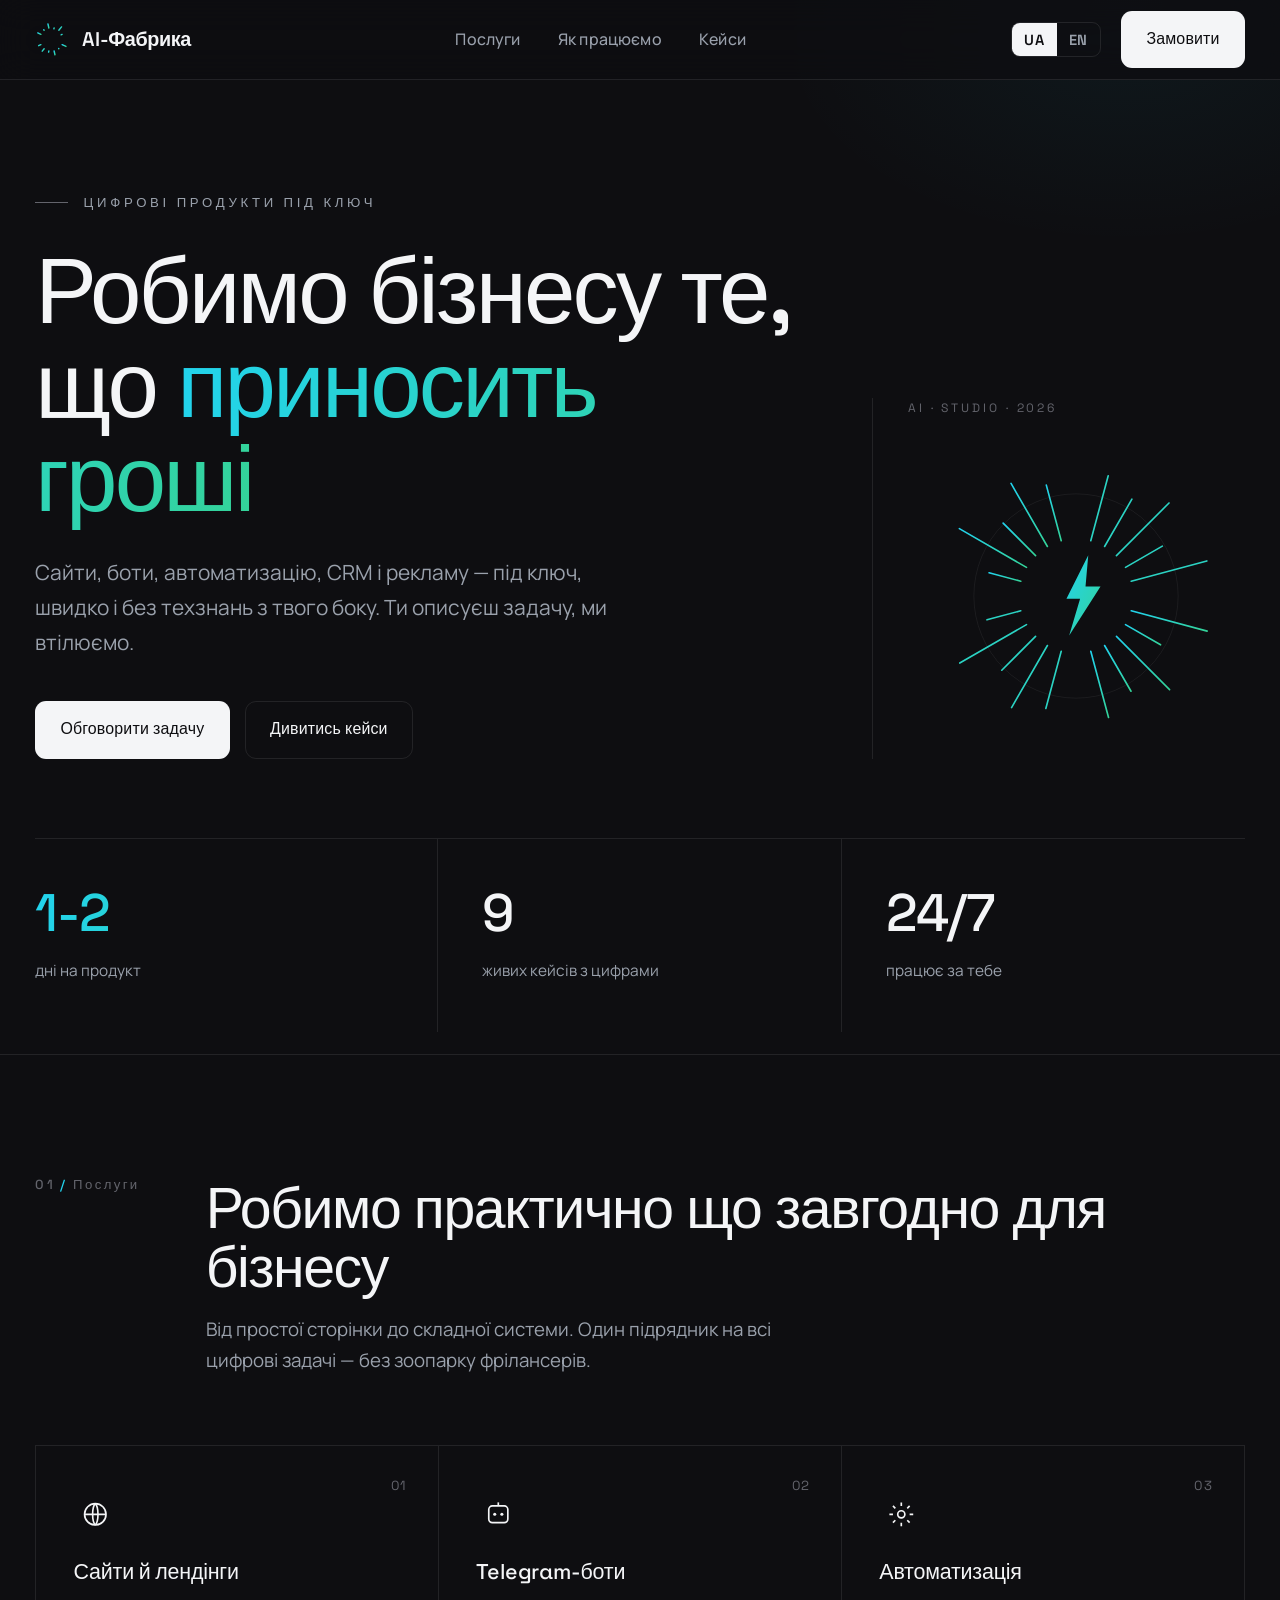
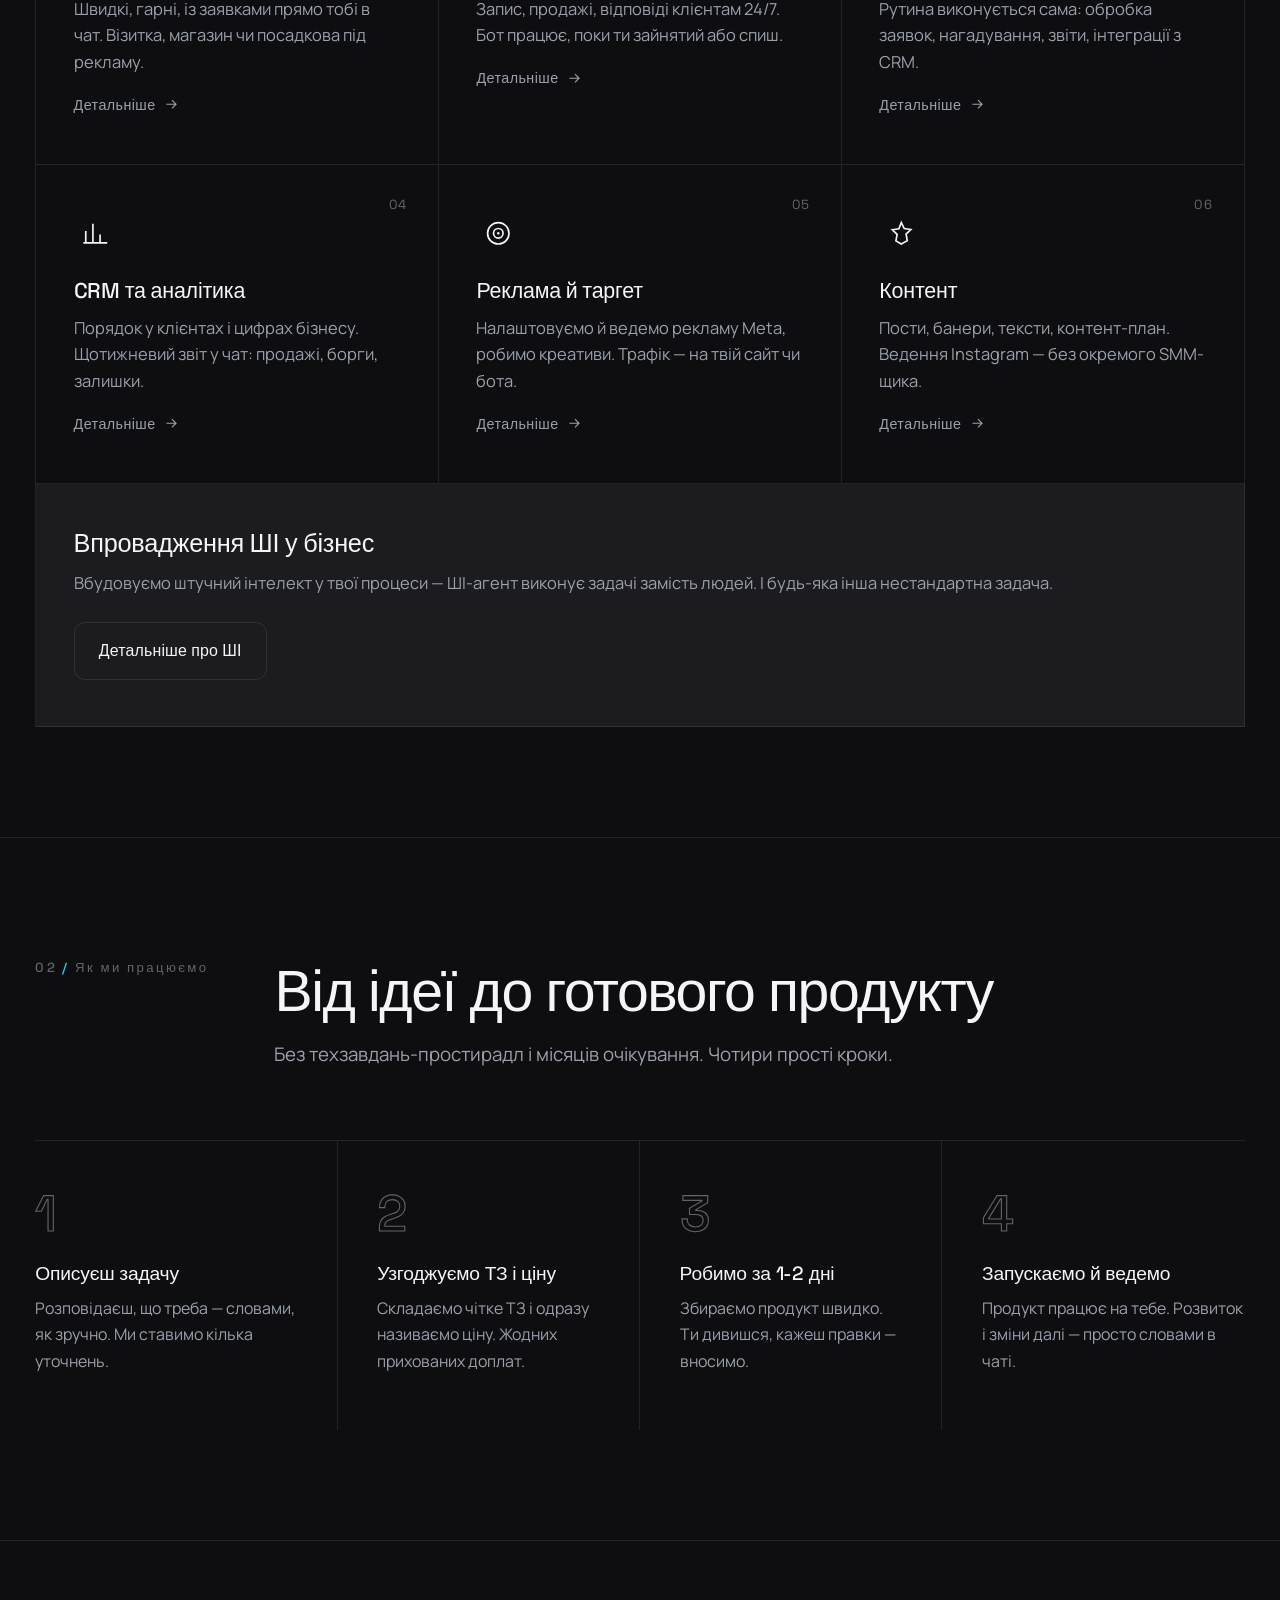
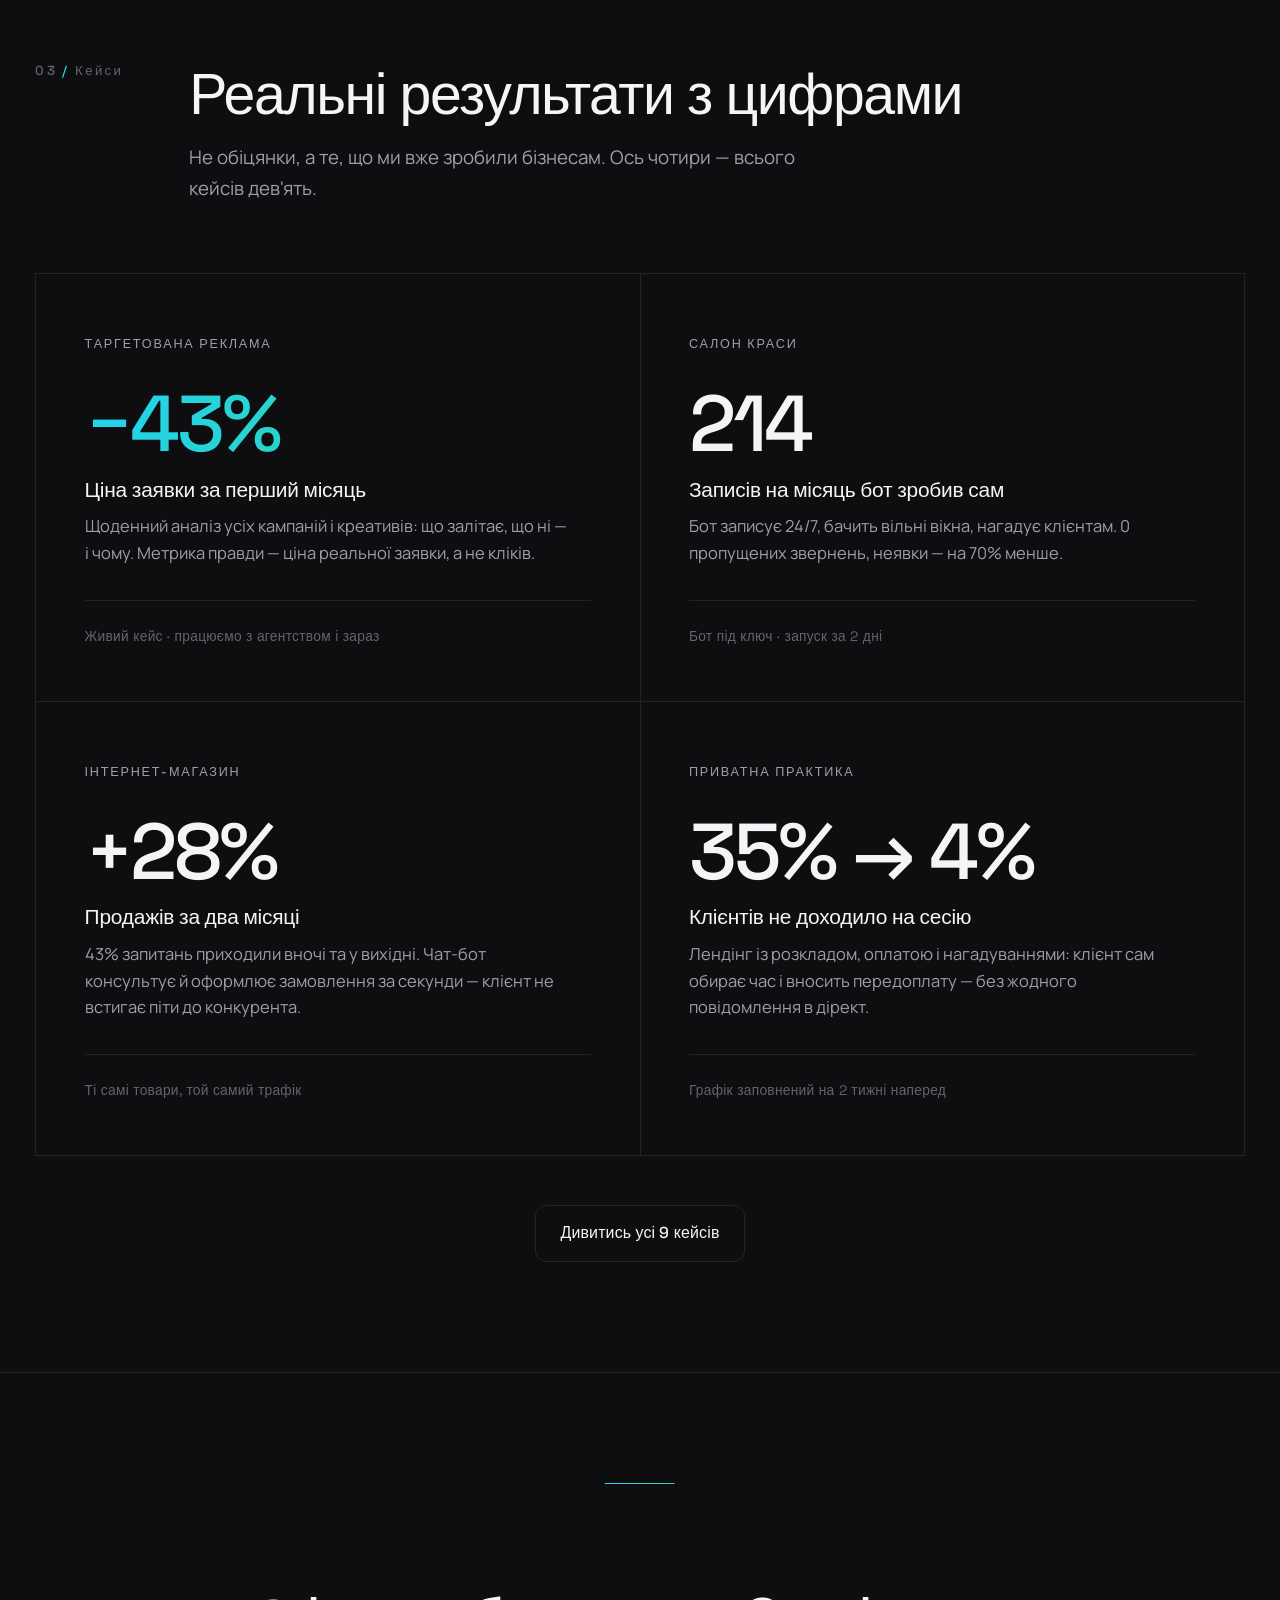
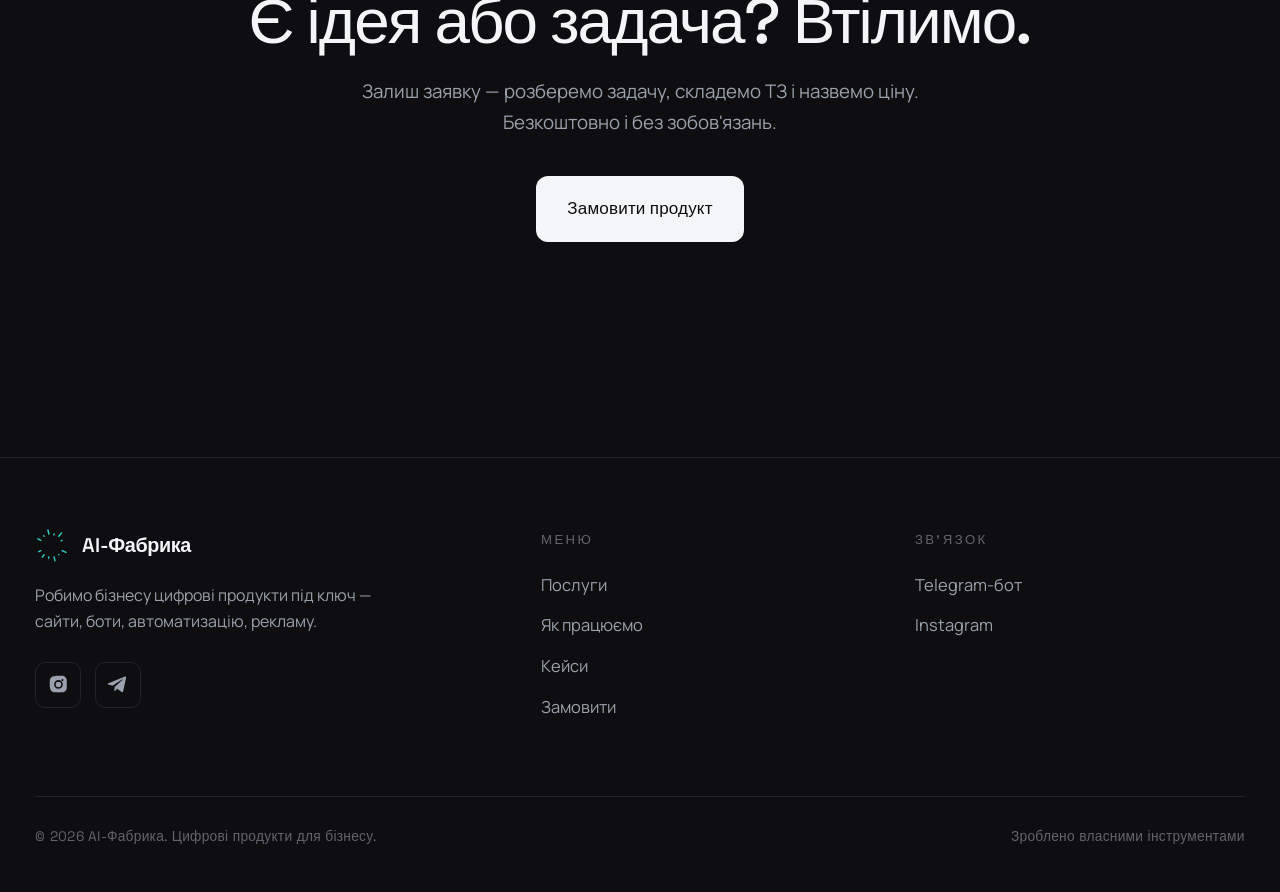
<file: index.html>
<!DOCTYPE html>
<html lang="uk">
<head>
<meta charset="UTF-8">
<meta name="viewport" content="width=device-width, initial-scale=1.0">
<title>AI-Фабрика — цифрові продукти для бізнесу під ключ</title>
<meta name="description" content="AI-Фабрика робить бізнесу сайти, ботів, автоматизацію, CRM та рекламу під ключ — швидко і без техзнань. Живі кейси з цифрами.">
<meta property="og:title" content="AI-Фабрика — цифрові продукти для бізнесу під ключ">
<meta property="og:description" content="Сайти, боти, автоматизація, CRM, реклама — під ключ за 1-2 дні. Живі кейси.">
<meta property="og:type" content="website">
<link rel="preconnect" href="https://fonts.googleapis.com">
<link rel="preconnect" href="https://fonts.gstatic.com" crossorigin>
<link href="https://fonts.googleapis.com/css2?family=Space+Grotesk:wght@400;500;600;700&family=Manrope:wght@400;500;600;700;800&display=swap" rel="stylesheet">
<link rel="stylesheet" href="assets/style.css">
</head>
<body>
<!-- градиент для иконок и signature -->
<svg width="0" height="0" style="position:absolute"><defs>
  <linearGradient id="g1" x1="0" y1="0" x2="1" y2="1">
    <stop offset="0" stop-color="#22D3EE"/><stop offset="1" stop-color="#34D399"/>
  </linearGradient></defs></svg>

<header>
  <div class="wrap nav">
    <a href="index.html" class="brand">
      <svg class="logo" viewBox="0 0 420 420" aria-hidden="true">
        <g class="spark-rot"><g id="navspark" fill="none" stroke="url(#g1)"></g></g>
      </svg>
      <span>AI-Фабрика</span>
    </a>
    <nav class="menu">
      <a href="services.html" data-i="m_serv">Послуги</a>
      <a href="index.html#process" data-i="m_proc">Як працюємо</a>
      <a href="cases.html" data-i="m_cases">Кейси</a>
    </nav>
    <div class="nav-right">
      <div class="lang">
        <button data-lang="uk" class="on">UA</button>
        <button data-lang="en">EN</button>
      </div>
      <a href="order.html" class="btn btn-primary"><span data-i="m_order">Замовити</span></a>
      <button class="burger" aria-label="menu">☰</button>
    </div>
  </div>
</header>

<main id="top">
  <!-- HERO -->
  <section class="hero">
    <div class="wrap">
      <div class="hero-grid">
        <div>
          <span class="eyebrow" data-i="hero_eyebrow">Цифрові продукти під ключ</span>
          <h1 data-i="hero_h1">Робимо бізнесу те, що <span class="grad">приносить гроші</span></h1>
          <p class="lead" data-i="hero_lead">Сайти, боти, автоматизацію, CRM і рекламу — під ключ, швидко і без техзнань з твого боку. Ти описуєш задачу, ми втілюємо.</p>
          <div class="hero-cta">
            <a href="order.html" class="btn btn-primary"><span data-i="hero_cta1">Обговорити задачу</span></a>
            <a href="cases.html" class="btn btn-ghost" data-i="hero_cta2">Дивитись кейси</a>
          </div>
        </div>
        <div class="hero-side">
          <div class="side-label">AI · Studio · 2026</div>
          <div class="spark-stage">
            <div class="spark">
              <svg viewBox="0 0 420 420" aria-hidden="true">
                <circle cx="210" cy="210" r="150" fill="none" stroke="var(--line)" stroke-width="1"/>
                <g class="spark-rot" id="bigspark" fill="none" stroke="url(#g1)"></g>
                <path class="bolt" d="M228 150 L196 214 L216 214 L200 268 L246 196 L224 196 Z" fill="url(#g1)"/>
              </svg>
            </div>
          </div>
        </div>
      </div>
      <div class="trust">
        <div><b class="grad">1-2</b><span data-i="t1">дні на продукт</span></div>
        <div><b>9</b><span data-i="t2">живих кейсів з цифрами</span></div>
        <div><b>24/7</b><span data-i="t3">працює за тебе</span></div>
      </div>
    </div>
  </section>

  <!-- SERVICES -->
  <section id="services" class="block">
    <div class="wrap">
      <div class="sec-head reveal">
        <span class="sec-num">01 <i>/</i> <span data-i="s_eyebrow">Послуги</span></span>
        <div class="sec-head-inner">
          <h2 data-i="s_h2">Робимо практично що завгодно для бізнесу</h2>
          <p data-i="s_p">Від простої сторінки до складної системи. Один підрядник на всі цифрові задачі — без зоопарку фрілансерів.</p>
        </div>
      </div>
      <div class="serv reveal">
        <a class="card" href="service-site.html"><span class="idx">01</span><div class="ic"><svg viewBox="0 0 24 24"><circle cx="12" cy="12" r="9"/><path d="M3 12h18M12 3c3 3 3 15 0 18M12 3c-3 3-3 15 0 18"/></svg></div><h3 data-i="sv1_h">Сайти й лендінги</h3><p data-i="sv1_p">Швидкі, гарні, із заявками прямо тобі в чат. Візитка, магазин чи посадкова під рекламу.</p><span class="svc-go"><span data-i="more">Детальніше</span> <svg viewBox="0 0 24 24"><path d="M5 12h14M13 6l6 6-6 6"/></svg></span></a>
        <a class="card" href="service-bots.html"><span class="idx">02</span><div class="ic"><svg viewBox="0 0 24 24"><rect x="4" y="5" width="16" height="14" rx="3"/><circle cx="9" cy="12" r="1.3" fill="currentColor" stroke="none"/><circle cx="15" cy="12" r="1.3" fill="currentColor" stroke="none"/><path d="M12 5V2"/></svg></div><h3 data-i="sv2_h">Telegram-боти</h3><p data-i="sv2_p">Запис, продажі, відповіді клієнтам 24/7. Бот працює, поки ти зайнятий або спиш.</p><span class="svc-go"><span data-i="more">Детальніше</span> <svg viewBox="0 0 24 24"><path d="M5 12h14M13 6l6 6-6 6"/></svg></span></a>
        <a class="card" href="service-automation.html"><span class="idx">03</span><div class="ic"><svg viewBox="0 0 24 24"><circle cx="12" cy="12" r="3"/><path d="M12 2v3M12 19v3M2 12h3M19 12h3M5 5l2 2M17 17l2 2M19 5l-2 2M7 17l-2 2"/></svg></div><h3 data-i="sv3_h">Автоматизація</h3><p data-i="sv3_p">Рутина виконується сама: обробка заявок, нагадування, звіти, інтеграції з CRM.</p><span class="svc-go"><span data-i="more">Детальніше</span> <svg viewBox="0 0 24 24"><path d="M5 12h14M13 6l6 6-6 6"/></svg></span></a>
        <a class="card" href="service-crm.html"><span class="idx">04</span><div class="ic"><svg viewBox="0 0 24 24"><path d="M4 20V10M10 20V4M16 20v-7M22 20H2"/></svg></div><h3 data-i="sv4_h">CRM та аналітика</h3><p data-i="sv4_p">Порядок у клієнтах і цифрах бізнесу. Щотижневий звіт у чат: продажі, борги, залишки.</p><span class="svc-go"><span data-i="more">Детальніше</span> <svg viewBox="0 0 24 24"><path d="M5 12h14M13 6l6 6-6 6"/></svg></span></a>
        <a class="card" href="service-ads.html"><span class="idx">05</span><div class="ic"><svg viewBox="0 0 24 24"><circle cx="12" cy="12" r="9"/><circle cx="12" cy="12" r="4"/><circle cx="12" cy="12" r="1" fill="currentColor" stroke="none"/></svg></div><h3 data-i="sv5_h">Реклама й таргет</h3><p data-i="sv5_p">Налаштовуємо й ведемо рекламу Meta, робимо креативи. Трафік — на твій сайт чи бота.</p><span class="svc-go"><span data-i="more">Детальніше</span> <svg viewBox="0 0 24 24"><path d="M5 12h14M13 6l6 6-6 6"/></svg></span></a>
        <a class="card" href="service-content.html"><span class="idx">06</span><div class="ic"><svg viewBox="0 0 24 24"><path d="M12 3l2.5 5 5.5.8-4 3.9 1 5.5L12 21l-4.5-2.6 1-5.5-4-3.9 5.5-.8z"/></svg></div><h3 data-i="sv6_h">Контент</h3><p data-i="sv6_p">Пости, банери, тексти, контент-план. Ведення Instagram — без окремого SMM-щика.</p><span class="svc-go"><span data-i="more">Детальніше</span> <svg viewBox="0 0 24 24"><path d="M5 12h14M13 6l6 6-6 6"/></svg></span></a>
        <a class="card wide" href="service-ai.html"><div><h3 data-i="sv7_h">Впровадження ШІ у бізнес</h3><p data-i="sv7_p">Вбудовуємо штучний інтелект у твої процеси — ШІ-агент виконує задачі замість людей. І будь-яка інша нестандартна задача.</p></div><span class="btn btn-ghost" data-i="sv7_cta">Детальніше про ШІ</span></a>
      </div>
    </div>
  </section>

  <!-- PROCESS -->
  <section id="process" class="block">
    <div class="wrap">
      <div class="sec-head reveal">
        <span class="sec-num">02 <i>/</i> <span data-i="p_eyebrow">Як ми працюємо</span></span>
        <div class="sec-head-inner">
          <h2 data-i="p_h2">Від ідеї до готового продукту</h2>
          <p data-i="p_p">Без техзавдань-простирадл і місяців очікування. Чотири прості кроки.</p>
        </div>
      </div>
      <div class="steps reveal">
        <div class="step"><div class="n">1</div><h3 data-i="st1_h">Описуєш задачу</h3><p data-i="st1_p">Розповідаєш, що треба — словами, як зручно. Ми ставимо кілька уточнень.</p></div>
        <div class="step"><div class="n">2</div><h3 data-i="st2_h">Узгоджуємо ТЗ і ціну</h3><p data-i="st2_p">Складаємо чітке ТЗ і одразу називаємо ціну. Жодних прихованих доплат.</p></div>
        <div class="step"><div class="n">3</div><h3 data-i="st3_h">Робимо за 1-2 дні</h3><p data-i="st3_p">Збираємо продукт швидко. Ти дивишся, кажеш правки — вносимо.</p></div>
        <div class="step"><div class="n">4</div><h3 data-i="st4_h">Запускаємо й ведемо</h3><p data-i="st4_p">Продукт працює на тебе. Розвиток і зміни далі — просто словами в чаті.</p></div>
      </div>
    </div>
  </section>

  <!-- CASES (компакт, топ-4) -->
  <section id="cases" class="block">
    <div class="wrap">
      <div class="sec-head reveal">
        <span class="sec-num">03 <i>/</i> <span data-i="c_eyebrow">Кейси</span></span>
        <div class="sec-head-inner">
          <h2 data-i="c_h2">Реальні результати з цифрами</h2>
          <p data-i="c_p">Не обіцянки, а те, що ми вже зробили бізнесам. Ось чотири — всього кейсів дев'ять.</p>
        </div>
      </div>
      <div class="cases reveal">
        <div class="case grad-num"><span class="tag" data-i="ca1_t">Таргетована реклама</span><div class="big">−43%</div><h3 data-i="ca1_h">Ціна заявки за перший місяць</h3><p data-i="ca1_p">Щоденний аналіз усіх кампаній і креативів: що залітає, що ні — і чому. Метрика правди — ціна реальної заявки, а не кліків.</p><div class="foot" data-i="ca1_f">Живий кейс · працюємо з агентством і зараз</div></div>
        <div class="case"><span class="tag" data-i="ca2_t">Салон краси</span><div class="big">214</div><h3 data-i="ca2_h">Записів на місяць бот зробив сам</h3><p data-i="ca2_p">Бот записує 24/7, бачить вільні вікна, нагадує клієнтам. 0 пропущених звернень, неявки — на 70% менше.</p><div class="foot" data-i="ca2_f">Бот під ключ · запуск за 2 дні</div></div>
        <div class="case"><span class="tag" data-i="ca3_t">Інтернет-магазин</span><div class="big">+28%</div><h3 data-i="ca3_h">Продажів за два місяці</h3><p data-i="ca3_p">43% запитань приходили вночі та у вихідні. Чат-бот консультує й оформлює замовлення за секунди — клієнт не встигає піти до конкурента.</p><div class="foot" data-i="ca3_f">Ті самі товари, той самий трафік</div></div>
        <div class="case"><span class="tag" data-i="ca4_t">Приватна практика</span><div class="big">35% → 4%</div><h3 data-i="ca4_h">Клієнтів не доходило на сесію</h3><p data-i="ca4_p">Лендінг із розкладом, оплатою і нагадуваннями: клієнт сам обирає час і вносить передоплату — без жодного повідомлення в дірект.</p><div class="foot" data-i="ca4_f">Графік заповнений на 2 тижні наперед</div></div>
      </div>
      <div class="cases-more reveal">
        <a href="cases.html" class="btn btn-ghost" data-i="c_more">Дивитись усі 9 кейсів</a>
      </div>
    </div>
  </section>

  <!-- CTA -->
  <section class="block">
    <div class="wrap">
      <div class="cta-band reveal">
        <h2 data-i="cta_h">Є ідея або задача? Втілимо.</h2>
        <p data-i="cta_p">Залиш заявку — розберемо задачу, складемо ТЗ і назвемо ціну. Безкоштовно і без зобов'язань.</p>
        <a href="order.html" class="btn btn-primary btn-lg"><span data-i="cta_btn">Замовити продукт</span></a>
      </div>
    </div>
  </section>
</main>

<footer>
  <div class="wrap">
    <div class="foot-grid">
      <div class="foot-brand">
        <div class="brand"><svg class="logo" viewBox="0 0 420 420" aria-hidden="true"><g id="footspark" fill="none" stroke="url(#g1)"></g></svg><span>AI-Фабрика</span></div>
        <p data-i="f_desc">Робимо бізнесу цифрові продукти під ключ — сайти, боти, автоматизацію, рекламу.</p>
        <div class="socials">
          <a href="https://www.instagram.com/fabrika_ai_/" aria-label="Instagram" target="_blank" rel="noopener"><svg viewBox="0 0 24 24"><path d="M12 2c2.7 0 3 0 4.1.1 1 0 1.7.2 2.3.5.6.2 1.1.5 1.6 1s.8 1 1 1.6c.3.6.5 1.3.5 2.3.1 1.1.1 1.4.1 4.1s0 3-.1 4.1c0 1-.2 1.7-.5 2.3-.2.6-.5 1.1-1 1.6s-1 .8-1.6 1c-.6.3-1.3.5-2.3.5-1.1.1-1.4.1-4.1.1s-3 0-4.1-.1c-1 0-1.7-.2-2.3-.5-.6-.2-1.1-.5-1.6-1s-.8-1-1-1.6c-.3-.6-.5-1.3-.5-2.3C2 15 2 14.7 2 12s0-3 .1-4.1c0-1 .2-1.7.5-2.3.2-.6.5-1.1 1-1.6s1-.8 1.6-1c.6-.3 1.3-.5 2.3-.5C9 2 9.3 2 12 2zm0 5a5 5 0 100 10 5 5 0 000-10zm0 8.2a3.2 3.2 0 110-6.4 3.2 3.2 0 010 6.4zM17.8 7a1.2 1.2 0 10-2.4 0 1.2 1.2 0 002.4 0z"/></svg></a>
          <a href="https://t.me/ai_fabryka_bot" aria-label="Telegram" target="_blank" rel="noopener"><svg viewBox="0 0 24 24"><path d="M21.9 4.3l-3.3 15.5c-.2 1.1-.9 1.4-1.8.9l-5-3.7-2.4 2.3c-.3.3-.5.5-1 .5l.4-5 9.1-8.2c.4-.4-.1-.6-.6-.2L6.3 13.5l-4.8-1.5c-1-.3-1-1 .2-1.5L20.6 3c.9-.3 1.6.2 1.3 1.3z"/></svg></a>
        </div>
      </div>
      <div class="foot-col">
        <h4 data-i="f_c1">Меню</h4>
        <a href="services.html" data-i="m_serv">Послуги</a>
        <a href="index.html#process" data-i="m_proc">Як працюємо</a>
        <a href="cases.html" data-i="m_cases">Кейси</a>
        <a href="order.html" data-i="m_order">Замовити</a>
      </div>
      <div class="foot-col">
        <h4 data-i="f_c2">Звʼязок</h4>
        <a href="https://t.me/ai_fabryka_bot" target="_blank" rel="noopener">Telegram-бот</a>
        <a href="https://www.instagram.com/fabrika_ai_/" target="_blank" rel="noopener">Instagram</a>
      </div>
    </div>
    <div class="copy">
      <span data-i="f_copy">© 2026 AI-Фабрика. Цифрові продукти для бізнесу.</span>
      <span data-i="f_made">Зроблено власними інструментами</span>
    </div>
  </div>
</footer>

<script>
window.I18N={
 en:{
  m_serv:"Services",m_proc:"How we work",m_cases:"Cases",m_order:"Order",
  hero_eyebrow:"Digital products, done for you",hero_h1:'We build what <span class="grad">makes money</span> for your business',
  hero_lead:"Websites, bots, automation, CRM and ads — turnkey, fast, with zero tech work on your side. You describe the task, we ship it.",
  hero_cta1:"Discuss a task",hero_cta2:"See cases",t1:"days per product",t2:"live cases with numbers",t3:"works for you",
  s_eyebrow:"Services",s_h2:"We build almost anything for business",s_p:"From a simple page to a complex system. One contractor for all digital tasks — no zoo of freelancers.",
  sv1_h:"Websites & landings",sv1_p:"Fast, sharp, with leads straight to your chat. A card site, a store, or a landing under ads.",
  sv2_h:"Telegram bots",sv2_p:"Booking, sales, 24/7 replies. The bot works while you're busy or asleep.",
  sv3_h:"Automation",sv3_p:"Routine runs itself: lead handling, reminders, reports, CRM integrations.",
  sv4_h:"CRM & analytics",sv4_p:"Order in your clients and numbers. A weekly report in chat: sales, debts, stock.",
  sv5_h:"Ads & targeting",sv5_p:"We set up and run Meta ads, make creatives. Traffic to your site or bot.",
  sv6_h:"Content",sv6_p:"Posts, banners, copy, content plan. Instagram managed — without a separate SMM.",
  sv7_h:"AI integration for business",sv7_p:"We embed artificial intelligence into your processes — an AI agent does the work instead of people. Plus any other non-standard task.",sv7_cta:"More about AI",more:"Learn more",
  p_eyebrow:"How we work",p_h2:"From idea to a finished product",p_p:"No wall-of-text specs and no months of waiting. Four simple steps.",
  st1_h:"Describe the task",st1_p:"Tell us what you need — in plain words. We ask a few clarifying questions.",
  st2_h:"Agree the spec & price",st2_p:"We draft a clear spec and name the price right away. No hidden fees.",
  st3_h:"Built in 1-2 days",st3_p:"We assemble the product fast. You review, request edits — we apply them.",
  st4_h:"Launch & support",st4_p:"The product works for you. Further changes — just in words, in chat.",
  c_eyebrow:"Cases",c_h2:"Real results, with numbers",c_p:"Not promises — what we've already done for businesses. Four here — nine in total.",
  ca1_t:"Targeted ads",ca1_h:"Cost per lead in the first month",ca1_p:"Daily analysis of all campaigns and creatives: what works, what doesn't — and why. The metric of truth is the cost of a real lead, not clicks.",ca1_f:"Live case · still running with the agency",
  ca2_t:"Beauty salon",ca2_h:"Bookings a month the bot made itself",ca2_p:"The bot books 24/7, sees free slots, reminds clients. 0 missed requests, no-shows down 70%.",ca2_f:"Turnkey bot · launched in 2 days",
  ca3_t:"Online store",ca3_h:"Sales over two months",ca3_p:"43% of questions came at night and weekends. The chat-bot consults and places orders in seconds — the client doesn't leave for a competitor.",ca3_f:"Same products, same traffic",
  ca4_t:"Private practice",ca4_h:"Clients no longer skipping sessions",ca4_p:"A landing with a schedule, payment and reminders: the client picks a time and prepays — without a single DM.",ca4_f:"Calendar booked 2 weeks ahead",
  c_more:"See all 9 cases",
  cta_h:"Got an idea or a task? We'll build it.",cta_p:"Leave a request — we'll scope the task, draft a spec and name the price. Free, no strings.",cta_btn:"Order a product",
  f_desc:"We build turnkey digital products for business — websites, bots, automation, ads.",f_c1:"Menu",f_c2:"Contact",
  f_copy:"© 2026 AI-Fabryka. Digital products for business.",f_made:"Built with our own tools"
 }
};
</script>
<script src="assets/app.js" defer></script>
</body>
</html>
</file>
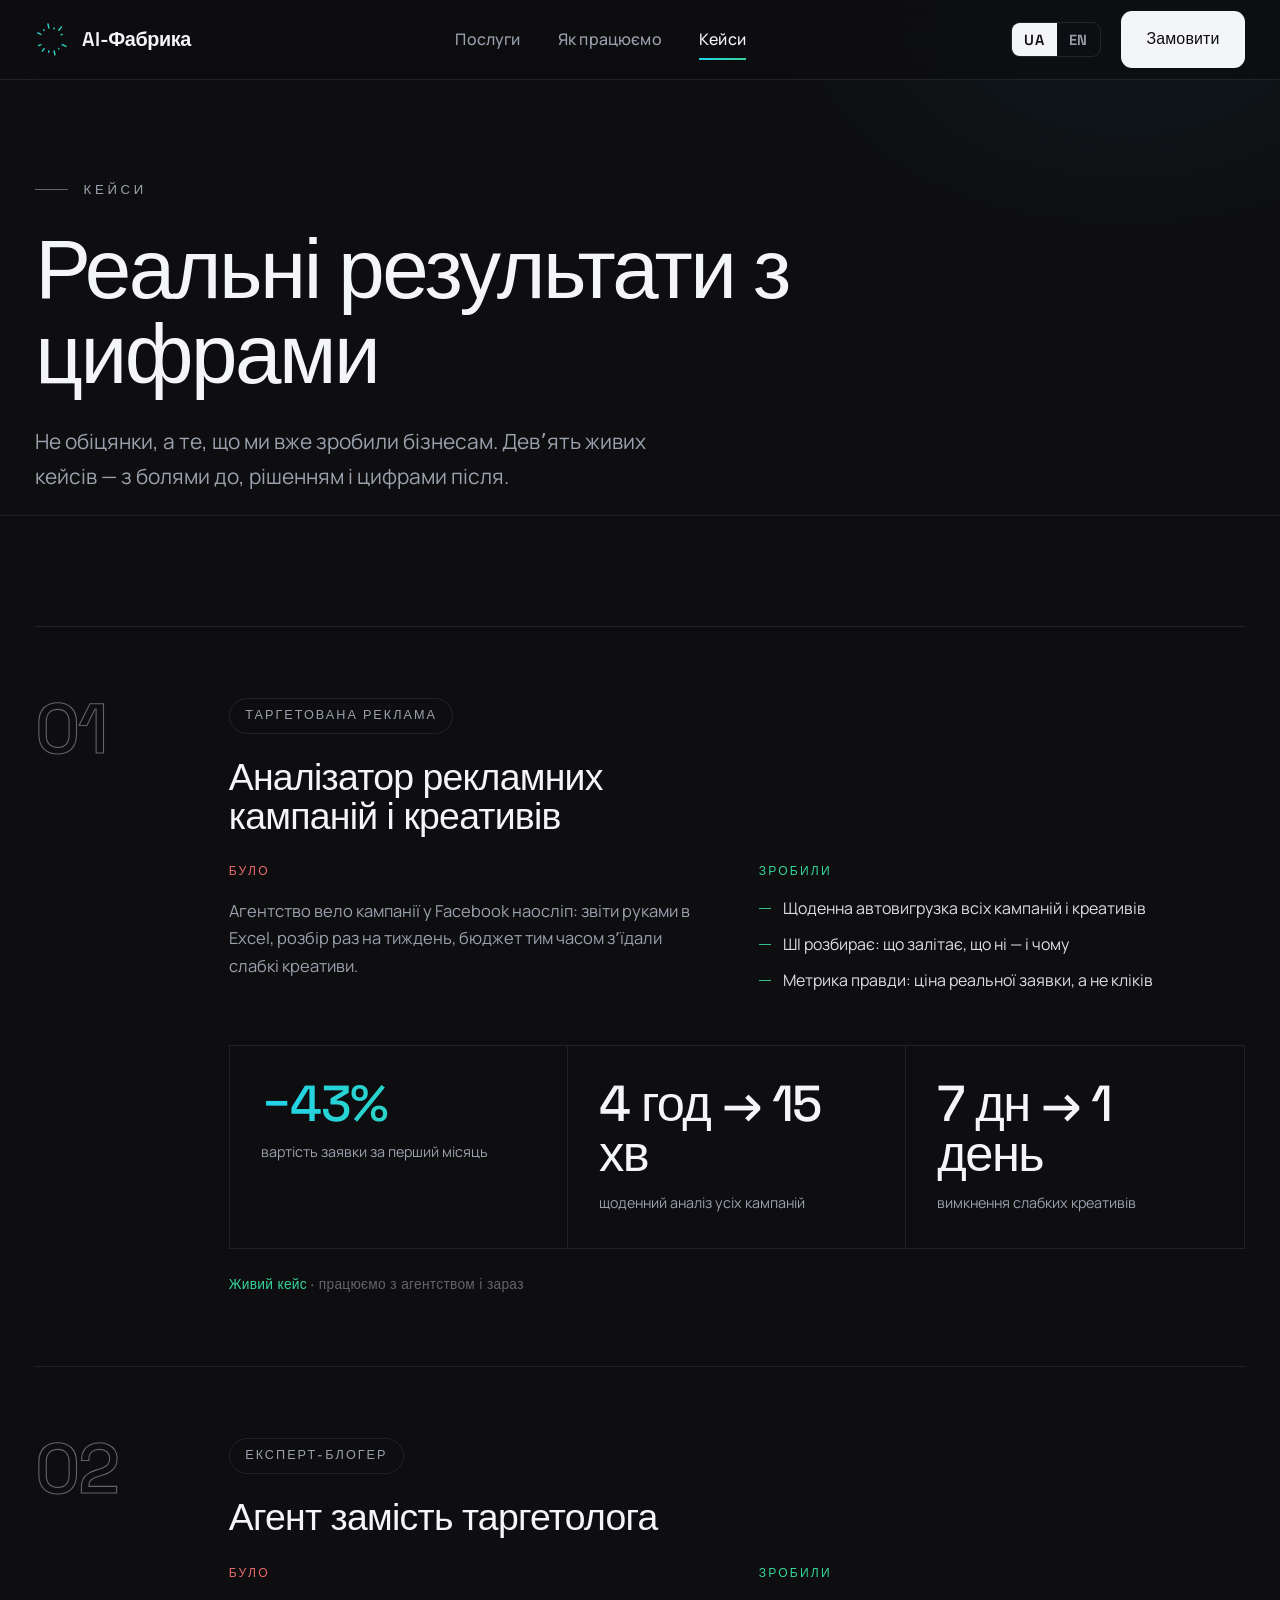
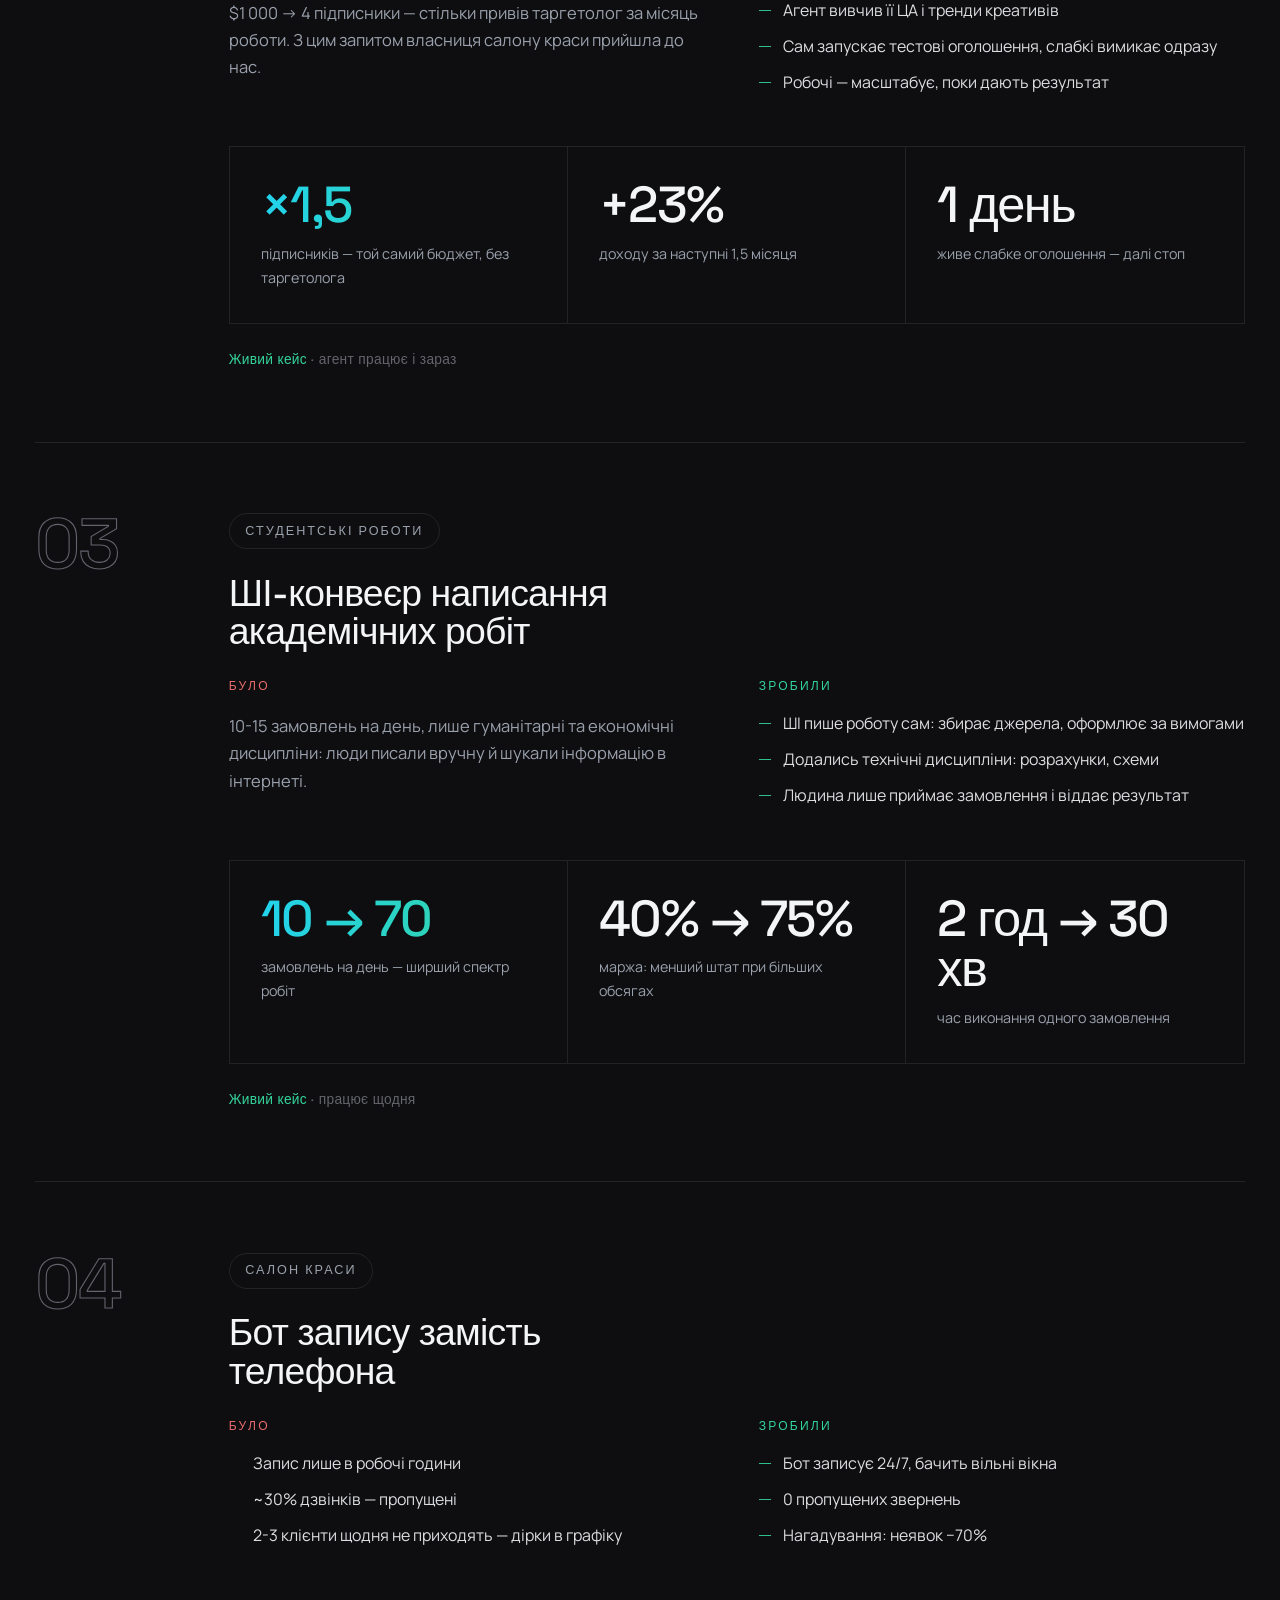
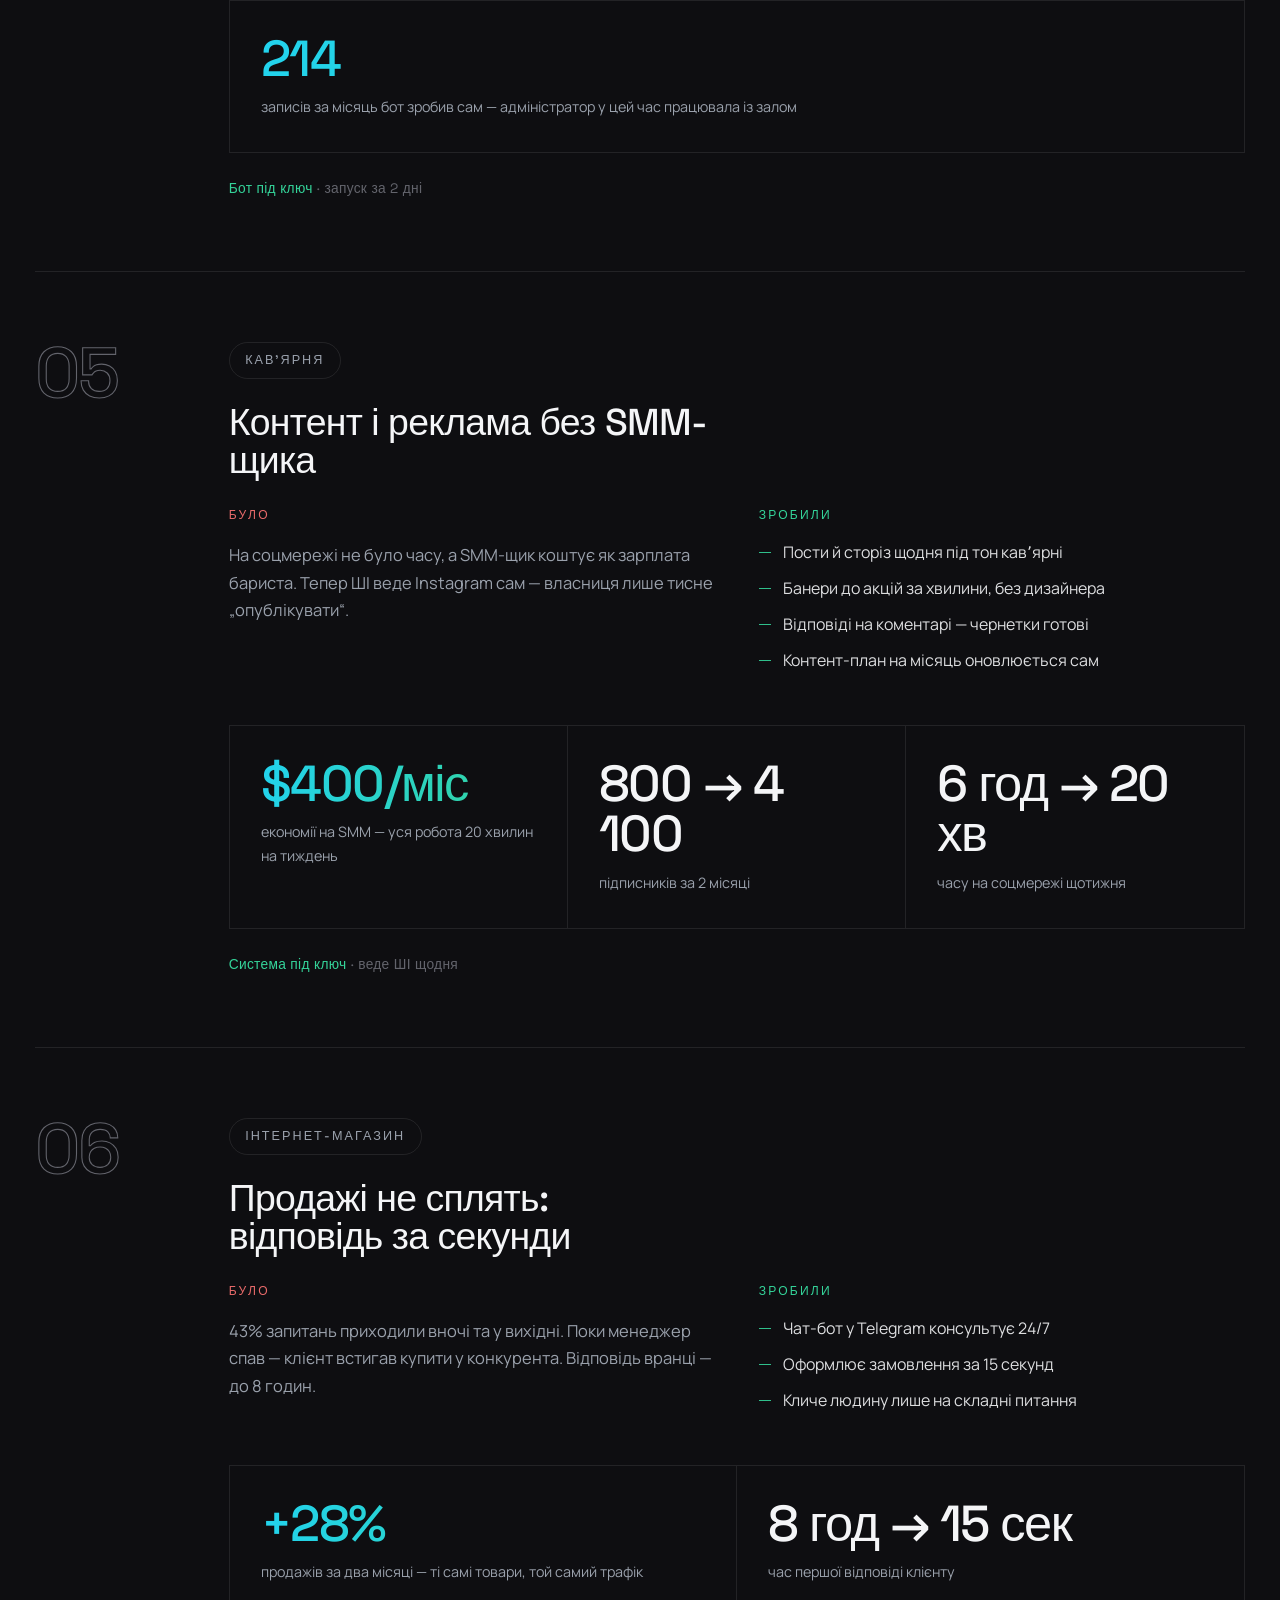
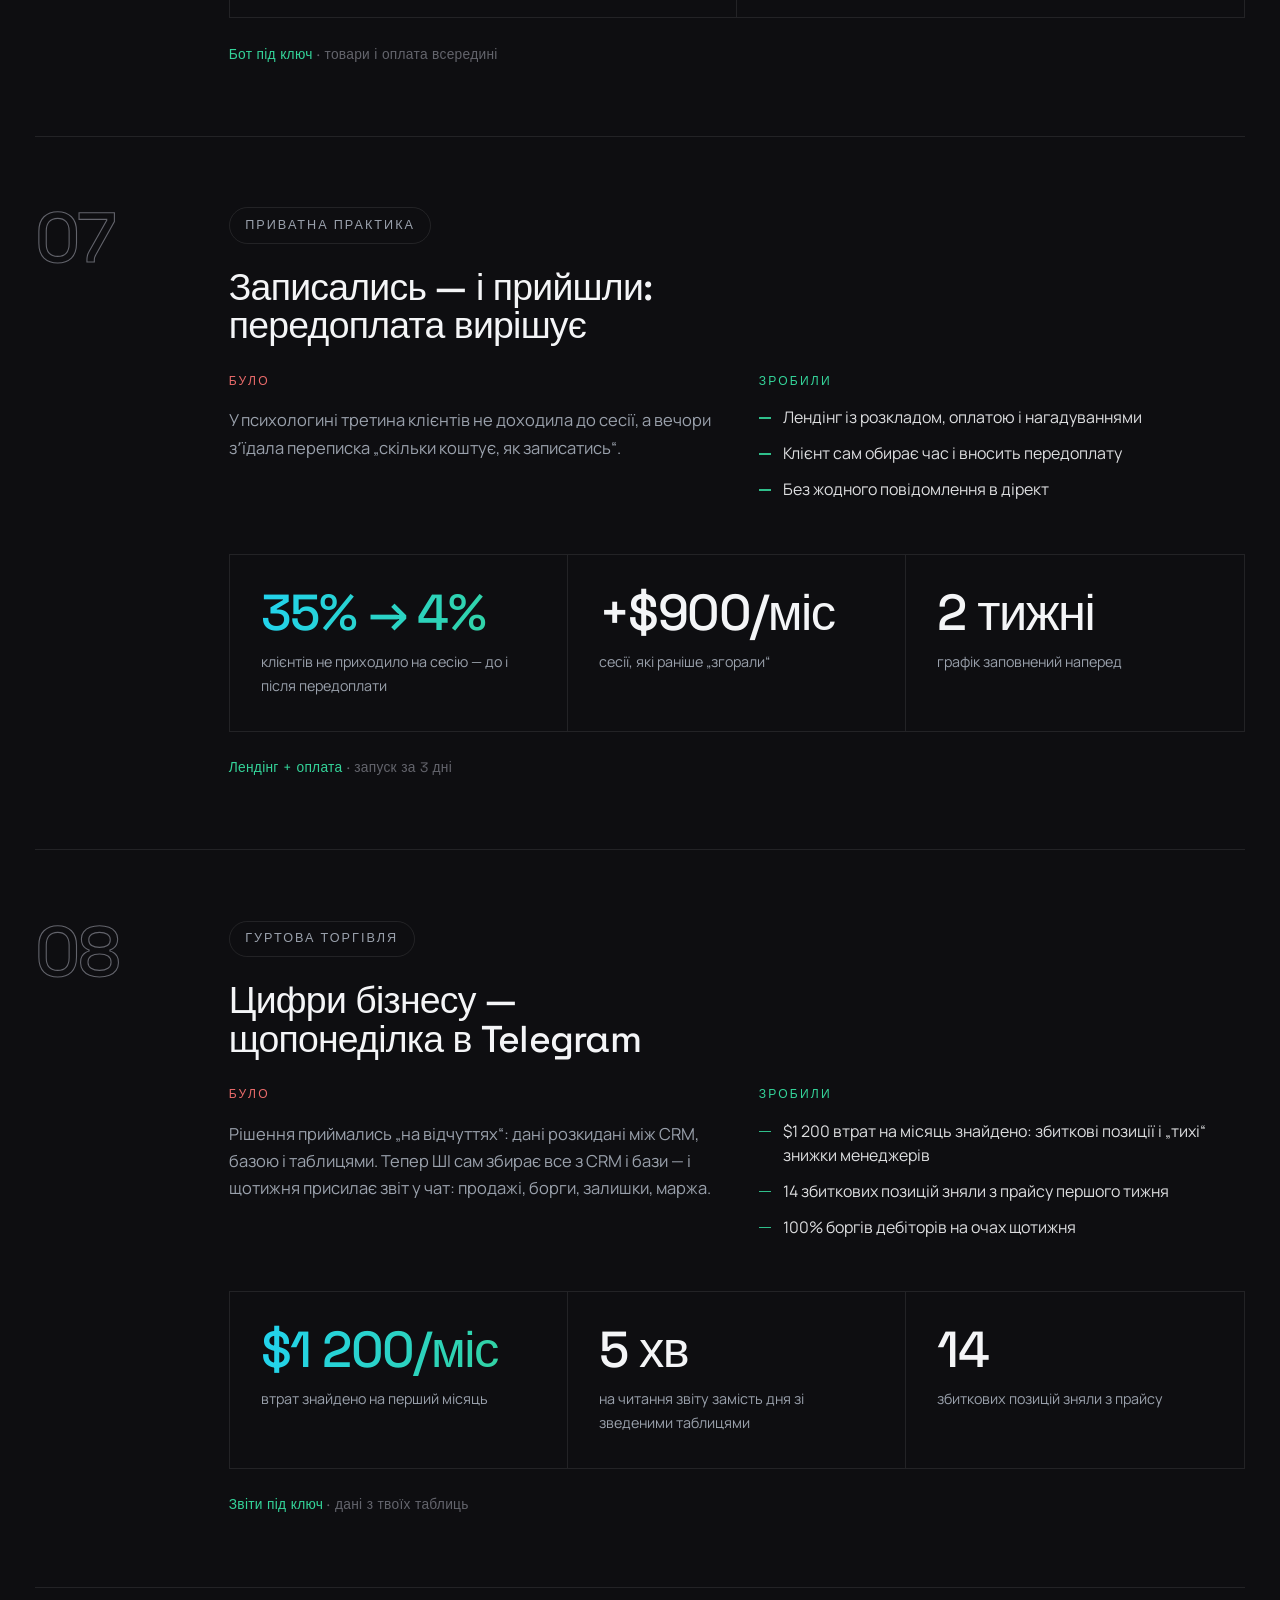
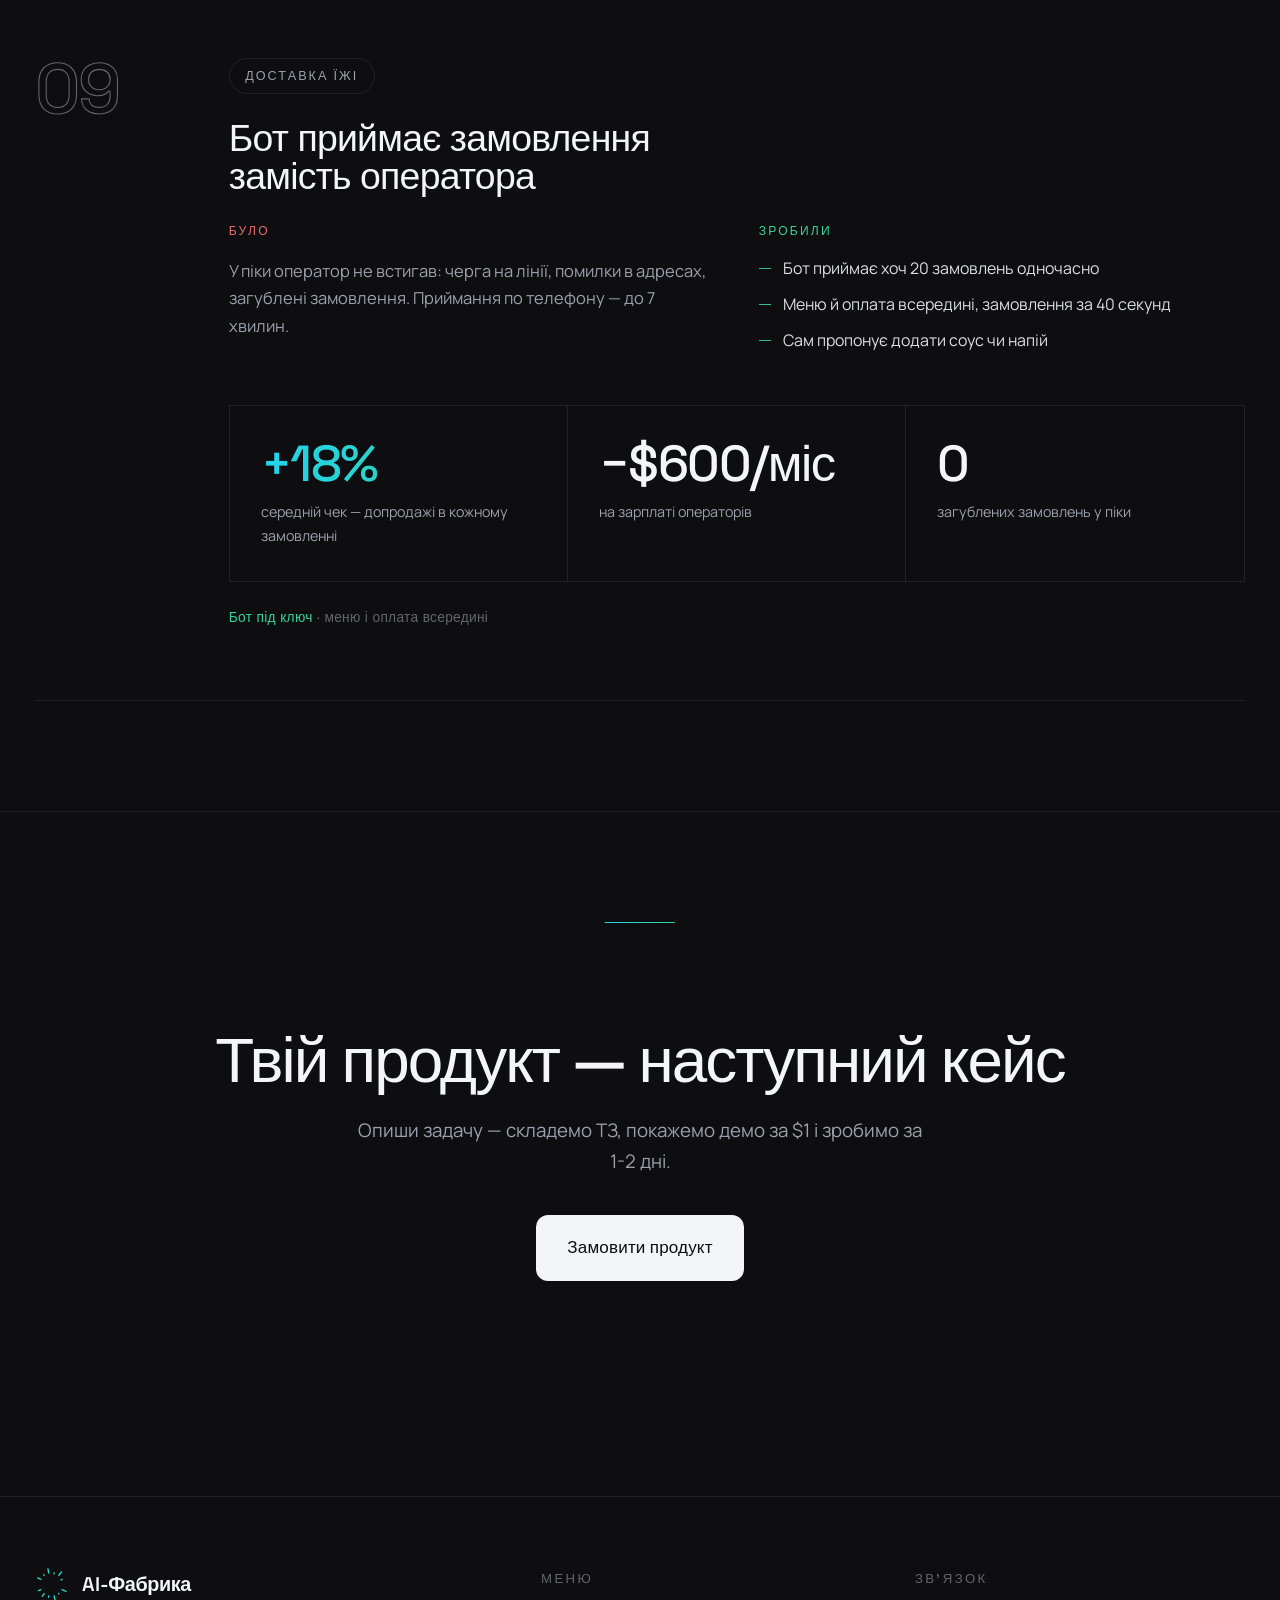
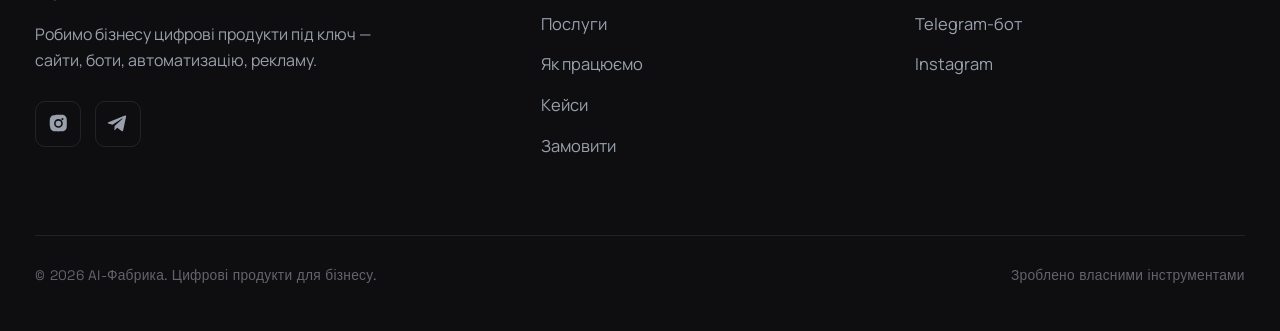
<file: cases.html>
<!DOCTYPE html>
<html lang="uk">
<head>
<meta charset="UTF-8">
<meta name="viewport" content="width=device-width, initial-scale=1.0">
<title>Кейси — AI-Фабрика · реальні результати з цифрами</title>
<meta name="description" content="Девʼять живих кейсів AI-Фабрики: з болями до, рішенням і цифрами після. Реклама, боти, автоматизація, сайти, контент для бізнесу.">
<meta property="og:title" content="Кейси AI-Фабрики — реальні результати з цифрами">
<meta property="og:description" content="Девʼять живих кейсів: з болями до, рішенням і цифрами після.">
<meta property="og:type" content="website">
<link rel="preconnect" href="https://fonts.googleapis.com">
<link rel="preconnect" href="https://fonts.gstatic.com" crossorigin>
<link href="https://fonts.googleapis.com/css2?family=Space+Grotesk:wght@400;500;600;700&family=Manrope:wght@400;500;600;700;800&display=swap" rel="stylesheet">
<link rel="stylesheet" href="assets/style.css">
</head>
<body>
<!-- градиент для иконок и signature -->
<svg width="0" height="0" style="position:absolute"><defs>
  <linearGradient id="g1" x1="0" y1="0" x2="1" y2="1">
    <stop offset="0" stop-color="#22D3EE"/><stop offset="1" stop-color="#34D399"/>
  </linearGradient></defs></svg>

<header>
  <div class="wrap nav">
    <a href="index.html" class="brand">
      <svg class="logo" viewBox="0 0 420 420" aria-hidden="true">
        <g class="spark-rot"><g id="navspark" fill="none" stroke="url(#g1)"></g></g>
      </svg>
      <span>AI-Фабрика</span>
    </a>
    <nav class="menu">
      <a href="services.html" data-i="m_serv">Послуги</a>
      <a href="index.html#process" data-i="m_proc">Як працюємо</a>
      <a href="cases.html" class="active" data-i="m_cases">Кейси</a>
    </nav>
    <div class="nav-right">
      <div class="lang">
        <button data-lang="uk" class="on">UA</button>
        <button data-lang="en">EN</button>
      </div>
      <a href="order.html" class="btn btn-primary"><span data-i="m_order">Замовити</span></a>
      <button class="burger" aria-label="menu">☰</button>
    </div>
  </div>
</header>

<main id="top">
  <!-- HERO -->
  <section class="page-hero">
    <div class="wrap">
      <div class="reveal">
        <span class="eyebrow" data-i="ph_eyebrow">Кейси</span>
        <h1 data-i="ph_h1">Реальні результати з цифрами</h1>
        <p class="lead" data-i="ph_lead">Не обіцянки, а те, що ми вже зробили бізнесам. Девʼять живих кейсів — з болями до, рішенням і цифрами після.</p>
      </div>
    </div>
  </section>

  <!-- CASES -->
  <section class="block">
    <div class="wrap">
      <div class="case-grid">

        <!-- 01 -->
        <div class="cx reveal">
          <div class="cx-num">01</div>
          <div class="cx-body">
            <span class="cx-tag" data-i="c01_tag">Таргетована реклама</span>
            <h2 data-i="c01_h">Аналізатор рекламних кампаній і креативів</h2>
            <div class="cx-cols">
              <div class="cx-col was">
                <div class="lab" data-i="lab_was">Було</div>
                <p data-i="c01_was">Агентство вело кампанії у Facebook наосліп: звіти руками в Excel, розбір раз на тиждень, бюджет тим часом зʼїдали слабкі креативи.</p>
              </div>
              <div class="cx-col did">
                <div class="lab" data-i="lab_did">Зробили</div>
                <ul>
                  <li data-i="c01_did1">Щоденна автовигрузка всіх кампаній і креативів</li>
                  <li data-i="c01_did2">ШІ розбирає: що залітає, що ні — і чому</li>
                  <li data-i="c01_did3">Метрика правди: ціна реальної заявки, а не кліків</li>
                </ul>
              </div>
            </div>
            <div class="cx-metrics">
              <div><div class="hero-num grad">−43%</div><span data-i="c01_m1">вартість заявки за перший місяць</span></div>
              <div><div class="hero-num">4 год → 15 хв</div><span data-i="c01_m2">щоденний аналіз усіх кампаній</span></div>
              <div><div class="hero-num">7 дн → 1 день</div><span data-i="c01_m3">вимкнення слабких креативів</span></div>
            </div>
            <div class="cx-foot"><i data-i="c01_foot_i">Живий кейс</i> · <span data-i="c01_foot">працюємо з агентством і зараз</span></div>
          </div>
        </div>

        <!-- 02 -->
        <div class="cx reveal">
          <div class="cx-num">02</div>
          <div class="cx-body">
            <span class="cx-tag" data-i="c02_tag">Експерт-блогер</span>
            <h2 data-i="c02_h">Агент замість таргетолога</h2>
            <div class="cx-cols">
              <div class="cx-col was">
                <div class="lab" data-i="lab_was">Було</div>
                <p data-i="c02_was">$1 000 → 4 підписники — стільки привів таргетолог за місяць роботи. З цим запитом власниця салону краси прийшла до нас.</p>
              </div>
              <div class="cx-col did">
                <div class="lab" data-i="lab_did">Зробили</div>
                <ul>
                  <li data-i="c02_did1">Агент вивчив її ЦА і тренди креативів</li>
                  <li data-i="c02_did2">Сам запускає тестові оголошення, слабкі вимикає одразу</li>
                  <li data-i="c02_did3">Робочі — масштабує, поки дають результат</li>
                </ul>
              </div>
            </div>
            <div class="cx-metrics">
              <div><div class="hero-num grad">×1,5</div><span data-i="c02_m1">підписників — той самий бюджет, без таргетолога</span></div>
              <div><div class="hero-num">+23%</div><span data-i="c02_m2">доходу за наступні 1,5 місяця</span></div>
              <div><div class="hero-num">1 день</div><span data-i="c02_m3">живе слабке оголошення — далі стоп</span></div>
            </div>
            <div class="cx-foot"><i data-i="c02_foot_i">Живий кейс</i> · <span data-i="c02_foot">агент працює і зараз</span></div>
          </div>
        </div>

        <!-- 03 -->
        <div class="cx reveal">
          <div class="cx-num">03</div>
          <div class="cx-body">
            <span class="cx-tag" data-i="c03_tag">Студентські роботи</span>
            <h2 data-i="c03_h">ШІ-конвеєр написання академічних робіт</h2>
            <div class="cx-cols">
              <div class="cx-col was">
                <div class="lab" data-i="lab_was">Було</div>
                <p data-i="c03_was">10-15 замовлень на день, лише гуманітарні та економічні дисципліни: люди писали вручну й шукали інформацію в інтернеті.</p>
              </div>
              <div class="cx-col did">
                <div class="lab" data-i="lab_did">Зробили</div>
                <ul>
                  <li data-i="c03_did1">ШІ пише роботу сам: збирає джерела, оформлює за вимогами</li>
                  <li data-i="c03_did2">Додались технічні дисципліни: розрахунки, схеми</li>
                  <li data-i="c03_did3">Людина лише приймає замовлення і віддає результат</li>
                </ul>
              </div>
            </div>
            <div class="cx-metrics">
              <div><div class="hero-num grad">10 → 70</div><span data-i="c03_m1">замовлень на день — ширший спектр робіт</span></div>
              <div><div class="hero-num">40% → 75%</div><span data-i="c03_m2">маржа: менший штат при більших обсягах</span></div>
              <div><div class="hero-num">2 год → 30 хв</div><span data-i="c03_m3">час виконання одного замовлення</span></div>
            </div>
            <div class="cx-foot"><i data-i="c03_foot_i">Живий кейс</i> · <span data-i="c03_foot">працює щодня</span></div>
          </div>
        </div>

        <!-- 04 -->
        <div class="cx reveal">
          <div class="cx-num">04</div>
          <div class="cx-body">
            <span class="cx-tag" data-i="c04_tag">Салон краси</span>
            <h2 data-i="c04_h">Бот запису замість телефона</h2>
            <div class="cx-cols">
              <div class="cx-col was">
                <div class="lab" data-i="lab_was">Було</div>
                <ul>
                  <li data-i="c04_was1">Запис лише в робочі години</li>
                  <li data-i="c04_was2">~30% дзвінків — пропущені</li>
                  <li data-i="c04_was3">2-3 клієнти щодня не приходять — дірки в графіку</li>
                </ul>
              </div>
              <div class="cx-col did">
                <div class="lab" data-i="lab_did">Зробили</div>
                <ul>
                  <li data-i="c04_did1">Бот записує 24/7, бачить вільні вікна</li>
                  <li data-i="c04_did2">0 пропущених звернень</li>
                  <li data-i="c04_did3">Нагадування: неявок −70%</li>
                </ul>
              </div>
            </div>
            <div class="cx-metrics">
              <div><div class="hero-num grad">214</div><span data-i="c04_m1">записів за місяць бот зробив сам — адміністратор у цей час працювала із залом</span></div>
            </div>
            <div class="cx-foot"><i data-i="c04_foot_i">Бот під ключ</i> · <span data-i="c04_foot">запуск за 2 дні</span></div>
          </div>
        </div>

        <!-- 05 -->
        <div class="cx reveal">
          <div class="cx-num">05</div>
          <div class="cx-body">
            <span class="cx-tag" data-i="c05_tag">Кавʼярня</span>
            <h2 data-i="c05_h">Контент і реклама без SMM-щика</h2>
            <div class="cx-cols">
              <div class="cx-col was">
                <div class="lab" data-i="lab_was">Було</div>
                <p data-i="c05_was">На соцмережі не було часу, а SMM-щик коштує як зарплата бариста. Тепер ШІ веде Instagram сам — власниця лише тисне „опублікувати“.</p>
              </div>
              <div class="cx-col did">
                <div class="lab" data-i="lab_did">Зробили</div>
                <ul>
                  <li data-i="c05_did1">Пости й сторіз щодня під тон кавʼярні</li>
                  <li data-i="c05_did2">Банери до акцій за хвилини, без дизайнера</li>
                  <li data-i="c05_did3">Відповіді на коментарі — чернетки готові</li>
                  <li data-i="c05_did4">Контент-план на місяць оновлюється сам</li>
                </ul>
              </div>
            </div>
            <div class="cx-metrics">
              <div><div class="hero-num grad">$400/міс</div><span data-i="c05_m1">економії на SMM — уся робота 20 хвилин на тиждень</span></div>
              <div><div class="hero-num">800 → 4 100</div><span data-i="c05_m2">підписників за 2 місяці</span></div>
              <div><div class="hero-num">6 год → 20 хв</div><span data-i="c05_m3">часу на соцмережі щотижня</span></div>
            </div>
            <div class="cx-foot"><i data-i="c05_foot_i">Система під ключ</i> · <span data-i="c05_foot">веде ШІ щодня</span></div>
          </div>
        </div>

        <!-- 06 -->
        <div class="cx reveal">
          <div class="cx-num">06</div>
          <div class="cx-body">
            <span class="cx-tag" data-i="c06_tag">Інтернет-магазин</span>
            <h2 data-i="c06_h">Продажі не сплять: відповідь за секунди</h2>
            <div class="cx-cols">
              <div class="cx-col was">
                <div class="lab" data-i="lab_was">Було</div>
                <p data-i="c06_was">43% запитань приходили вночі та у вихідні. Поки менеджер спав — клієнт встигав купити у конкурента. Відповідь вранці — до 8 годин.</p>
              </div>
              <div class="cx-col did">
                <div class="lab" data-i="lab_did">Зробили</div>
                <ul>
                  <li data-i="c06_did1">Чат-бот у Telegram консультує 24/7</li>
                  <li data-i="c06_did2">Оформлює замовлення за 15 секунд</li>
                  <li data-i="c06_did3">Кличе людину лише на складні питання</li>
                </ul>
              </div>
            </div>
            <div class="cx-metrics">
              <div><div class="hero-num grad">+28%</div><span data-i="c06_m1">продажів за два місяці — ті самі товари, той самий трафік</span></div>
              <div><div class="hero-num">8 год → 15 сек</div><span data-i="c06_m2">час першої відповіді клієнту</span></div>
            </div>
            <div class="cx-foot"><i data-i="c06_foot_i">Бот під ключ</i> · <span data-i="c06_foot">товари і оплата всередині</span></div>
          </div>
        </div>

        <!-- 07 -->
        <div class="cx reveal">
          <div class="cx-num">07</div>
          <div class="cx-body">
            <span class="cx-tag" data-i="c07_tag">Приватна практика</span>
            <h2 data-i="c07_h">Записались — і прийшли: передоплата вирішує</h2>
            <div class="cx-cols">
              <div class="cx-col was">
                <div class="lab" data-i="lab_was">Було</div>
                <p data-i="c07_was">У психологині третина клієнтів не доходила до сесії, а вечори зʼїдала переписка „скільки коштує, як записатись“.</p>
              </div>
              <div class="cx-col did">
                <div class="lab" data-i="lab_did">Зробили</div>
                <ul>
                  <li data-i="c07_did1">Лендінг із розкладом, оплатою і нагадуваннями</li>
                  <li data-i="c07_did2">Клієнт сам обирає час і вносить передоплату</li>
                  <li data-i="c07_did3">Без жодного повідомлення в дірект</li>
                </ul>
              </div>
            </div>
            <div class="cx-metrics">
              <div><div class="hero-num grad">35% → 4%</div><span data-i="c07_m1">клієнтів не приходило на сесію — до і після передоплати</span></div>
              <div><div class="hero-num">+$900/міс</div><span data-i="c07_m2">сесії, які раніше „згорали“</span></div>
              <div><div class="hero-num">2 тижні</div><span data-i="c07_m3">графік заповнений наперед</span></div>
            </div>
            <div class="cx-foot"><i data-i="c07_foot_i">Лендінг + оплата</i> · <span data-i="c07_foot">запуск за 3 дні</span></div>
          </div>
        </div>

        <!-- 08 -->
        <div class="cx reveal">
          <div class="cx-num">08</div>
          <div class="cx-body">
            <span class="cx-tag" data-i="c08_tag">Гуртова торгівля</span>
            <h2 data-i="c08_h">Цифри бізнесу — щопонеділка в Telegram</h2>
            <div class="cx-cols">
              <div class="cx-col was">
                <div class="lab" data-i="lab_was">Було</div>
                <p data-i="c08_was">Рішення приймались „на відчуттях“: дані розкидані між CRM, базою і таблицями. Тепер ШІ сам збирає все з CRM і бази — і щотижня присилає звіт у чат: продажі, борги, залишки, маржа.</p>
              </div>
              <div class="cx-col did">
                <div class="lab" data-i="lab_did">Зробили</div>
                <ul>
                  <li data-i="c08_did1">$1 200 втрат на місяць знайдено: збиткові позиції і „тихі“ знижки менеджерів</li>
                  <li data-i="c08_did2">14 збиткових позицій зняли з прайсу першого тижня</li>
                  <li data-i="c08_did3">100% боргів дебіторів на очах щотижня</li>
                </ul>
              </div>
            </div>
            <div class="cx-metrics">
              <div><div class="hero-num grad">$1 200/міс</div><span data-i="c08_m1">втрат знайдено на перший місяць</span></div>
              <div><div class="hero-num">5 хв</div><span data-i="c08_m2">на читання звіту замість дня зі зведеними таблицями</span></div>
              <div><div class="hero-num">14</div><span data-i="c08_m3">збиткових позицій зняли з прайсу</span></div>
            </div>
            <div class="cx-foot"><i data-i="c08_foot_i">Звіти під ключ</i> · <span data-i="c08_foot">дані з твоїх таблиць</span></div>
          </div>
        </div>

        <!-- 09 -->
        <div class="cx reveal">
          <div class="cx-num">09</div>
          <div class="cx-body">
            <span class="cx-tag" data-i="c09_tag">Доставка їжі</span>
            <h2 data-i="c09_h">Бот приймає замовлення замість оператора</h2>
            <div class="cx-cols">
              <div class="cx-col was">
                <div class="lab" data-i="lab_was">Було</div>
                <p data-i="c09_was">У піки оператор не встигав: черга на лінії, помилки в адресах, загублені замовлення. Приймання по телефону — до 7 хвилин.</p>
              </div>
              <div class="cx-col did">
                <div class="lab" data-i="lab_did">Зробили</div>
                <ul>
                  <li data-i="c09_did1">Бот приймає хоч 20 замовлень одночасно</li>
                  <li data-i="c09_did2">Меню й оплата всередині, замовлення за 40 секунд</li>
                  <li data-i="c09_did3">Сам пропонує додати соус чи напій</li>
                </ul>
              </div>
            </div>
            <div class="cx-metrics">
              <div><div class="hero-num grad">+18%</div><span data-i="c09_m1">середній чек — допродажі в кожному замовленні</span></div>
              <div><div class="hero-num">−$600/міс</div><span data-i="c09_m2">на зарплаті операторів</span></div>
              <div><div class="hero-num">0</div><span data-i="c09_m3">загублених замовлень у піки</span></div>
            </div>
            <div class="cx-foot"><i data-i="c09_foot_i">Бот під ключ</i> · <span data-i="c09_foot">меню і оплата всередині</span></div>
          </div>
        </div>

      </div>
    </div>
  </section>

  <!-- CTA -->
  <section class="block">
    <div class="wrap">
      <div class="cta-band reveal">
        <h2 data-i="cta_h">Твій продукт — наступний кейс</h2>
        <p data-i="cta_p">Опиши задачу — складемо ТЗ, покажемо демо за $1 і зробимо за 1-2 дні.</p>
        <a href="order.html" class="btn btn-primary btn-lg"><span data-i="cta_btn">Замовити продукт</span></a>
      </div>
    </div>
  </section>
</main>

<footer>
  <div class="wrap">
    <div class="foot-grid">
      <div class="foot-brand">
        <div class="brand"><svg class="logo" viewBox="0 0 420 420" aria-hidden="true"><g id="footspark" fill="none" stroke="url(#g1)"></g></svg><span>AI-Фабрика</span></div>
        <p data-i="f_desc">Робимо бізнесу цифрові продукти під ключ — сайти, боти, автоматизацію, рекламу.</p>
        <div class="socials">
          <a href="https://www.instagram.com/fabrika_ai_/" aria-label="Instagram" target="_blank" rel="noopener"><svg viewBox="0 0 24 24"><path d="M12 2c2.7 0 3 0 4.1.1 1 0 1.7.2 2.3.5.6.2 1.1.5 1.6 1s.8 1 1 1.6c.3.6.5 1.3.5 2.3.1 1.1.1 1.4.1 4.1s0 3-.1 4.1c0 1-.2 1.7-.5 2.3-.2.6-.5 1.1-1 1.6s-1 .8-1.6 1c-.6.3-1.3.5-2.3.5-1.1.1-1.4.1-4.1.1s-3 0-4.1-.1c-1 0-1.7-.2-2.3-.5-.6-.2-1.1-.5-1.6-1s-.8-1-1-1.6c-.3-.6-.5-1.3-.5-2.3C2 15 2 14.7 2 12s0-3 .1-4.1c0-1 .2-1.7.5-2.3.2-.6.5-1.1 1-1.6s1-.8 1.6-1c.6-.3 1.3-.5 2.3-.5C9 2 9.3 2 12 2zm0 5a5 5 0 100 10 5 5 0 000-10zm0 8.2a3.2 3.2 0 110-6.4 3.2 3.2 0 010 6.4zM17.8 7a1.2 1.2 0 10-2.4 0 1.2 1.2 0 002.4 0z"/></svg></a>
          <a href="https://t.me/ai_fabryka_bot" aria-label="Telegram" target="_blank" rel="noopener"><svg viewBox="0 0 24 24"><path d="M21.9 4.3l-3.3 15.5c-.2 1.1-.9 1.4-1.8.9l-5-3.7-2.4 2.3c-.3.3-.5.5-1 .5l.4-5 9.1-8.2c.4-.4-.1-.6-.6-.2L6.3 13.5l-4.8-1.5c-1-.3-1-1 .2-1.5L20.6 3c.9-.3 1.6.2 1.3 1.3z"/></svg></a>
        </div>
      </div>
      <div class="foot-col">
        <h4 data-i="f_c1">Меню</h4>
        <a href="services.html" data-i="m_serv">Послуги</a>
        <a href="index.html#process" data-i="m_proc">Як працюємо</a>
        <a href="cases.html" data-i="m_cases">Кейси</a>
        <a href="order.html" data-i="m_order">Замовити</a>
      </div>
      <div class="foot-col">
        <h4 data-i="f_c2">Звʼязок</h4>
        <a href="https://t.me/ai_fabryka_bot" target="_blank" rel="noopener">Telegram-бот</a>
        <a href="https://www.instagram.com/fabrika_ai_/" target="_blank" rel="noopener">Instagram</a>
      </div>
    </div>
    <div class="copy">
      <span data-i="f_copy">© 2026 AI-Фабрика. Цифрові продукти для бізнесу.</span>
      <span data-i="f_made">Зроблено власними інструментами</span>
    </div>
  </div>
</footer>

<script>
window.I18N={
 en:{
  m_serv:"Services",m_proc:"How we work",m_cases:"Cases",m_order:"Order",
  ph_eyebrow:"Cases",ph_h1:"Real results, with numbers",ph_lead:"Not promises — what we've already done for businesses. Nine live cases — with the pains before, the solution, and the numbers after.",
  lab_was:"Before",lab_did:"What we did",

  c01_tag:"Targeted ads",c01_h:"Ad campaign & creative analyzer",
  c01_was:"The agency ran Facebook campaigns blind: reports by hand in Excel, review once a week — while weak creatives ate the budget.",
  c01_did1:"Daily auto-export of all campaigns and creatives",
  c01_did2:"AI breaks it down: what's working, what isn't — and why",
  c01_did3:"The metric of truth: cost of a real lead, not clicks",
  c01_m1:"cost per lead in the first month",c01_m2:"daily analysis of all campaigns",c01_m3:"turning off weak creatives",
  c01_foot_i:"Live case",c01_foot:"still running with the agency",

  c02_tag:"Expert blogger",c02_h:"An agent instead of a media buyer",
  c02_was:"$1,000 → 4 followers — that's all the media buyer brought in a month. A beauty-salon owner came to us with this.",
  c02_did1:"The agent studied her audience and creative trends",
  c02_did2:"Launches test ads itself, kills weak ones instantly",
  c02_did3:"Scales the winners as long as they perform",
  c02_m1:"followers — same budget, no media buyer",c02_m2:"revenue over the next 1.5 months",c02_m3:"a weak ad lives — then stop",
  c02_foot_i:"Live case",c02_foot:"the agent is running right now",

  c03_tag:"Student papers",c03_h:"AI pipeline for writing academic papers",
  c03_was:"10-15 orders a day, only humanities and economics: people wrote by hand and searched the internet for info.",
  c03_did1:"AI writes the paper itself: gathers sources, formats to requirements",
  c03_did2:"Technical disciplines added: calculations, diagrams",
  c03_did3:"A human only takes the order and delivers the result",
  c03_m1:"orders a day — a wider range of work",c03_m2:"margin: a smaller team at bigger volumes",c03_m3:"turnaround time per order",
  c03_foot_i:"Live case",c03_foot:"running every day",

  c04_tag:"Beauty salon",c04_h:"A booking bot instead of the phone",
  c04_was1:"Booking only during business hours",
  c04_was2:"~30% of calls — missed",
  c04_was3:"2-3 clients a day don't show up — gaps in the schedule",
  c04_did1:"The bot books 24/7, sees free slots",
  c04_did2:"0 missed requests",
  c04_did3:"Reminders: no-shows −70%",
  c04_m1:"bookings a month the bot made itself — while the admin worked the floor",
  c04_foot_i:"Turnkey bot",c04_foot:"launched in 2 days",

  c05_tag:"Coffee shop",c05_h:"Content and ads without an SMM",
  c05_was:"There was no time for social media, and an SMM costs as much as a barista's salary. Now the AI runs Instagram itself — the owner just hits „publish“.",
  c05_did1:"Posts and stories daily in the shop's tone",
  c05_did2:"Promo banners in minutes, no designer",
  c05_did3:"Replies to comments — drafts ready",
  c05_did4:"The monthly content plan updates itself",
  c05_m1:"saved on SMM — the whole job is 20 minutes a week",c05_m2:"followers over 2 months",c05_m3:"time on social media per week",
  c05_foot_i:"Turnkey system",c05_foot:"the AI runs it daily",

  c06_tag:"Online store",c06_h:"Sales never sleep: a reply in seconds",
  c06_was:"43% of questions came at night and on weekends. While the manager slept, the client bought from a competitor. A morning reply — up to 8 hours.",
  c06_did1:"A Telegram chat-bot consults 24/7",
  c06_did2:"Places an order in 15 seconds",
  c06_did3:"Calls a human only for tricky questions",
  c06_m1:"sales over two months — same products, same traffic",c06_m2:"time to first reply to a client",
  c06_foot_i:"Turnkey bot",c06_foot:"products and payment inside",

  c07_tag:"Private practice",c07_h:"Booked — and showed up: prepayment decides",
  c07_was:"For a psychologist, a third of clients didn't make it to the session, and evenings were eaten by „how much is it, how do I book“ chats.",
  c07_did1:"A landing with a schedule, payment and reminders",
  c07_did2:"The client picks a time and prepays",
  c07_did3:"Without a single DM",
  c07_m1:"of clients skipped the session — before and after prepayment",c07_m2:"sessions that used to „burn“",c07_m3:"the calendar is booked ahead",
  c07_foot_i:"Landing + payment",c07_foot:"launched in 3 days",

  c08_tag:"Wholesale trade",c08_h:"Business numbers — every Monday in Telegram",
  c08_was:"Decisions were made „on a hunch“: data scattered across CRM, the database and spreadsheets. Now the AI gathers it all from CRM and the database — and sends a weekly report to chat: sales, debts, stock, margin.",
  c08_did1:"$1,200 of monthly losses found: loss-making items and „quiet“ manager discounts",
  c08_did2:"14 loss-making items pulled from the price list in the first week",
  c08_did3:"100% of receivables in plain view every week",
  c08_m1:"of losses found in the first month",c08_m2:"to read the report instead of a day of pivot tables",c08_m3:"loss-making items pulled from the price list",
  c08_foot_i:"Turnkey reports",c08_foot:"data from your spreadsheets",

  c09_tag:"Food delivery",c09_h:"A bot takes orders instead of an operator",
  c09_was:"At peak times the operator couldn't keep up: a queue on the line, address errors, lost orders. Taking orders by phone — up to 7 minutes.",
  c09_did1:"The bot takes even 20 orders at once",
  c09_did2:"Menu and payment inside, an order in 40 seconds",
  c09_did3:"Suggests adding a sauce or a drink itself",
  c09_m1:"average check — upsells in every order",c09_m2:"on operator salaries",c09_m3:"lost orders at peak times",
  c09_foot_i:"Turnkey bot",c09_foot:"menu and payment inside",

  cta_h:"Your product — the next case",cta_p:"Describe the task — we'll draft a spec, show a $1 demo and build it in 1-2 days.",cta_btn:"Order a product",
  f_desc:"We build turnkey digital products for business — websites, bots, automation, ads.",f_c1:"Menu",f_c2:"Contact",
  f_copy:"© 2026 AI-Fabryka. Digital products for business.",f_made:"Built with our own tools"
 }
};
</script>
<script src="assets/app.js" defer></script>
</body>
</html>
</file>
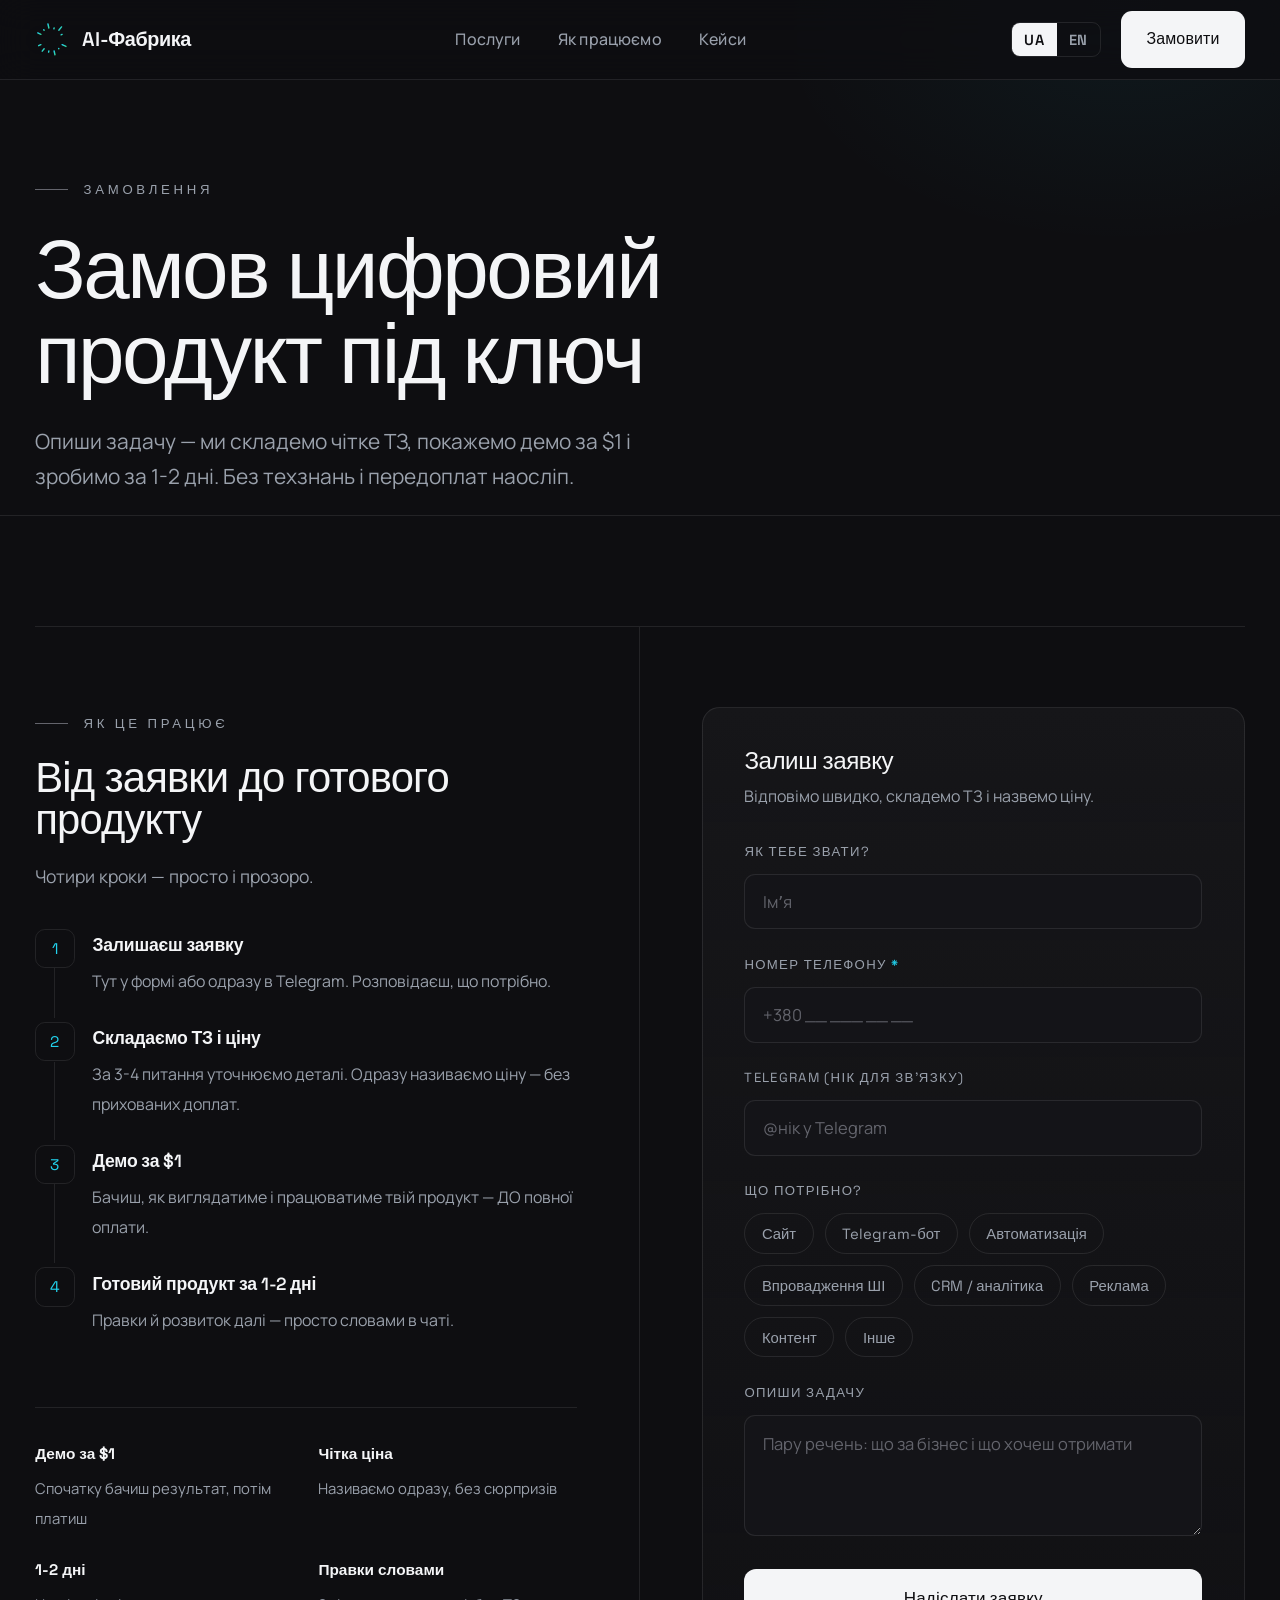
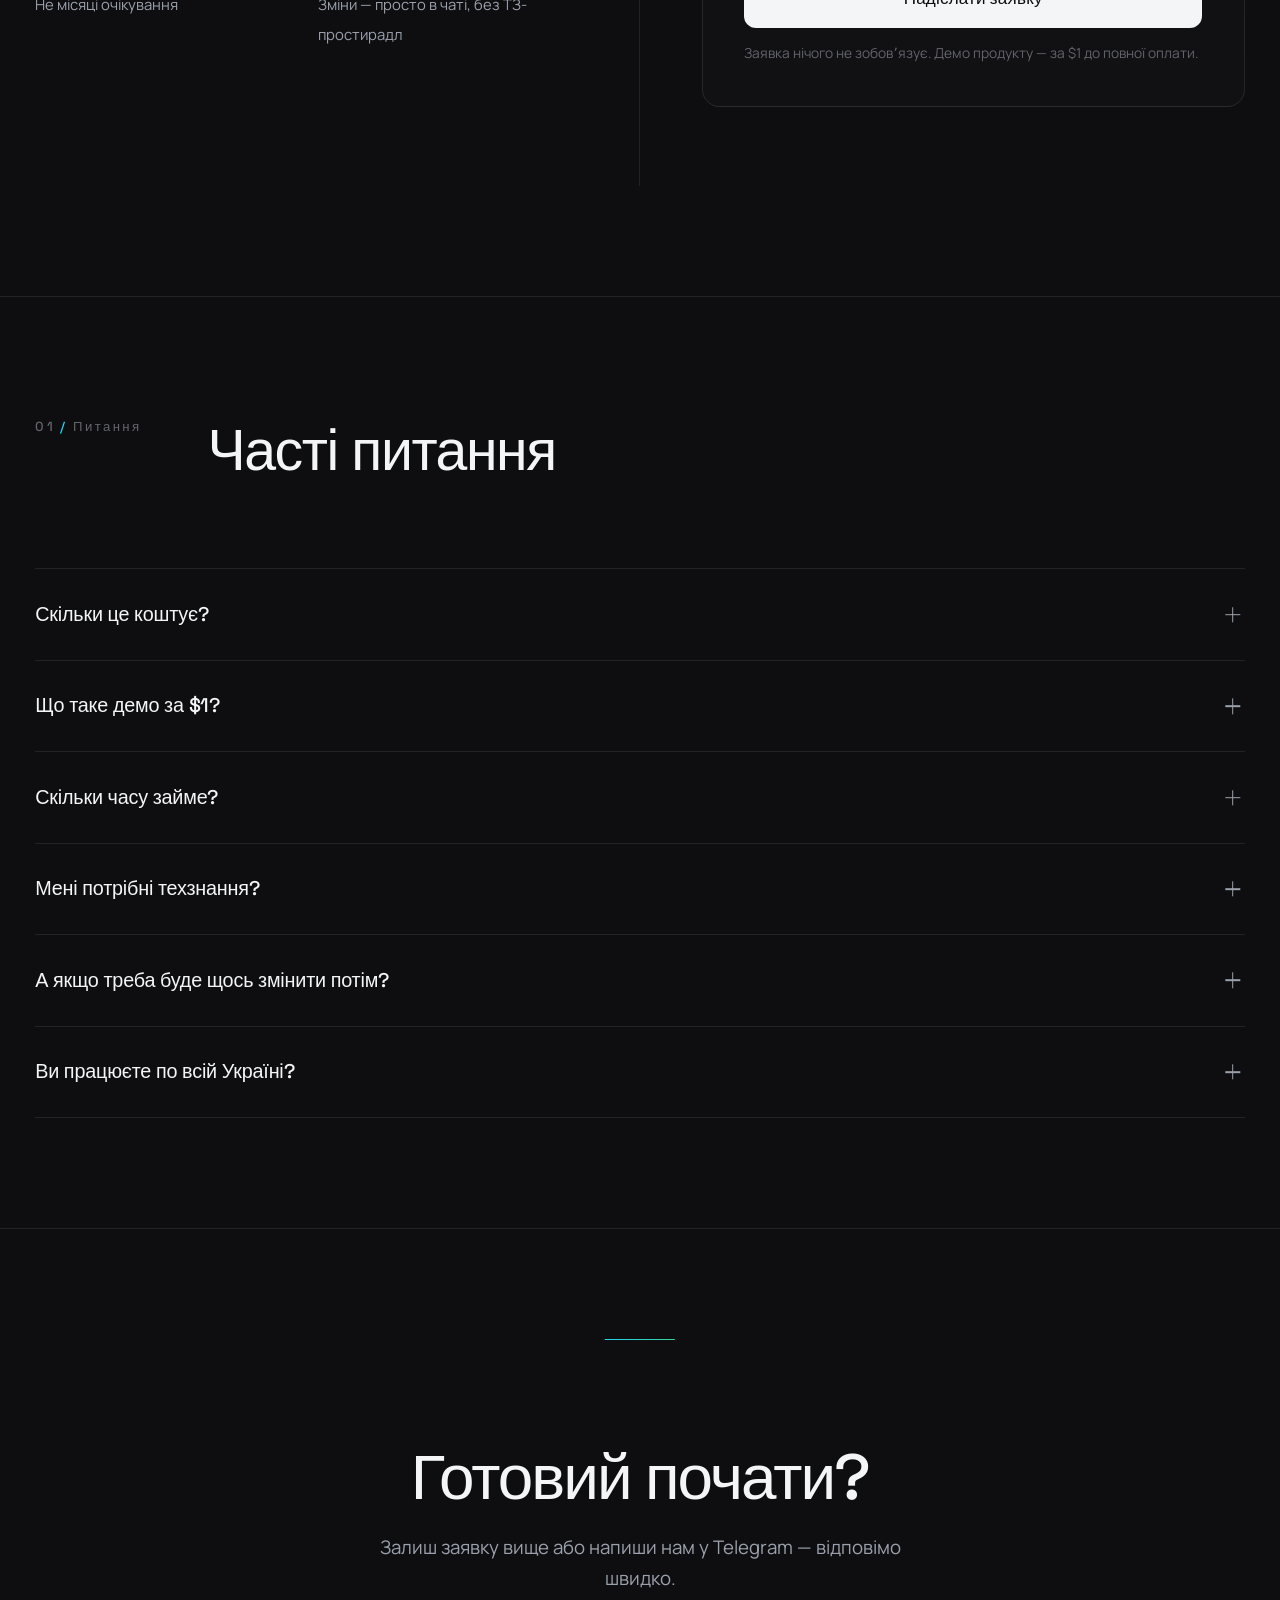
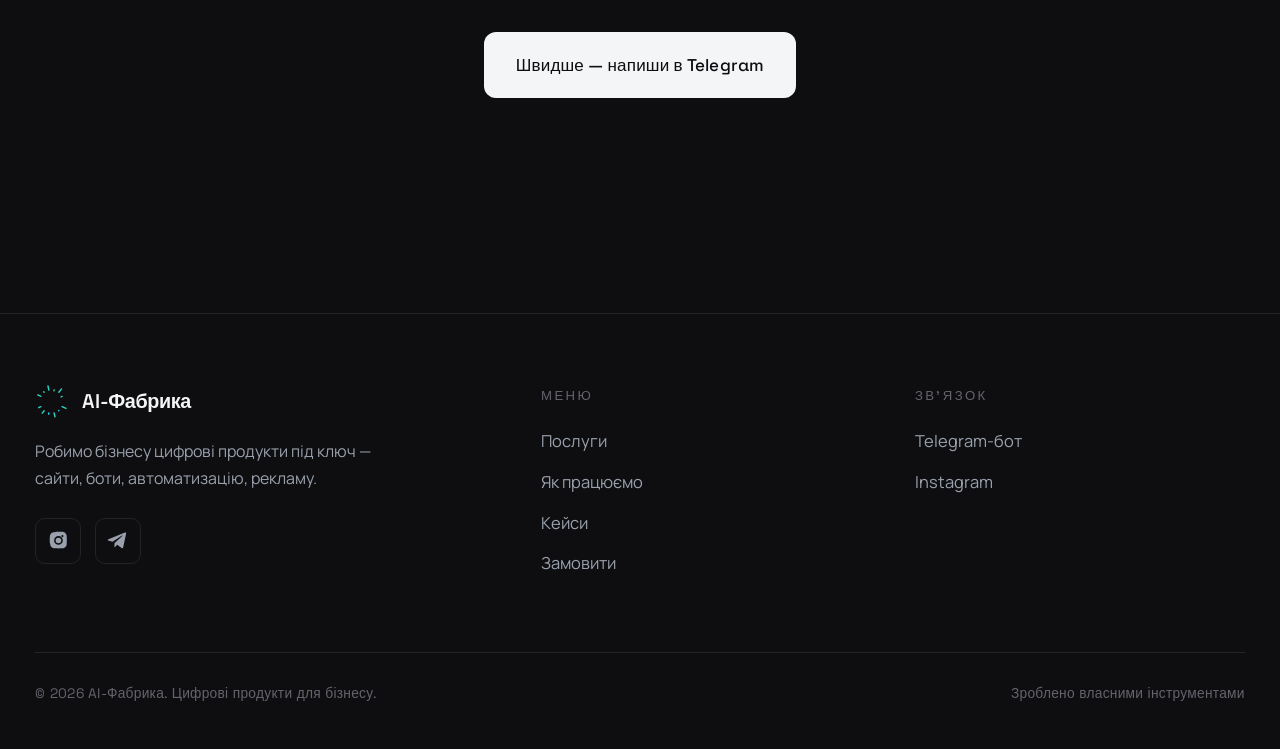
<file: order.html>
<!DOCTYPE html>
<html lang="uk">
<head>
<meta charset="UTF-8">
<meta name="viewport" content="width=device-width, initial-scale=1.0">
<title>Замовити — AI-Фабрика</title>
<meta name="description" content="Замов цифровий продукт під ключ: сайт, бот, автоматизація, CRM або реклама. ТЗ і ціна одразу, демо за $1, готово за 1-2 дні.">
<meta property="og:title" content="Замовити — AI-Фабрика">
<meta property="og:description" content="Опиши задачу — складемо ТЗ, покажемо демо за $1 і зробимо за 1-2 дні.">
<meta property="og:type" content="website">
<link rel="preconnect" href="https://fonts.googleapis.com">
<link rel="preconnect" href="https://fonts.gstatic.com" crossorigin>
<link href="https://fonts.googleapis.com/css2?family=Space+Grotesk:wght@400;500;600;700&family=Manrope:wght@400;500;600;700;800&display=swap" rel="stylesheet">
<link rel="stylesheet" href="assets/style.css">
</head>
<body>
<!-- градиент для иконок и signature -->
<svg width="0" height="0" style="position:absolute"><defs>
  <linearGradient id="g1" x1="0" y1="0" x2="1" y2="1">
    <stop offset="0" stop-color="#22D3EE"/><stop offset="1" stop-color="#34D399"/>
  </linearGradient></defs></svg>

<header>
  <div class="wrap nav">
    <a href="index.html" class="brand">
      <svg class="logo" viewBox="0 0 420 420" aria-hidden="true">
        <g class="spark-rot"><g id="navspark" fill="none" stroke="url(#g1)"></g></g>
      </svg>
      <span>AI-Фабрика</span>
    </a>
    <nav class="menu">
      <a href="services.html" data-i="m_serv">Послуги</a>
      <a href="index.html#process" data-i="m_proc">Як працюємо</a>
      <a href="cases.html" data-i="m_cases">Кейси</a>
    </nav>
    <div class="nav-right">
      <div class="lang">
        <button data-lang="uk" class="on">UA</button>
        <button data-lang="en">EN</button>
      </div>
      <a href="order.html" class="btn btn-primary"><span data-i="m_order">Замовити</span></a>
      <button class="burger" aria-label="menu">☰</button>
    </div>
  </div>
</header>

<main id="top">
  <!-- HERO -->
  <section class="page-hero">
    <div class="wrap">
      <span class="eyebrow" data-i="ph_eyebrow">Замовлення</span>
      <h1 data-i="ph_h1">Замов цифровий продукт під ключ</h1>
      <p class="lead" data-i="ph_lead">Опиши задачу — ми складемо чітке ТЗ, покажемо демо за $1 і зробимо за 1-2 дні. Без техзнань і передоплат наосліп.</p>
    </div>
  </section>

  <!-- ORDER -->
  <section class="block">
    <div class="wrap">
      <div class="order-grid reveal">
        <div class="order-left">
          <span class="eyebrow" data-i="ol_eyebrow">Як це працює</span>
          <h2 data-i="ol_h2">Від заявки до готового продукту</h2>
          <p data-i="ol_p">Чотири кроки — просто і прозоро.</p>
          <ol class="order-steps">
            <li><b data-i="os1_b">Залишаєш заявку</b><span data-i="os1_s">Тут у формі або одразу в Telegram. Розповідаєш, що потрібно.</span></li>
            <li><b data-i="os2_b">Складаємо ТЗ і ціну</b><span data-i="os2_s">За 3-4 питання уточнюємо деталі. Одразу називаємо ціну — без прихованих доплат.</span></li>
            <li><b data-i="os3_b">Демо за $1</b><span data-i="os3_s">Бачиш, як виглядатиме і працюватиме твій продукт — ДО повної оплати.</span></li>
            <li><b data-i="os4_b">Готовий продукт за 1-2 дні</b><span data-i="os4_s">Правки й розвиток далі — просто словами в чаті.</span></li>
          </ol>
          <div class="order-guarantees">
            <div class="g"><b data-i="og1_b">Демо за $1</b><span data-i="og1_s">Спочатку бачиш результат, потім платиш</span></div>
            <div class="g"><b data-i="og2_b">Чітка ціна</b><span data-i="og2_s">Називаємо одразу, без сюрпризів</span></div>
            <div class="g"><b data-i="og3_b">1-2 дні</b><span data-i="og3_s">Не місяці очікування</span></div>
            <div class="g"><b data-i="og4_b">Правки словами</b><span data-i="og4_s">Зміни — просто в чаті, без ТЗ-простирадл</span></div>
          </div>
        </div>
        <div class="order-right">
          <div class="form-card">
            <h3 data-i="fc_h">Залиш заявку</h3>
            <div class="fc-sub" data-i="fc_sub">Відповімо швидко, складемо ТЗ і назвемо ціну.</div>
            <form id="orderForm" novalidate>
              <div class="field">
                <label for="of_name" data-i="fc_l_name">Як тебе звати?</label>
                <input id="of_name" name="name" type="text" placeholder="Імʼя" required>
              </div>
              <div class="field">
                <label for="of_phone"><span data-i="fc_l_phone">Номер телефону</span> <span class="req">*</span></label>
                <input id="of_phone" name="phone" type="tel" inputmode="tel" placeholder="+380 __ ___ __ __" required>
              </div>
              <div class="field">
                <label for="of_tg" data-i="fc_l_tg">Telegram (нік для звʼязку)</label>
                <input id="of_tg" name="telegram" type="text" placeholder="@нік у Telegram">
              </div>
              <div class="field">
                <label data-i="fc_l_need">Що потрібно?</label>
                <div class="chips" id="ofChips">
                  <button type="button" class="chip" data-v="Сайт" data-i="chip_site">Сайт</button>
                  <button type="button" class="chip" data-v="Telegram-бот" data-i="chip_bot">Telegram-бот</button>
                  <button type="button" class="chip" data-v="Автоматизація" data-i="chip_auto">Автоматизація</button>
                  <button type="button" class="chip" data-v="Впровадження ШІ" data-i="chip_ai">Впровадження ШІ</button>
                  <button type="button" class="chip" data-v="CRM / аналітика" data-i="chip_crm">CRM / аналітика</button>
                  <button type="button" class="chip" data-v="Реклама" data-i="chip_ads">Реклама</button>
                  <button type="button" class="chip" data-v="Контент" data-i="chip_content">Контент</button>
                  <button type="button" class="chip" data-v="Інше" data-i="chip_other">Інше</button>
                </div>
              </div>
              <div class="field">
                <label for="of_task" data-i="fc_l_task">Опиши задачу</label>
                <textarea id="of_task" name="task" placeholder="Пару речень: що за бізнес і що хочеш отримати"></textarea>
              </div>
              <div class="field-err" id="ofErr" data-i="fc_err">Вкажи, будь ласка, імʼя та номер телефону.</div>
              <button type="submit" class="btn btn-primary btn-lg"><span data-i="fc_submit">Надіслати заявку</span></button>
              <div class="form-note" data-i="fc_note">Заявка нічого не зобовʼязує. Демо продукту — за $1 до повної оплати.</div>
            </form>
            <div class="form-ok" id="formOk">
              <div class="ok-ic"><svg viewBox="0 0 24 24"><path d="M5 13l4 4L19 7"/></svg></div>
              <h3 data-i="fok_h">Дякуємо! Заявку отримано</h3>
              <p data-i="fok_p" id="fokP">Ми звʼяжемося з тобою найближчим часом за вказаними контактами.</p>
              <div id="fokFallback" style="display:none">
                <p data-i="fok_fb">Натисни кнопку — відкриється наш Telegram. Заявку вже скопійовано: встав її у чат і надішли.</p>
                <a class="btn btn-primary btn-lg" href="https://t.me/ai_fabryka_bot" target="_blank" rel="noopener"><span data-i="fok_fb_btn">Відкрити Telegram</span></a>
              </div>
            </div>
          </div>
        </div>
      </div>
    </div>
  </section>

  <!-- FAQ -->
  <section class="block">
    <div class="wrap">
      <div class="sec-head reveal">
        <span class="sec-num">01 <i>/</i> <span data-i="faq_eyebrow">Питання</span></span>
        <div class="sec-head-inner">
          <h2 data-i="faq_h2">Часті питання</h2>
        </div>
      </div>
      <div class="faq reveal">
        <details>
          <summary><span data-i="q1_q">Скільки це коштує?</span><span class="q-ic"></span></summary>
          <div class="ans" data-i="q1_a">Залежить від задачі. Просту сторінку чи бота запускаємо недорого, складні системи рахуємо окремо. Ціну називаємо одразу після короткого ТЗ — до будь-якої оплати.</div>
        </details>
        <details>
          <summary><span data-i="q2_q">Що таке демо за $1?</span><span class="q-ic"></span></summary>
          <div class="ans" data-i="q2_a">За символічний $1 ти бачиш готовий вигляд і роботу свого продукту до повної оплати. Подобається — доплачуєш і забираєш. Ні — нічого не втрачаєш.</div>
        </details>
        <details>
          <summary><span data-i="q3_q">Скільки часу займе?</span><span class="q-ic"></span></summary>
          <div class="ans" data-i="q3_a">Прості продукти — 1-2 дні. Складніші системи — трохи довше, точний строк назвемо в ТЗ.</div>
        </details>
        <details>
          <summary><span data-i="q4_q">Мені потрібні техзнання?</span><span class="q-ic"></span></summary>
          <div class="ans" data-i="q4_a">Ні. Ти описуєш задачу словами — усе технічне беремо на себе. Правки далі теж просто словами в чаті.</div>
        </details>
        <details>
          <summary><span data-i="q5_q">А якщо треба буде щось змінити потім?</span><span class="q-ic"></span></summary>
          <div class="ans" data-i="q5_a">Пишеш у чат — вносимо. Продукт живе й розвивається разом із твоїм бізнесом.</div>
        </details>
        <details>
          <summary><span data-i="q6_q">Ви працюєте по всій Україні?</span><span class="q-ic"></span></summary>
          <div class="ans" data-i="q6_a">Так. Усе віддалено: заявка, ТЗ, демо і готовий продукт — онлайн.</div>
        </details>
      </div>
    </div>
  </section>

  <!-- CTA -->
  <section class="block">
    <div class="wrap">
      <div class="cta-band reveal">
        <h2 data-i="cta_h">Готовий почати?</h2>
        <p data-i="cta_p">Залиш заявку вище або напиши нам у Telegram — відповімо швидко.</p>
        <a href="https://t.me/ai_fabryka_bot" class="btn btn-primary btn-lg" target="_blank" rel="noopener"><span data-i="cta_btn">Швидше — напиши в Telegram</span></a>
      </div>
    </div>
  </section>
</main>

<footer>
  <div class="wrap">
    <div class="foot-grid">
      <div class="foot-brand">
        <div class="brand"><svg class="logo" viewBox="0 0 420 420" aria-hidden="true"><g id="footspark" fill="none" stroke="url(#g1)"></g></svg><span>AI-Фабрика</span></div>
        <p data-i="f_desc">Робимо бізнесу цифрові продукти під ключ — сайти, боти, автоматизацію, рекламу.</p>
        <div class="socials">
          <a href="https://www.instagram.com/fabrika_ai_/" aria-label="Instagram" target="_blank" rel="noopener"><svg viewBox="0 0 24 24"><path d="M12 2c2.7 0 3 0 4.1.1 1 0 1.7.2 2.3.5.6.2 1.1.5 1.6 1s.8 1 1 1.6c.3.6.5 1.3.5 2.3.1 1.1.1 1.4.1 4.1s0 3-.1 4.1c0 1-.2 1.7-.5 2.3-.2.6-.5 1.1-1 1.6s-1 .8-1.6 1c-.6.3-1.3.5-2.3.5-1.1.1-1.4.1-4.1.1s-3 0-4.1-.1c-1 0-1.7-.2-2.3-.5-.6-.2-1.1-.5-1.6-1s-.8-1-1-1.6c-.3-.6-.5-1.3-.5-2.3C2 15 2 14.7 2 12s0-3 .1-4.1c0-1 .2-1.7.5-2.3.2-.6.5-1.1 1-1.6s1-.8 1.6-1c.6-.3 1.3-.5 2.3-.5C9 2 9.3 2 12 2zm0 5a5 5 0 100 10 5 5 0 000-10zm0 8.2a3.2 3.2 0 110-6.4 3.2 3.2 0 010 6.4zM17.8 7a1.2 1.2 0 10-2.4 0 1.2 1.2 0 002.4 0z"/></svg></a>
          <a href="https://t.me/ai_fabryka_bot" aria-label="Telegram" target="_blank" rel="noopener"><svg viewBox="0 0 24 24"><path d="M21.9 4.3l-3.3 15.5c-.2 1.1-.9 1.4-1.8.9l-5-3.7-2.4 2.3c-.3.3-.5.5-1 .5l.4-5 9.1-8.2c.4-.4-.1-.6-.6-.2L6.3 13.5l-4.8-1.5c-1-.3-1-1 .2-1.5L20.6 3c.9-.3 1.6.2 1.3 1.3z"/></svg></a>
        </div>
      </div>
      <div class="foot-col">
        <h4 data-i="f_c1">Меню</h4>
        <a href="services.html" data-i="m_serv">Послуги</a>
        <a href="index.html#process" data-i="m_proc">Як працюємо</a>
        <a href="cases.html" data-i="m_cases">Кейси</a>
        <a href="order.html" data-i="m_order">Замовити</a>
      </div>
      <div class="foot-col">
        <h4 data-i="f_c2">Звʼязок</h4>
        <a href="https://t.me/ai_fabryka_bot" target="_blank" rel="noopener">Telegram-бот</a>
        <a href="https://www.instagram.com/fabrika_ai_/" target="_blank" rel="noopener">Instagram</a>
      </div>
    </div>
    <div class="copy">
      <span data-i="f_copy">© 2026 AI-Фабрика. Цифрові продукти для бізнесу.</span>
      <span data-i="f_made">Зроблено власними інструментами</span>
    </div>
  </div>
</footer>

<script>
window.I18N={
 en:{
  m_serv:"Services",m_proc:"How we work",m_cases:"Cases",m_order:"Order",
  ph_eyebrow:"Order",ph_h1:"Order a turnkey digital product",
  ph_lead:"Describe your task — we'll draft a clear spec, show a demo for $1 and deliver in 1-2 days. No tech skills and no blind prepayments required.",
  ol_eyebrow:"How it works",ol_h2:"From request to a finished product",ol_p:"Four steps — simple and transparent.",
  os1_b:"You leave a request",os1_s:"Here in the form or straight in Telegram. Tell us what you need.",
  os2_b:"We draft the spec & price",os2_s:"We clarify details in 3-4 questions. We name the price right away — no hidden fees.",
  os3_b:"Demo for $1",os3_s:"You see how your product will look and work — BEFORE full payment.",
  os4_b:"Finished product in 1-2 days",os4_s:"Edits and further development — just in words, in chat.",
  og1_b:"Demo for $1",og1_s:"See the result first, pay later",
  og2_b:"Clear price",og2_s:"Named upfront, no surprises",
  og3_b:"1-2 days",og3_s:"Not months of waiting",
  og4_b:"Edits in words",og4_s:"Changes — right in chat, no spec walls",
  fc_h:"Leave a request",fc_sub:"We'll reply fast, draft a spec and name the price.",
  fc_l_name:"What's your name?",fc_l_phone:"Phone number",fc_l_tg:"Telegram (username)",fc_l_need:"What do you need?",fc_l_task:"Describe the task",
  chip_site:"Website",chip_bot:"Telegram bot",chip_auto:"Automation",chip_ai:"AI integration",chip_crm:"CRM / analytics",chip_ads:"Ads",chip_content:"Content",chip_other:"Other",
  fc_submit:"Send request",fc_note:"A request commits you to nothing. Product demo — $1 before full payment.",fc_err:"Please enter your name and phone number.",
  fok_h:"Thank you! Request received",fok_p:"We'll get in touch shortly via the contacts you left.",
  fok_fb:"Tap the button — our Telegram will open. Your request is already copied: paste it into the chat and send.",fok_fb_btn:"Open Telegram",
  faq_eyebrow:"Questions",faq_h2:"Frequently asked questions",
  q1_q:"How much does it cost?",q1_a:"It depends on the task. A simple page or bot we launch cheaply; complex systems are quoted separately. We name the price right after a short spec — before any payment.",
  q2_q:"What is the $1 demo?",q2_a:"For a symbolic $1 you see the finished look and behaviour of your product before full payment. You like it — you pay the rest and take it. You don't — you lose nothing.",
  q3_q:"How long will it take?",q3_a:"Simple products — 1-2 days. More complex systems — a bit longer; we'll name the exact deadline in the spec.",
  q4_q:"Do I need tech skills?",q4_a:"No. You describe the task in words — we handle everything technical. Later edits are also just words in chat.",
  q5_q:"What if I need to change something later?",q5_a:"You write in chat — we make the change. The product lives and grows together with your business.",
  q6_q:"Do you work across all of Ukraine?",q6_a:"Yes. Everything is remote: request, spec, demo and the finished product — online.",
  cta_h:"Ready to start?",cta_p:"Leave a request above or message us on Telegram — we'll reply fast.",cta_btn:"Faster — message us on Telegram",
  f_desc:"We build turnkey digital products for business — websites, bots, automation, ads.",f_c1:"Menu",f_c2:"Contact",
  f_copy:"© 2026 AI-Fabryka. Digital products for business.",f_made:"Built with our own tools"
 }
};
</script>
<script>
(function(){
  "use strict";
  var form=document.getElementById('orderForm');
  var ok=document.getElementById('formOk');
  var chips=document.getElementById('ofChips');
  var errBox=document.getElementById('ofErr');
  if(chips){
    chips.addEventListener('click',function(e){
      var c=e.target.closest('.chip'); if(!c)return;
      c.classList.toggle('on');
    });
  }
  function val(n){ var e=form.elements[n]; return ((e&&e.value)||'').trim(); }
  if(form){
    form.addEventListener('submit',function(e){
      e.preventDefault();
      var name=val('name'), phone=val('phone'), tg=val('telegram'), task=val('task');
      if(!name || !phone){
        if(errBox) errBox.classList.add('show');
        (name?form.elements['phone']:form.elements['name']).focus();
        return;
      }
      if(errBox) errBox.classList.remove('show');
      var picked=[];
      form.querySelectorAll('.chip.on').forEach(function(c){ picked.push(c.dataset.v||c.textContent.trim()); });
      var payload={ name:name, phone:phone, telegram:tg,
                    need:(picked.length?picked.join(', '):''), task:task,
                    page:location.href, lang:document.documentElement.lang||'uk' };
      var btn=form.querySelector('button[type=submit]');
      if(btn){ btn.disabled=true; btn.style.opacity='.6'; }
      fetch('/api/order',{method:'POST',headers:{'Content-Type':'application/json'},body:JSON.stringify(payload)})
        .then(function(r){ if(!r.ok) throw new Error('bad status'); return r.json(); })
        .then(function(d){ if(!d||!d.ok) throw new Error('not ok'); done(); })
        .catch(function(){
          // фолбек: якщо бекенд недоступний — не втрачаємо лід, ведемо в Telegram
          var msg="Заявка з сайту AI-Фабрика\nІмʼя: "+name+"\nТелефон: "+phone+"\nTelegram: "+(tg||'—')+"\nНапрямок: "+(payload.need||'—')+"\nЗадача: "+(task||'—');
          try{ if(navigator.clipboard&&navigator.clipboard.writeText) navigator.clipboard.writeText(msg); }catch(e){}
          if(btn){ btn.disabled=false; btn.style.opacity=''; }
          done(true);
        });
    });
  }
  function done(fallback){
    form.style.display='none';
    if(fallback){
      // бекенд недоступний (напр. статичний хостинг) — не втрачаємо лід, ведемо в Telegram
      var en=(document.documentElement.lang==='en');
      var h=ok.querySelector('[data-i=fok_h]'); if(h) h.textContent=en?'Request ready':'Заявку сформовано';
      var p=document.getElementById('fokP'); if(p) p.style.display='none';
      var fb=document.getElementById('fokFallback'); if(fb) fb.style.display='block';
    }
    ok.classList.add('show');
    ok.scrollIntoView({behavior:'smooth',block:'center'});
  }
})();
</script>
<script src="assets/app.js" defer></script>
</body>
</html>
</file>
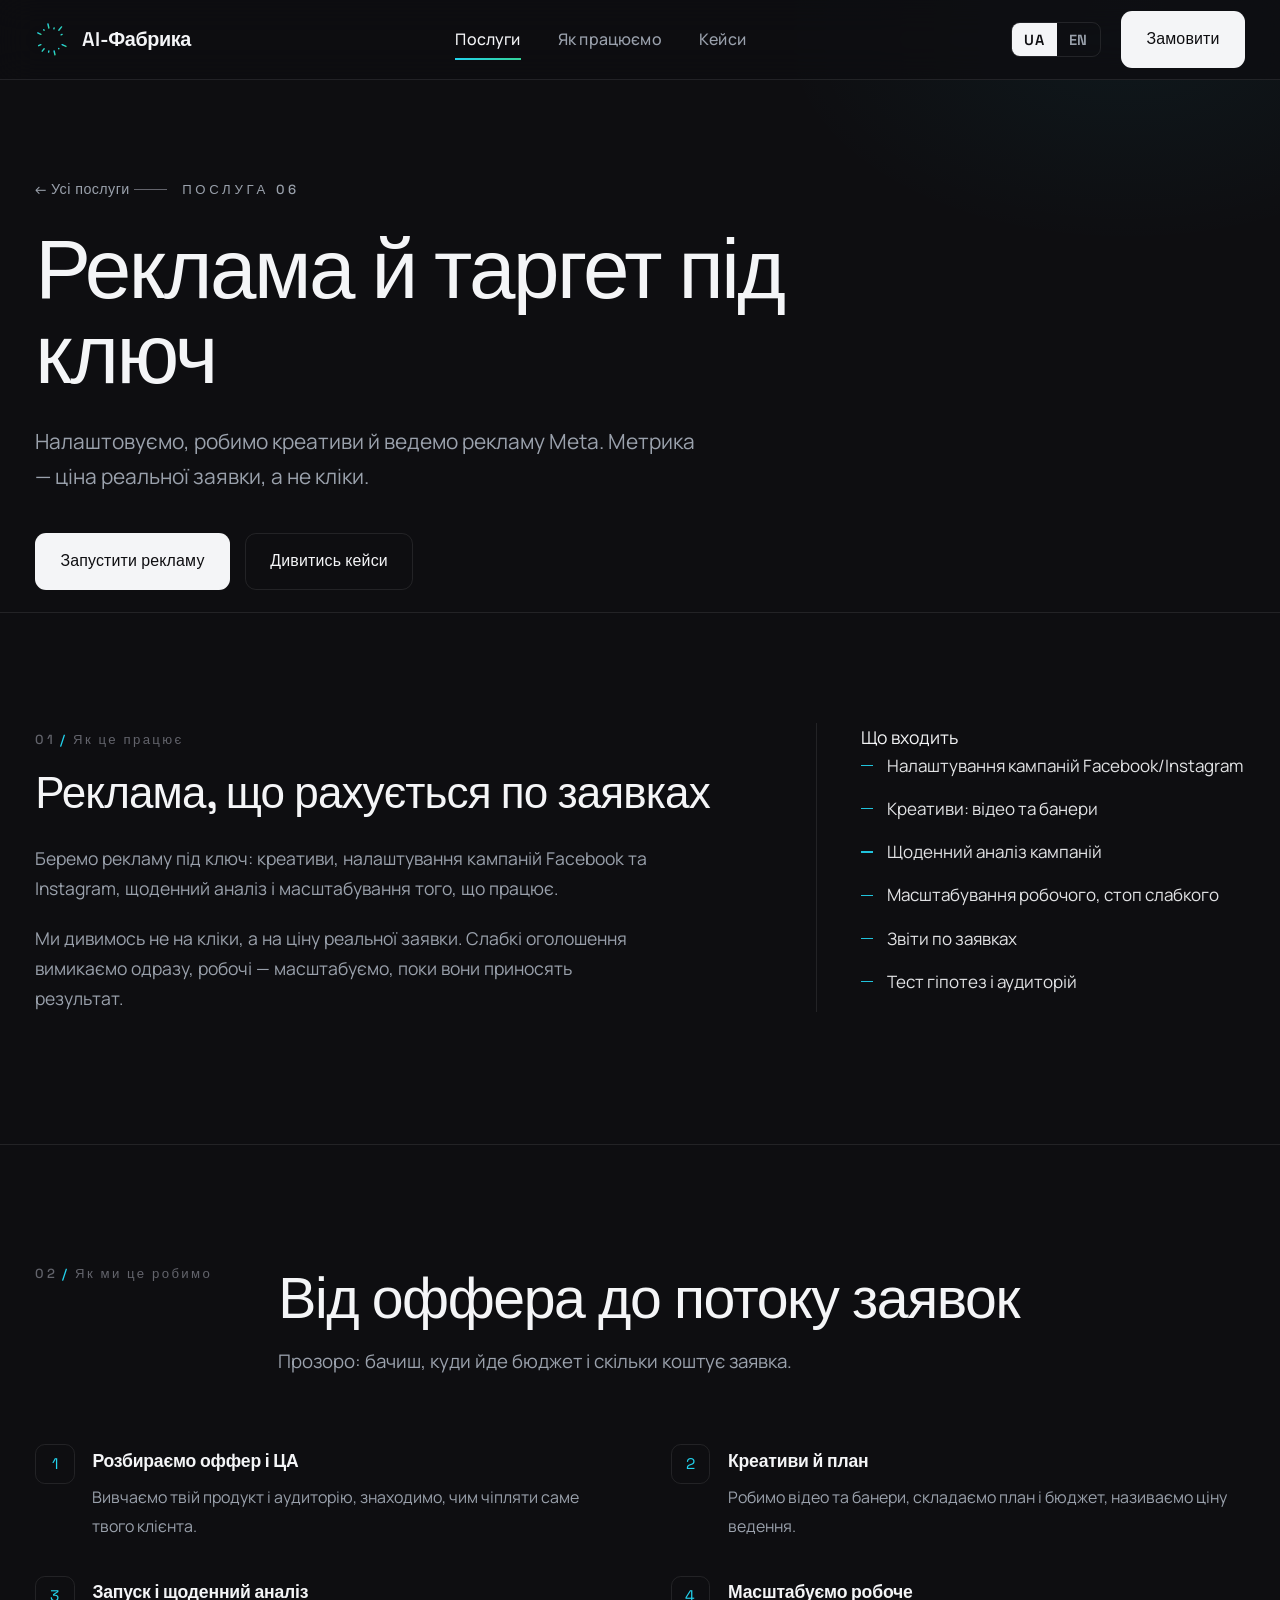
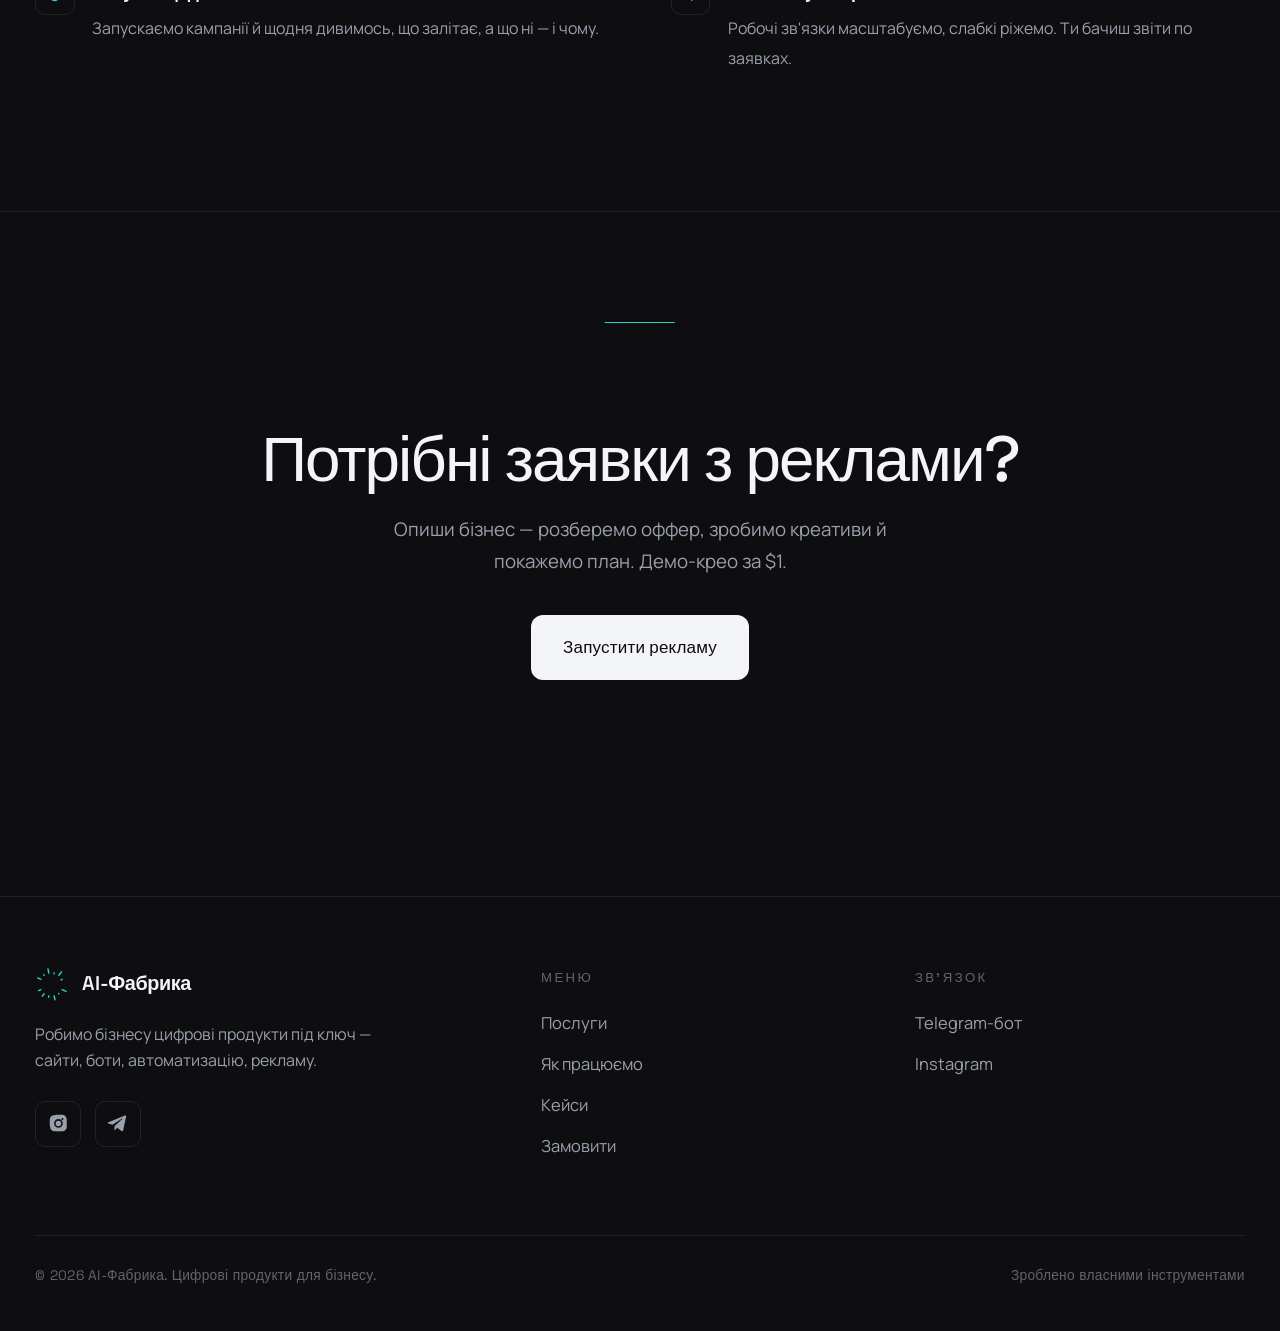
<file: service-ads.html>
<!DOCTYPE html>
<html lang="uk">
<head>
<meta charset="UTF-8">
<meta name="viewport" content="width=device-width, initial-scale=1.0">
<title>Реклама й таргет під ключ — AI-Фабрика</title>
<meta name="description" content="Налаштовуємо, робимо креативи й ведемо рекламу Meta. Метрика — ціна реальної заявки, а не кліки. Демо-крео за $1.">
<meta property="og:title" content="Реклама й таргет під ключ — AI-Фабрика">
<meta property="og:description" content="Реклама Facebook та Instagram під ключ: креативи, налаштування, щоденний аналіз. Метрика — ціна заявки. Демо-крео за $1.">
<meta property="og:type" content="website">
<link rel="preconnect" href="https://fonts.googleapis.com">
<link rel="preconnect" href="https://fonts.gstatic.com" crossorigin>
<link href="https://fonts.googleapis.com/css2?family=Space+Grotesk:wght@400;500;600;700&family=Manrope:wght@400;500;600;700;800&display=swap" rel="stylesheet">
<link rel="stylesheet" href="assets/style.css">
</head>
<body>
<svg width="0" height="0" style="position:absolute"><defs>
  <linearGradient id="g1" x1="0" y1="0" x2="1" y2="1">
    <stop offset="0" stop-color="#22D3EE"/><stop offset="1" stop-color="#34D399"/>
  </linearGradient></defs></svg>

<header>
  <div class="wrap nav">
    <a href="index.html" class="brand">
      <svg class="logo" viewBox="0 0 420 420" aria-hidden="true">
        <g class="spark-rot"><g id="navspark" fill="none" stroke="url(#g1)"></g></g>
      </svg>
      <span>AI-Фабрика</span>
    </a>
    <nav class="menu">
      <a href="services.html" class="active" data-i="m_serv">Послуги</a>
      <a href="index.html#process" data-i="m_proc">Як працюємо</a>
      <a href="cases.html" data-i="m_cases">Кейси</a>
    </nav>
    <div class="nav-right">
      <div class="lang">
        <button data-lang="uk" class="on">UA</button>
        <button data-lang="en">EN</button>
      </div>
      <a href="order.html" class="btn btn-primary"><span data-i="m_order">Замовити</span></a>
      <button class="burger" aria-label="menu">☰</button>
    </div>
  </div>
</header>

<main id="top">
  <!-- HERO -->
  <section class="page-hero">
    <div class="wrap">
      <a href="services.html" class="svc-back" data-i="back">← Усі послуги</a>
      <span class="eyebrow" data-i="ph_eyebrow">Послуга 06</span>
      <h1 data-i="ph_h1">Реклама й таргет під ключ</h1>
      <p class="lead" data-i="ph_lead">Налаштовуємо, робимо креативи й ведемо рекламу Meta. Метрика — ціна реальної заявки, а не кліки.</p>
      <div class="hero-cta">
        <a href="order.html" class="btn btn-primary"><span data-i="ph_cta1">Запустити рекламу</span></a>
        <a href="cases.html" class="btn btn-ghost" data-i="ph_cta2">Дивитись кейси</a>
      </div>
    </div>
  </section>

  <!-- ЩО ЦЕ -->
  <section class="block">
    <div class="wrap">
      <div class="detail-grid reveal">
        <div class="dg-left">
          <span class="sec-num">01 <i>/</i> <span data-i="w1_eyebrow">Як це працює</span></span>
          <h2 data-i="w1_h2">Реклама, що рахується по заявках</h2>
          <p data-i="w1_p1">Беремо рекламу під ключ: креативи, налаштування кампаній Facebook та Instagram, щоденний аналіз і масштабування того, що працює.</p>
          <p data-i="w1_p2">Ми дивимось не на кліки, а на ціну реальної заявки. Слабкі оголошення вимикаємо одразу, робочі — масштабуємо, поки вони приносять результат.</p>
        </div>
        <div class="dg-right">
          <div class="svc-sub" data-i="incl">Що входить</div>
          <ul class="detail-list">
            <li data-i="w1_l1">Налаштування кампаній Facebook/Instagram</li>
            <li data-i="w1_l2">Креативи: відео та банери</li>
            <li data-i="w1_l3">Щоденний аналіз кампаній</li>
            <li data-i="w1_l4">Масштабування робочого, стоп слабкого</li>
            <li data-i="w1_l5">Звіти по заявках</li>
            <li data-i="w1_l6">Тест гіпотез і аудиторій</li>
          </ul>
        </div>
      </div>
    </div>
  </section>

  <!-- ЯК МИ РОБИМО -->
  <section class="block">
    <div class="wrap">
      <div class="sec-head reveal">
        <span class="sec-num">02 <i>/</i> <span data-i="w2_eyebrow">Як ми це робимо</span></span>
        <div class="sec-head-inner">
          <h2 data-i="w2_h2">Від оффера до потоку заявок</h2>
          <p data-i="w2_p">Прозоро: бачиш, куди йде бюджет і скільки коштує заявка.</p>
        </div>
      </div>
      <ol class="order-steps wide-steps reveal">
        <li><b data-i="st1_b">Розбираємо оффер і ЦА</b><span data-i="st1_s">Вивчаємо твій продукт і аудиторію, знаходимо, чим чіпляти саме твого клієнта.</span></li>
        <li><b data-i="st2_b">Креативи й план</b><span data-i="st2_s">Робимо відео та банери, складаємо план і бюджет, називаємо ціну ведення.</span></li>
        <li><b data-i="st3_b">Запуск і щоденний аналіз</b><span data-i="st3_s">Запускаємо кампанії й щодня дивимось, що залітає, а що ні — і чому.</span></li>
        <li><b data-i="st4_b">Масштабуємо робоче</b><span data-i="st4_s">Робочі зв'язки масштабуємо, слабкі ріжемо. Ти бачиш звіти по заявках.</span></li>
      </ol>
    </div>
  </section>

  <!-- CTA -->
  <section class="block">
    <div class="wrap">
      <div class="cta-band reveal">
        <h2 data-i="cta_h">Потрібні заявки з реклами?</h2>
        <p data-i="cta_p">Опиши бізнес — розберемо оффер, зробимо креативи й покажемо план. Демо-крео за $1.</p>
        <a href="order.html" class="btn btn-primary btn-lg"><span data-i="cta_btn">Запустити рекламу</span></a>
      </div>
    </div>
  </section>
</main>

<footer>
  <div class="wrap">
    <div class="foot-grid">
      <div class="foot-brand">
        <div class="brand"><svg class="logo" viewBox="0 0 420 420" aria-hidden="true"><g id="footspark" fill="none" stroke="url(#g1)"></g></svg><span>AI-Фабрика</span></div>
        <p data-i="f_desc">Робимо бізнесу цифрові продукти під ключ — сайти, боти, автоматизацію, рекламу.</p>
        <div class="socials">
          <a href="https://www.instagram.com/fabrika_ai_/" aria-label="Instagram" target="_blank" rel="noopener"><svg viewBox="0 0 24 24"><path d="M12 2c2.7 0 3 0 4.1.1 1 0 1.7.2 2.3.5.6.2 1.1.5 1.6 1s.8 1 1 1.6c.3.6.5 1.3.5 2.3.1 1.1.1 1.4.1 4.1s0 3-.1 4.1c0 1-.2 1.7-.5 2.3-.2.6-.5 1.1-1 1.6s-1 .8-1.6 1c-.6.3-1.3.5-2.3.5-1.1.1-1.4.1-4.1.1s-3 0-4.1-.1c-1 0-1.7-.2-2.3-.5-.6-.2-1.1-.5-1.6-1s-.8-1-1-1.6c-.3-.6-.5-1.3-.5-2.3C2 15 2 14.7 2 12s0-3 .1-4.1c0-1 .2-1.7.5-2.3.2-.6.5-1.1 1-1.6s1-.8 1.6-1c.6-.3 1.3-.5 2.3-.5C9 2 9.3 2 12 2zm0 5a5 5 0 100 10 5 5 0 000-10zm0 8.2a3.2 3.2 0 110-6.4 3.2 3.2 0 010 6.4zM17.8 7a1.2 1.2 0 10-2.4 0 1.2 1.2 0 002.4 0z"/></svg></a>
          <a href="https://t.me/ai_fabryka_bot" aria-label="Telegram" target="_blank" rel="noopener"><svg viewBox="0 0 24 24"><path d="M21.9 4.3l-3.3 15.5c-.2 1.1-.9 1.4-1.8.9l-5-3.7-2.4 2.3c-.3.3-.5.5-1 .5l.4-5 9.1-8.2c.4-.4-.1-.6-.6-.2L6.3 13.5l-4.8-1.5c-1-.3-1-1 .2-1.5L20.6 3c.9-.3 1.6.2 1.3 1.3z"/></svg></a>
        </div>
      </div>
      <div class="foot-col">
        <h4 data-i="f_c1">Меню</h4>
        <a href="services.html" data-i="m_serv">Послуги</a>
        <a href="index.html#process" data-i="m_proc">Як працюємо</a>
        <a href="cases.html" data-i="m_cases">Кейси</a>
        <a href="order.html" data-i="m_order">Замовити</a>
      </div>
      <div class="foot-col">
        <h4 data-i="f_c2">Звʼязок</h4>
        <a href="https://t.me/ai_fabryka_bot" target="_blank" rel="noopener">Telegram-бот</a>
        <a href="https://www.instagram.com/fabrika_ai_/" target="_blank" rel="noopener">Instagram</a>
      </div>
    </div>
    <div class="copy">
      <span data-i="f_copy">© 2026 AI-Фабрика. Цифрові продукти для бізнесу.</span>
      <span data-i="f_made">Зроблено власними інструментами</span>
    </div>
  </div>
</footer>

<script>
window.I18N={
 en:{
  m_serv:"Services",m_proc:"How we work",m_cases:"Cases",m_order:"Order",
  back:"← All services",incl:"What's included",
  ph_eyebrow:"Service 06",ph_h1:"Ads & targeting, turnkey",
  ph_lead:"We set up, create the creatives and run your Meta ads. The metric is the cost of a real lead, not clicks.",
  ph_cta1:"Launch ads",ph_cta2:"See cases",
  w1_eyebrow:"How it works",w1_h2:"Ads measured by leads",
  w1_p1:"We take ads turnkey: creatives, Facebook and Instagram campaign setup, daily analysis and scaling of what works.",
  w1_p2:"We look not at clicks but at the cost of a real lead. Weak ads we switch off right away, working ones we scale as long as they deliver results.",
  w1_l1:"Facebook/Instagram campaign setup",w1_l2:"Creatives: video and banners",w1_l3:"Daily campaign analysis",w1_l4:"Scale what works, stop what's weak",w1_l5:"Reports by leads",w1_l6:"Testing hypotheses and audiences",
  w2_eyebrow:"How we do it",w2_h2:"From offer to a stream of leads",w2_p:"Transparent: you see where the budget goes and how much a lead costs.",
  st1_b:"We break down the offer and audience",st1_s:"We study your product and audience, and find what hooks exactly your client.",
  st2_b:"Creatives and a plan",st2_s:"We make video and banners, put together a plan and budget, and name the price for running ads.",
  st3_b:"Launch and daily analysis",st3_s:"We launch campaigns and check daily what takes off and what doesn't — and why.",
  st4_b:"We scale what works",st4_s:"Working combos we scale, weak ones we cut. You see reports by leads.",
  cta_h:"Need leads from ads?",cta_p:"Describe your business — we'll break down the offer, make creatives and show a plan. Demo creative for $1.",cta_btn:"Launch ads",
  f_desc:"We build turnkey digital products for business — websites, bots, automation, ads.",f_c1:"Menu",f_c2:"Contact",
  f_copy:"© 2026 AI-Fabryka. Digital products for business.",f_made:"Built with our own tools"
 }
};
</script>
<script src="assets/app.js" defer></script>
</body>
</html>
</file>
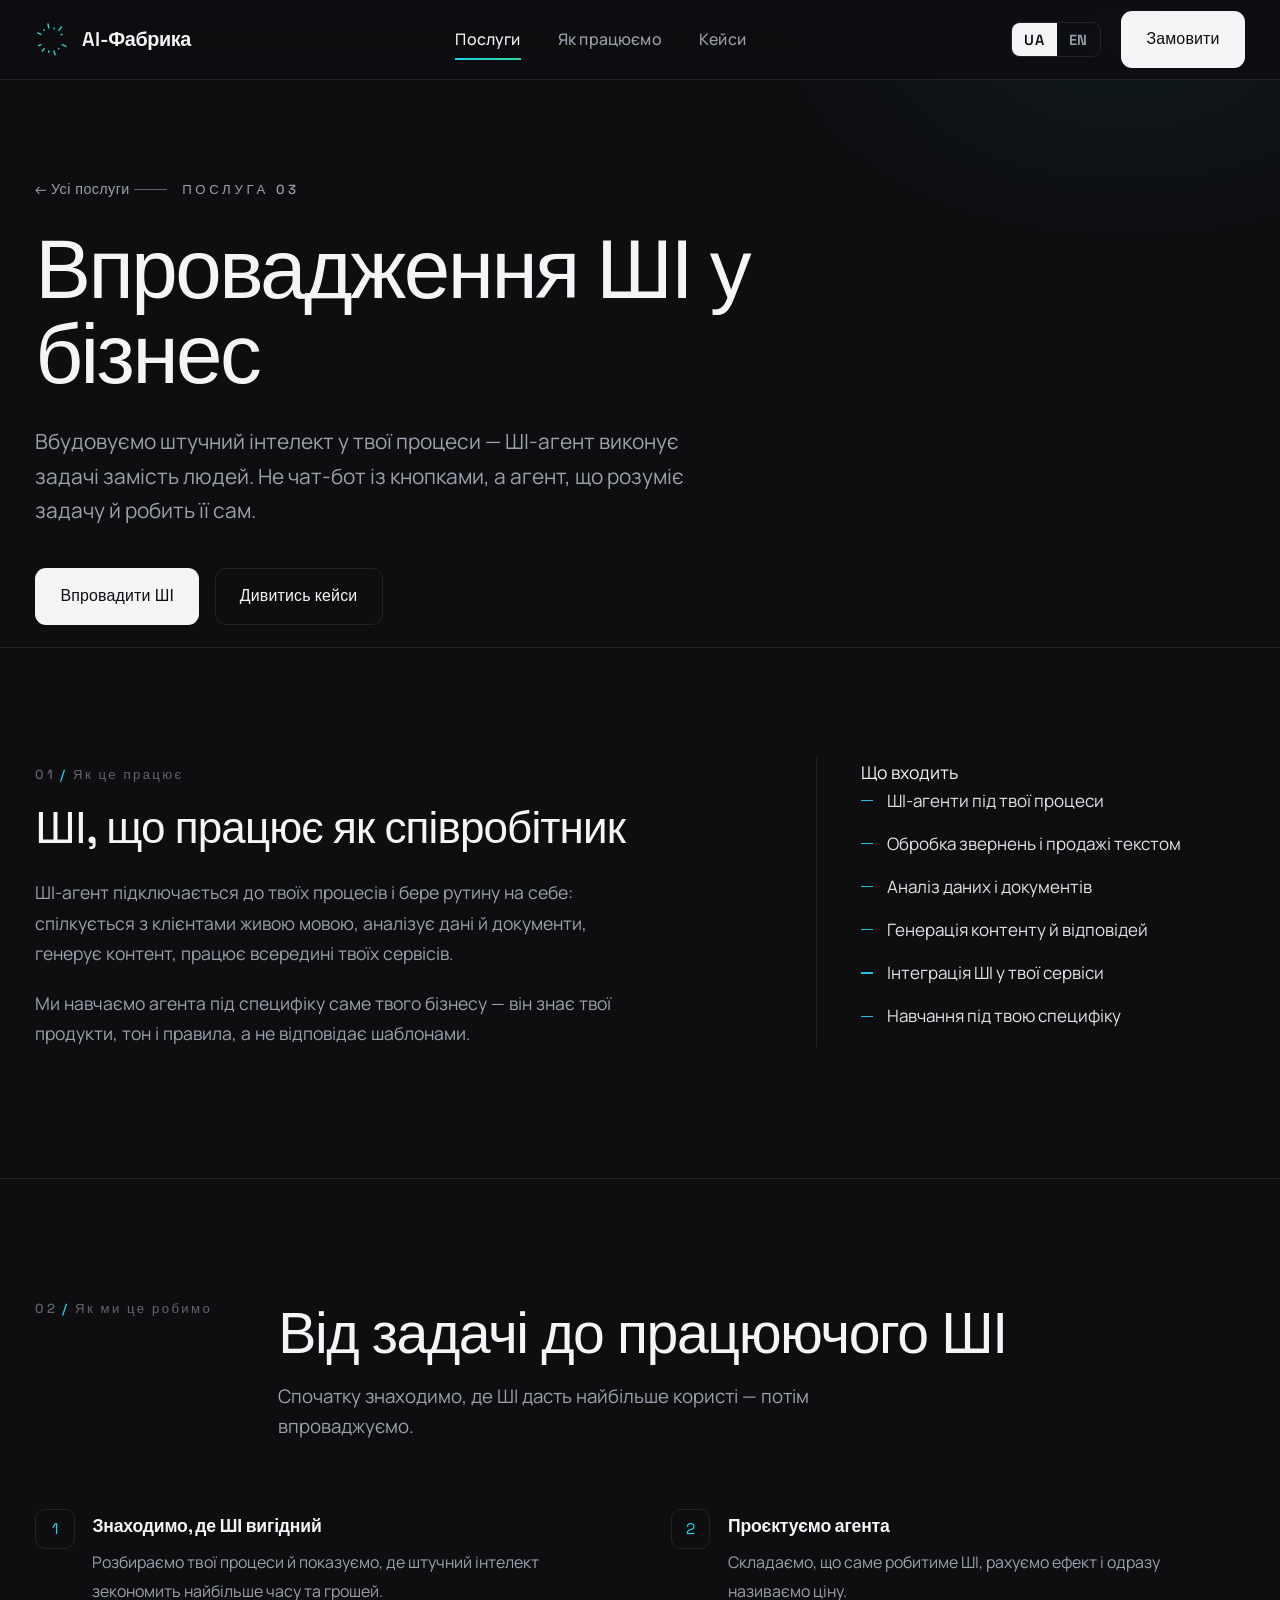
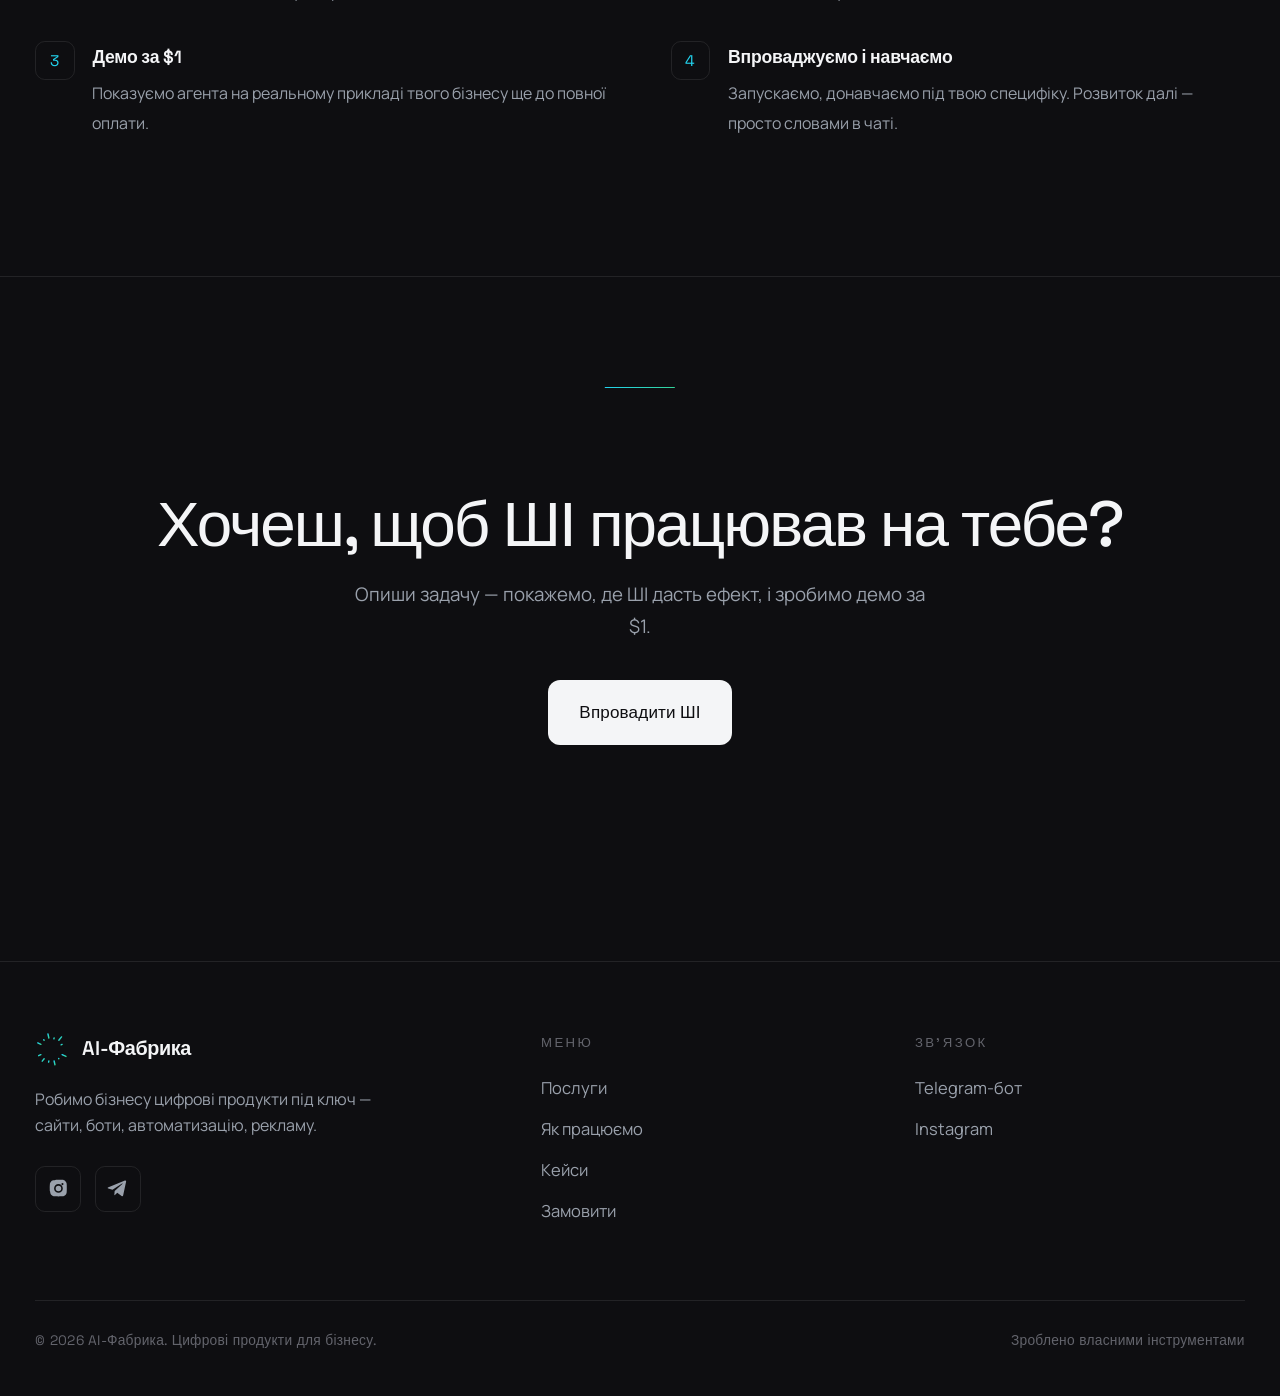
<file: service-ai.html>
<!DOCTYPE html>
<html lang="uk">
<head>
<meta charset="UTF-8">
<meta name="viewport" content="width=device-width, initial-scale=1.0">
<title>Впровадження ШІ у бізнес — AI-Фабрика</title>
<meta name="description" content="Вбудовуємо штучний інтелект у твої процеси — ШІ-агент виконує задачі замість людей. Навчаємо під твою специфіку, демо за $1.">
<meta property="og:title" content="Впровадження ШІ у бізнес — AI-Фабрика">
<meta property="og:description" content="ШІ-агент, що розуміє задачу й робить її сам: спілкування, аналіз даних, генерація контенту. Демо за $1.">
<meta property="og:type" content="website">
<link rel="preconnect" href="https://fonts.googleapis.com">
<link rel="preconnect" href="https://fonts.gstatic.com" crossorigin>
<link href="https://fonts.googleapis.com/css2?family=Space+Grotesk:wght@400;500;600;700&family=Manrope:wght@400;500;600;700;800&display=swap" rel="stylesheet">
<link rel="stylesheet" href="assets/style.css">
</head>
<body>
<svg width="0" height="0" style="position:absolute"><defs>
  <linearGradient id="g1" x1="0" y1="0" x2="1" y2="1">
    <stop offset="0" stop-color="#22D3EE"/><stop offset="1" stop-color="#34D399"/>
  </linearGradient></defs></svg>

<header>
  <div class="wrap nav">
    <a href="index.html" class="brand">
      <svg class="logo" viewBox="0 0 420 420" aria-hidden="true">
        <g class="spark-rot"><g id="navspark" fill="none" stroke="url(#g1)"></g></g>
      </svg>
      <span>AI-Фабрика</span>
    </a>
    <nav class="menu">
      <a href="services.html" class="active" data-i="m_serv">Послуги</a>
      <a href="index.html#process" data-i="m_proc">Як працюємо</a>
      <a href="cases.html" data-i="m_cases">Кейси</a>
    </nav>
    <div class="nav-right">
      <div class="lang">
        <button data-lang="uk" class="on">UA</button>
        <button data-lang="en">EN</button>
      </div>
      <a href="order.html" class="btn btn-primary"><span data-i="m_order">Замовити</span></a>
      <button class="burger" aria-label="menu">☰</button>
    </div>
  </div>
</header>

<main id="top">
  <!-- HERO -->
  <section class="page-hero">
    <div class="wrap">
      <a href="services.html" class="svc-back" data-i="back">← Усі послуги</a>
      <span class="eyebrow" data-i="ph_eyebrow">Послуга 03</span>
      <h1 data-i="ph_h1">Впровадження ШІ у бізнес</h1>
      <p class="lead" data-i="ph_lead">Вбудовуємо штучний інтелект у твої процеси — ШІ-агент виконує задачі замість людей. Не чат-бот із кнопками, а агент, що розуміє задачу й робить її сам.</p>
      <div class="hero-cta">
        <a href="order.html" class="btn btn-primary"><span data-i="ph_cta1">Впровадити ШІ</span></a>
        <a href="cases.html" class="btn btn-ghost" data-i="ph_cta2">Дивитись кейси</a>
      </div>
    </div>
  </section>

  <!-- ЩО ЦЕ -->
  <section class="block">
    <div class="wrap">
      <div class="detail-grid reveal">
        <div class="dg-left">
          <span class="sec-num">01 <i>/</i> <span data-i="w1_eyebrow">Як це працює</span></span>
          <h2 data-i="w1_h2">ШІ, що працює як співробітник</h2>
          <p data-i="w1_p1">ШІ-агент підключається до твоїх процесів і бере рутину на себе: спілкується з клієнтами живою мовою, аналізує дані й документи, генерує контент, працює всередині твоїх сервісів.</p>
          <p data-i="w1_p2">Ми навчаємо агента під специфіку саме твого бізнесу — він знає твої продукти, тон і правила, а не відповідає шаблонами.</p>
        </div>
        <div class="dg-right">
          <div class="svc-sub" data-i="incl">Що входить</div>
          <ul class="detail-list">
            <li data-i="w1_l1">ШІ-агенти під твої процеси</li>
            <li data-i="w1_l2">Обробка звернень і продажі текстом</li>
            <li data-i="w1_l3">Аналіз даних і документів</li>
            <li data-i="w1_l4">Генерація контенту й відповідей</li>
            <li data-i="w1_l5">Інтеграція ШІ у твої сервіси</li>
            <li data-i="w1_l6">Навчання під твою специфіку</li>
          </ul>
        </div>
      </div>
    </div>
  </section>

  <!-- ЯК МИ РОБИМО -->
  <section class="block">
    <div class="wrap">
      <div class="sec-head reveal">
        <span class="sec-num">02 <i>/</i> <span data-i="w2_eyebrow">Як ми це робимо</span></span>
        <div class="sec-head-inner">
          <h2 data-i="w2_h2">Від задачі до працюючого ШІ</h2>
          <p data-i="w2_p">Спочатку знаходимо, де ШІ дасть найбільше користі — потім впроваджуємо.</p>
        </div>
      </div>
      <ol class="order-steps wide-steps reveal">
        <li><b data-i="st1_b">Знаходимо, де ШІ вигідний</b><span data-i="st1_s">Розбираємо твої процеси й показуємо, де штучний інтелект зекономить найбільше часу та грошей.</span></li>
        <li><b data-i="st2_b">Проєктуємо агента</b><span data-i="st2_s">Складаємо, що саме робитиме ШІ, рахуємо ефект і одразу називаємо ціну.</span></li>
        <li><b data-i="st3_b">Демо за $1</b><span data-i="st3_s">Показуємо агента на реальному прикладі твого бізнесу ще до повної оплати.</span></li>
        <li><b data-i="st4_b">Впроваджуємо і навчаємо</b><span data-i="st4_s">Запускаємо, донавчаємо під твою специфіку. Розвиток далі — просто словами в чаті.</span></li>
      </ol>
    </div>
  </section>

  <!-- CTA -->
  <section class="block">
    <div class="wrap">
      <div class="cta-band reveal">
        <h2 data-i="cta_h">Хочеш, щоб ШІ працював на тебе?</h2>
        <p data-i="cta_p">Опиши задачу — покажемо, де ШІ дасть ефект, і зробимо демо за $1.</p>
        <a href="order.html" class="btn btn-primary btn-lg"><span data-i="cta_btn">Впровадити ШІ</span></a>
      </div>
    </div>
  </section>
</main>

<footer>
  <div class="wrap">
    <div class="foot-grid">
      <div class="foot-brand">
        <div class="brand"><svg class="logo" viewBox="0 0 420 420" aria-hidden="true"><g id="footspark" fill="none" stroke="url(#g1)"></g></svg><span>AI-Фабрика</span></div>
        <p data-i="f_desc">Робимо бізнесу цифрові продукти під ключ — сайти, боти, автоматизацію, рекламу.</p>
        <div class="socials">
          <a href="https://www.instagram.com/fabrika_ai_/" aria-label="Instagram" target="_blank" rel="noopener"><svg viewBox="0 0 24 24"><path d="M12 2c2.7 0 3 0 4.1.1 1 0 1.7.2 2.3.5.6.2 1.1.5 1.6 1s.8 1 1 1.6c.3.6.5 1.3.5 2.3.1 1.1.1 1.4.1 4.1s0 3-.1 4.1c0 1-.2 1.7-.5 2.3-.2.6-.5 1.1-1 1.6s-1 .8-1.6 1c-.6.3-1.3.5-2.3.5-1.1.1-1.4.1-4.1.1s-3 0-4.1-.1c-1 0-1.7-.2-2.3-.5-.6-.2-1.1-.5-1.6-1s-.8-1-1-1.6c-.3-.6-.5-1.3-.5-2.3C2 15 2 14.7 2 12s0-3 .1-4.1c0-1 .2-1.7.5-2.3.2-.6.5-1.1 1-1.6s1-.8 1.6-1c.6-.3 1.3-.5 2.3-.5C9 2 9.3 2 12 2zm0 5a5 5 0 100 10 5 5 0 000-10zm0 8.2a3.2 3.2 0 110-6.4 3.2 3.2 0 010 6.4zM17.8 7a1.2 1.2 0 10-2.4 0 1.2 1.2 0 002.4 0z"/></svg></a>
          <a href="https://t.me/ai_fabryka_bot" aria-label="Telegram" target="_blank" rel="noopener"><svg viewBox="0 0 24 24"><path d="M21.9 4.3l-3.3 15.5c-.2 1.1-.9 1.4-1.8.9l-5-3.7-2.4 2.3c-.3.3-.5.5-1 .5l.4-5 9.1-8.2c.4-.4-.1-.6-.6-.2L6.3 13.5l-4.8-1.5c-1-.3-1-1 .2-1.5L20.6 3c.9-.3 1.6.2 1.3 1.3z"/></svg></a>
        </div>
      </div>
      <div class="foot-col">
        <h4 data-i="f_c1">Меню</h4>
        <a href="services.html" data-i="m_serv">Послуги</a>
        <a href="index.html#process" data-i="m_proc">Як працюємо</a>
        <a href="cases.html" data-i="m_cases">Кейси</a>
        <a href="order.html" data-i="m_order">Замовити</a>
      </div>
      <div class="foot-col">
        <h4 data-i="f_c2">Звʼязок</h4>
        <a href="https://t.me/ai_fabryka_bot" target="_blank" rel="noopener">Telegram-бот</a>
        <a href="https://www.instagram.com/fabrika_ai_/" target="_blank" rel="noopener">Instagram</a>
      </div>
    </div>
    <div class="copy">
      <span data-i="f_copy">© 2026 AI-Фабрика. Цифрові продукти для бізнесу.</span>
      <span data-i="f_made">Зроблено власними інструментами</span>
    </div>
  </div>
</footer>

<script>
window.I18N={
 en:{
  m_serv:"Services",m_proc:"How we work",m_cases:"Cases",m_order:"Order",
  back:"← All services",incl:"What's included",
  ph_eyebrow:"Service 03",ph_h1:"AI adoption for your business",
  ph_lead:"We embed artificial intelligence into your processes — an AI agent does the work instead of people. Not a button-driven chatbot, but an agent that understands the task and does it on its own.",
  ph_cta1:"Implement AI",ph_cta2:"See cases",
  w1_eyebrow:"How it works",w1_h2:"AI that works like an employee",
  w1_p1:"The AI agent plugs into your processes and takes the routine off your hands: it talks to customers in natural language, analyzes data and documents, generates content and works inside your services.",
  w1_p2:"We train the agent for the specifics of your exact business — it knows your products, tone and rules, instead of replying with templates.",
  w1_l1:"AI agents tailored to your processes",w1_l2:"Handling inquiries and sales in text",w1_l3:"Analysis of data and documents",w1_l4:"Content and response generation",w1_l5:"AI integration into your services",w1_l6:"Training for your specifics",
  w2_eyebrow:"How we do it",w2_h2:"From a task to working AI",w2_p:"First we find where AI brings the most value — then we implement it.",
  st1_b:"We find where AI pays off",st1_s:"We break down your processes and show where artificial intelligence saves the most time and money.",
  st2_b:"We design the agent",st2_s:"We define exactly what the AI will do, estimate the impact and name the price right away.",
  st3_b:"Demo for $1",st3_s:"We show the agent on a real example of your business before full payment.",
  st4_b:"We implement and train",st4_s:"We launch and fine-tune it for your specifics. Growth later — just words in chat.",
  cta_h:"Want AI working for you?",cta_p:"Describe the task — we'll show where AI delivers impact and build a $1 demo.",cta_btn:"Implement AI",
  f_desc:"We build turnkey digital products for business — websites, bots, automation, ads.",f_c1:"Menu",f_c2:"Contact",
  f_copy:"© 2026 AI-Fabryka. Digital products for business.",f_made:"Built with our own tools"
 }
};
</script>
<script src="assets/app.js" defer></script>
</body>
</html>
</file>
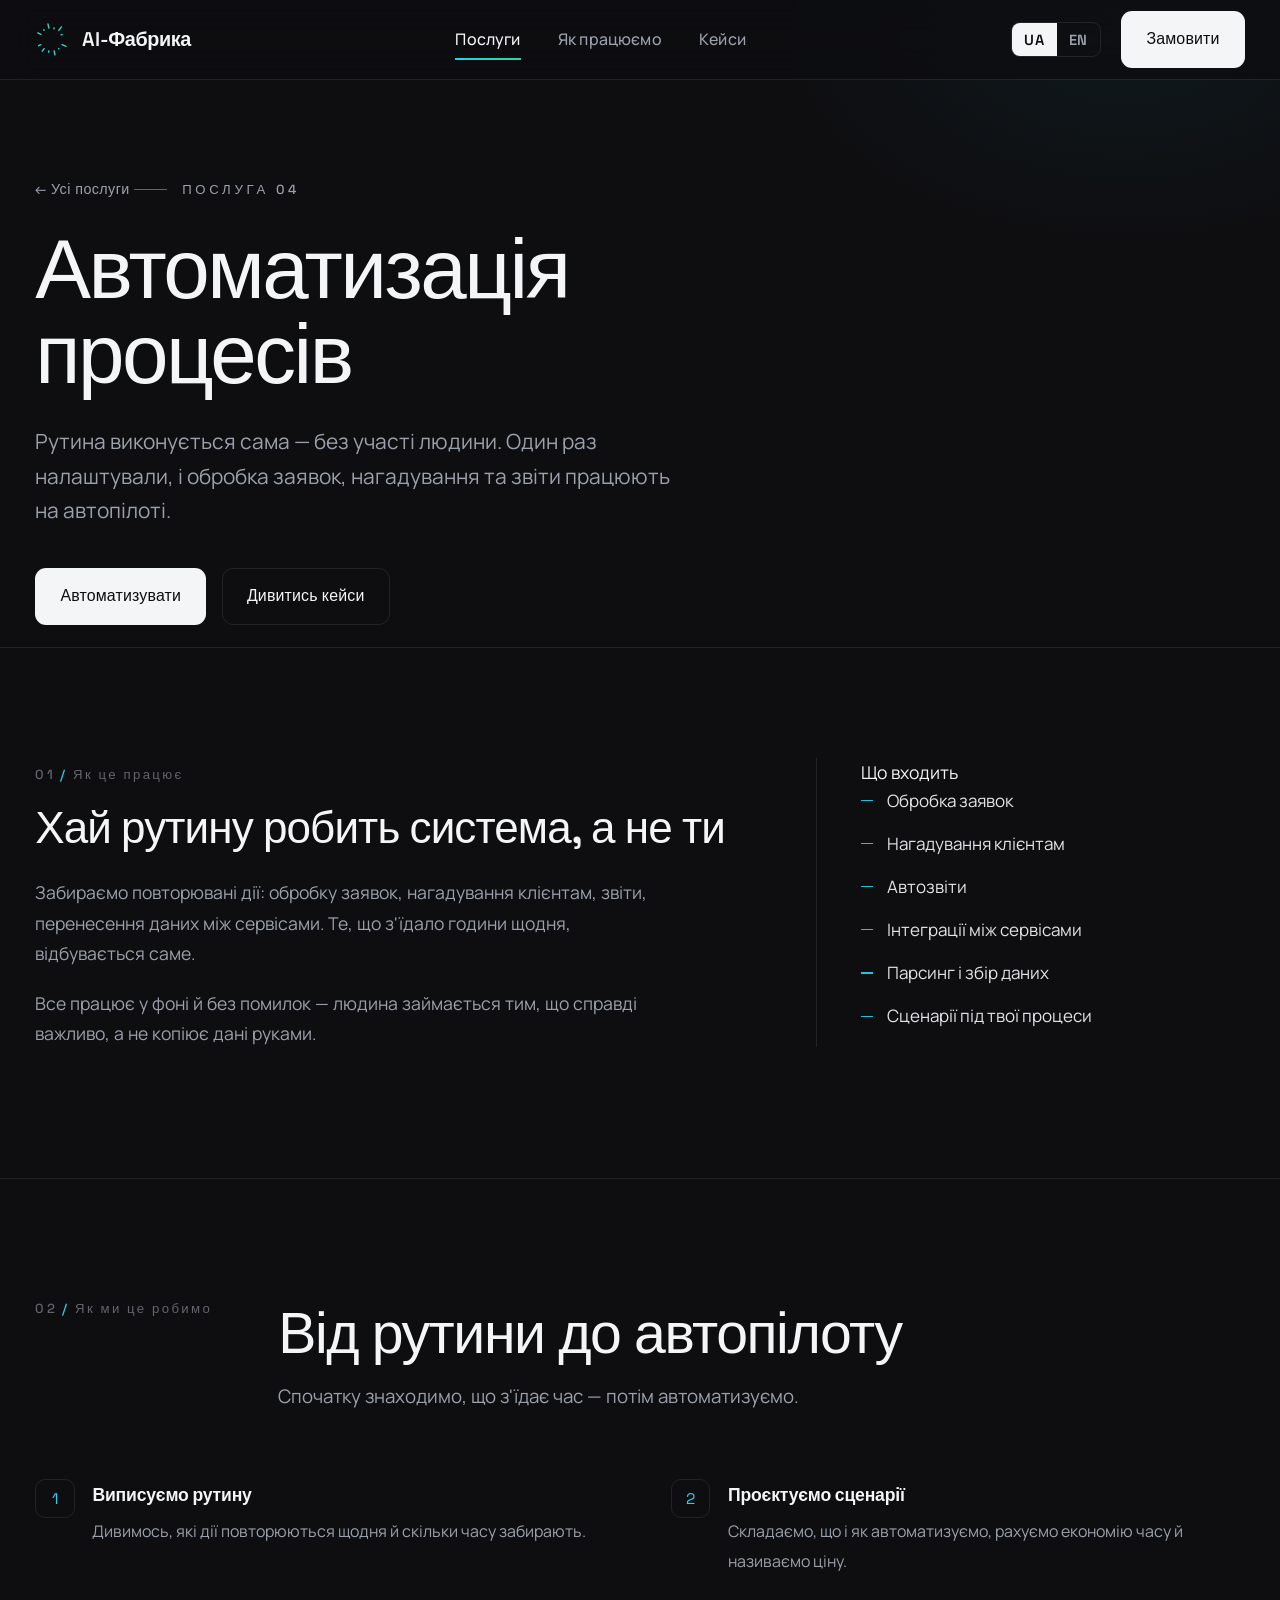
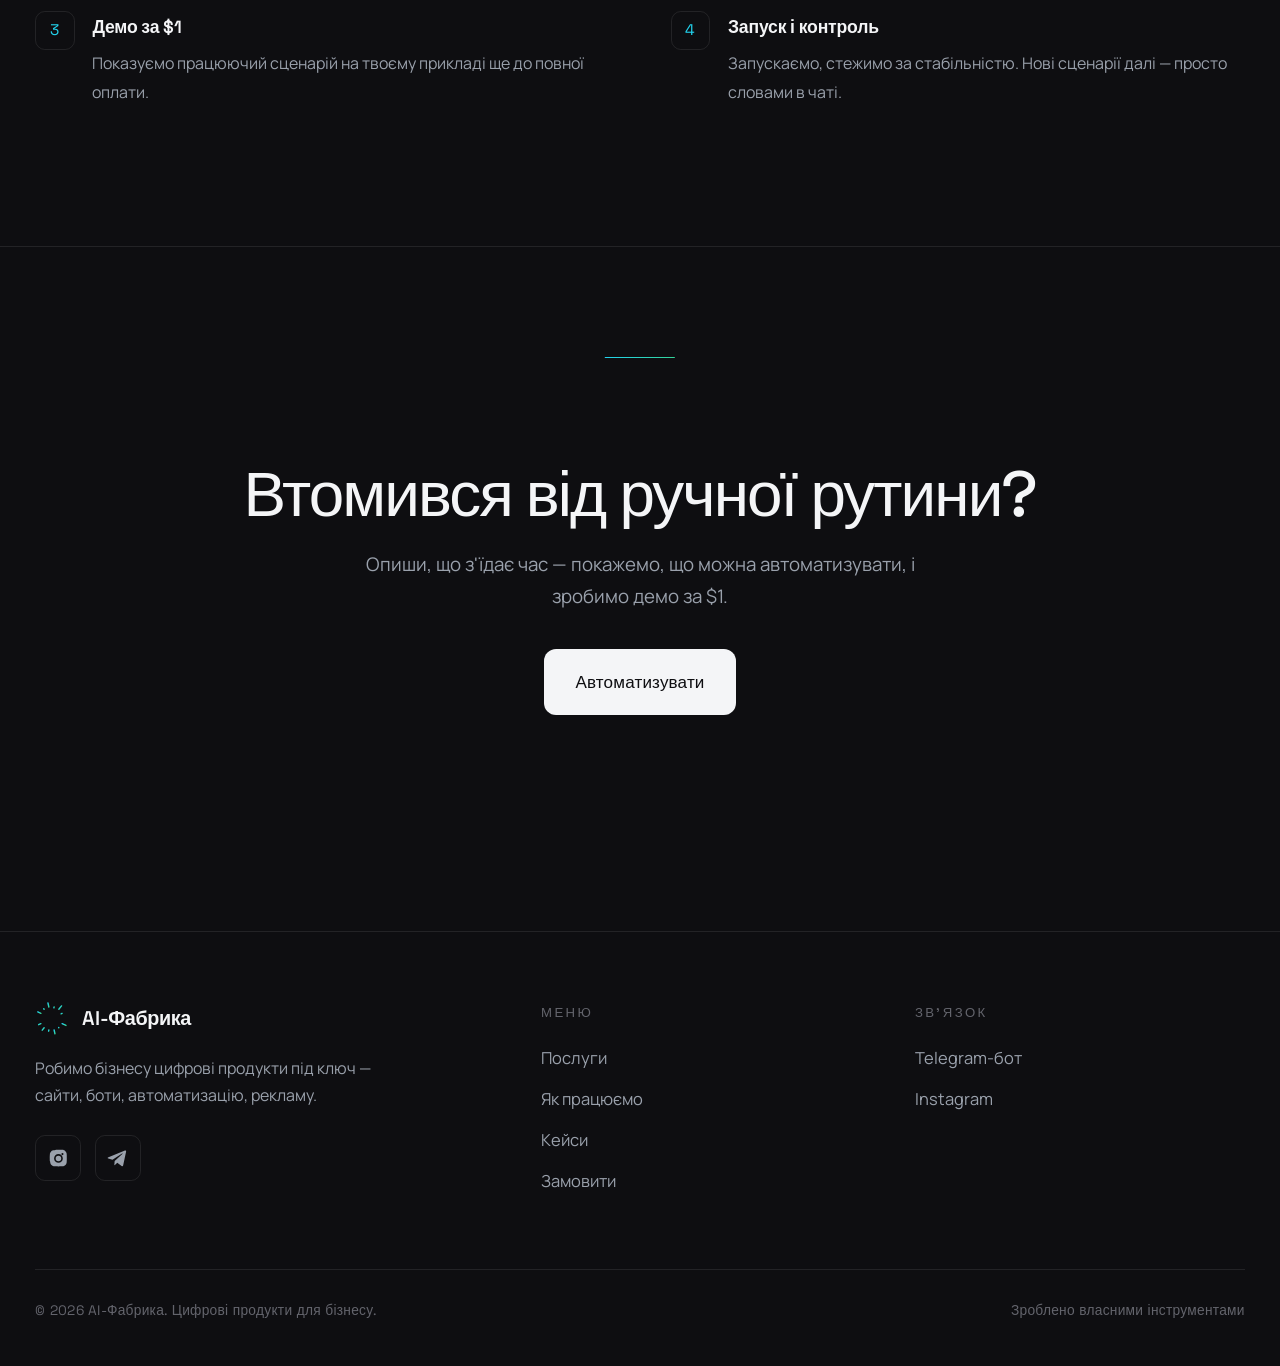
<file: service-automation.html>
<!DOCTYPE html>
<html lang="uk">
<head>
<meta charset="UTF-8">
<meta name="viewport" content="width=device-width, initial-scale=1.0">
<title>Автоматизація процесів — AI-Фабрика</title>
<meta name="description" content="Автоматизуємо рутину: обробка заявок, нагадування, звіти, інтеграції між сервісами. Один раз налаштували — працює на автопілоті. Демо за $1.">
<meta property="og:title" content="Автоматизація процесів — AI-Фабрика">
<meta property="og:description" content="Рутина виконується сама: обробка заявок, нагадування, звіти, інтеграції. Демо за $1.">
<meta property="og:type" content="website">
<link rel="preconnect" href="https://fonts.googleapis.com">
<link rel="preconnect" href="https://fonts.gstatic.com" crossorigin>
<link href="https://fonts.googleapis.com/css2?family=Space+Grotesk:wght@400;500;600;700&family=Manrope:wght@400;500;600;700;800&display=swap" rel="stylesheet">
<link rel="stylesheet" href="assets/style.css">
</head>
<body>
<svg width="0" height="0" style="position:absolute"><defs>
  <linearGradient id="g1" x1="0" y1="0" x2="1" y2="1">
    <stop offset="0" stop-color="#22D3EE"/><stop offset="1" stop-color="#34D399"/>
  </linearGradient></defs></svg>

<header>
  <div class="wrap nav">
    <a href="index.html" class="brand">
      <svg class="logo" viewBox="0 0 420 420" aria-hidden="true">
        <g class="spark-rot"><g id="navspark" fill="none" stroke="url(#g1)"></g></g>
      </svg>
      <span>AI-Фабрика</span>
    </a>
    <nav class="menu">
      <a href="services.html" class="active" data-i="m_serv">Послуги</a>
      <a href="index.html#process" data-i="m_proc">Як працюємо</a>
      <a href="cases.html" data-i="m_cases">Кейси</a>
    </nav>
    <div class="nav-right">
      <div class="lang">
        <button data-lang="uk" class="on">UA</button>
        <button data-lang="en">EN</button>
      </div>
      <a href="order.html" class="btn btn-primary"><span data-i="m_order">Замовити</span></a>
      <button class="burger" aria-label="menu">☰</button>
    </div>
  </div>
</header>

<main id="top">
  <!-- HERO -->
  <section class="page-hero">
    <div class="wrap">
      <a href="services.html" class="svc-back" data-i="back">← Усі послуги</a>
      <span class="eyebrow" data-i="ph_eyebrow">Послуга 04</span>
      <h1 data-i="ph_h1">Автоматизація процесів</h1>
      <p class="lead" data-i="ph_lead">Рутина виконується сама — без участі людини. Один раз налаштували, і обробка заявок, нагадування та звіти працюють на автопілоті.</p>
      <div class="hero-cta">
        <a href="order.html" class="btn btn-primary"><span data-i="ph_cta1">Автоматизувати</span></a>
        <a href="cases.html" class="btn btn-ghost" data-i="ph_cta2">Дивитись кейси</a>
      </div>
    </div>
  </section>

  <!-- ЩО ЦЕ -->
  <section class="block">
    <div class="wrap">
      <div class="detail-grid reveal">
        <div class="dg-left">
          <span class="sec-num">01 <i>/</i> <span data-i="w1_eyebrow">Як це працює</span></span>
          <h2 data-i="w1_h2">Хай рутину робить система, а не ти</h2>
          <p data-i="w1_p1">Забираємо повторювані дії: обробку заявок, нагадування клієнтам, звіти, перенесення даних між сервісами. Те, що з'їдало години щодня, відбувається саме.</p>
          <p data-i="w1_p2">Все працює у фоні й без помилок — людина займається тим, що справді важливо, а не копіює дані руками.</p>
        </div>
        <div class="dg-right">
          <div class="svc-sub" data-i="incl">Що входить</div>
          <ul class="detail-list">
            <li data-i="w1_l1">Обробка заявок</li>
            <li data-i="w1_l2">Нагадування клієнтам</li>
            <li data-i="w1_l3">Автозвіти</li>
            <li data-i="w1_l4">Інтеграції між сервісами</li>
            <li data-i="w1_l5">Парсинг і збір даних</li>
            <li data-i="w1_l6">Сценарії під твої процеси</li>
          </ul>
        </div>
      </div>
    </div>
  </section>

  <!-- ЯК МИ РОБИМО -->
  <section class="block">
    <div class="wrap">
      <div class="sec-head reveal">
        <span class="sec-num">02 <i>/</i> <span data-i="w2_eyebrow">Як ми це робимо</span></span>
        <div class="sec-head-inner">
          <h2 data-i="w2_h2">Від рутини до автопілоту</h2>
          <p data-i="w2_p">Спочатку знаходимо, що з'їдає час — потім автоматизуємо.</p>
        </div>
      </div>
      <ol class="order-steps wide-steps reveal">
        <li><b data-i="st1_b">Виписуємо рутину</b><span data-i="st1_s">Дивимось, які дії повторюються щодня й скільки часу забирають.</span></li>
        <li><b data-i="st2_b">Проєктуємо сценарії</b><span data-i="st2_s">Складаємо, що і як автоматизуємо, рахуємо економію часу й називаємо ціну.</span></li>
        <li><b data-i="st3_b">Демо за $1</b><span data-i="st3_s">Показуємо працюючий сценарій на твоєму прикладі ще до повної оплати.</span></li>
        <li><b data-i="st4_b">Запуск і контроль</b><span data-i="st4_s">Запускаємо, стежимо за стабільністю. Нові сценарії далі — просто словами в чаті.</span></li>
      </ol>
    </div>
  </section>

  <!-- CTA -->
  <section class="block">
    <div class="wrap">
      <div class="cta-band reveal">
        <h2 data-i="cta_h">Втомився від ручної рутини?</h2>
        <p data-i="cta_p">Опиши, що з'їдає час — покажемо, що можна автоматизувати, і зробимо демо за $1.</p>
        <a href="order.html" class="btn btn-primary btn-lg"><span data-i="cta_btn">Автоматизувати</span></a>
      </div>
    </div>
  </section>
</main>

<footer>
  <div class="wrap">
    <div class="foot-grid">
      <div class="foot-brand">
        <div class="brand"><svg class="logo" viewBox="0 0 420 420" aria-hidden="true"><g id="footspark" fill="none" stroke="url(#g1)"></g></svg><span>AI-Фабрика</span></div>
        <p data-i="f_desc">Робимо бізнесу цифрові продукти під ключ — сайти, боти, автоматизацію, рекламу.</p>
        <div class="socials">
          <a href="https://www.instagram.com/fabrika_ai_/" aria-label="Instagram" target="_blank" rel="noopener"><svg viewBox="0 0 24 24"><path d="M12 2c2.7 0 3 0 4.1.1 1 0 1.7.2 2.3.5.6.2 1.1.5 1.6 1s.8 1 1 1.6c.3.6.5 1.3.5 2.3.1 1.1.1 1.4.1 4.1s0 3-.1 4.1c0 1-.2 1.7-.5 2.3-.2.6-.5 1.1-1 1.6s-1 .8-1.6 1c-.6.3-1.3.5-2.3.5-1.1.1-1.4.1-4.1.1s-3 0-4.1-.1c-1 0-1.7-.2-2.3-.5-.6-.2-1.1-.5-1.6-1s-.8-1-1-1.6c-.3-.6-.5-1.3-.5-2.3C2 15 2 14.7 2 12s0-3 .1-4.1c0-1 .2-1.7.5-2.3.2-.6.5-1.1 1-1.6s1-.8 1.6-1c.6-.3 1.3-.5 2.3-.5C9 2 9.3 2 12 2zm0 5a5 5 0 100 10 5 5 0 000-10zm0 8.2a3.2 3.2 0 110-6.4 3.2 3.2 0 010 6.4zM17.8 7a1.2 1.2 0 10-2.4 0 1.2 1.2 0 002.4 0z"/></svg></a>
          <a href="https://t.me/ai_fabryka_bot" aria-label="Telegram" target="_blank" rel="noopener"><svg viewBox="0 0 24 24"><path d="M21.9 4.3l-3.3 15.5c-.2 1.1-.9 1.4-1.8.9l-5-3.7-2.4 2.3c-.3.3-.5.5-1 .5l.4-5 9.1-8.2c.4-.4-.1-.6-.6-.2L6.3 13.5l-4.8-1.5c-1-.3-1-1 .2-1.5L20.6 3c.9-.3 1.6.2 1.3 1.3z"/></svg></a>
        </div>
      </div>
      <div class="foot-col">
        <h4 data-i="f_c1">Меню</h4>
        <a href="services.html" data-i="m_serv">Послуги</a>
        <a href="index.html#process" data-i="m_proc">Як працюємо</a>
        <a href="cases.html" data-i="m_cases">Кейси</a>
        <a href="order.html" data-i="m_order">Замовити</a>
      </div>
      <div class="foot-col">
        <h4 data-i="f_c2">Звʼязок</h4>
        <a href="https://t.me/ai_fabryka_bot" target="_blank" rel="noopener">Telegram-бот</a>
        <a href="https://www.instagram.com/fabrika_ai_/" target="_blank" rel="noopener">Instagram</a>
      </div>
    </div>
    <div class="copy">
      <span data-i="f_copy">© 2026 AI-Фабрика. Цифрові продукти для бізнесу.</span>
      <span data-i="f_made">Зроблено власними інструментами</span>
    </div>
  </div>
</footer>

<script>
window.I18N={
 en:{
  m_serv:"Services",m_proc:"How we work",m_cases:"Cases",m_order:"Order",
  back:"← All services",incl:"What's included",
  ph_eyebrow:"Service 04",ph_h1:"Process automation",
  ph_lead:"Routine runs itself — with no human involved. Set it up once, and lead handling, reminders and reports work on autopilot.",
  ph_cta1:"Automate",ph_cta2:"See cases",
  w1_eyebrow:"How it works",w1_h2:"Let the system do the routine, not you",
  w1_p1:"We take over the repetitive work: handling requests, reminding clients, reports, moving data between services. What used to eat hours every day now happens on its own.",
  w1_p2:"Everything runs in the background and error-free — people focus on what really matters instead of copying data by hand.",
  w1_l1:"Request handling",w1_l2:"Client reminders",w1_l3:"Auto reports",w1_l4:"Integrations between services",w1_l5:"Parsing and data collection",w1_l6:"Scenarios tailored to your processes",
  w2_eyebrow:"How we do it",w2_h2:"From routine to autopilot",w2_p:"First we find what eats your time — then we automate it.",
  st1_b:"We map out the routine",st1_s:"We look at which actions repeat every day and how much time they take.",
  st2_b:"We design the scenarios",st2_s:"We lay out what and how we automate, calculate the time saved and name the price.",
  st3_b:"Demo for $1",st3_s:"We show a working scenario on your own example before full payment.",
  st4_b:"Launch and control",st4_s:"We launch and watch for stability. New scenarios later — just words in chat.",
  cta_h:"Tired of manual routine?",cta_p:"Describe what eats your time — we'll show what can be automated and make a $1 demo.",cta_btn:"Automate",
  f_desc:"We build turnkey digital products for business — websites, bots, automation, ads.",f_c1:"Menu",f_c2:"Contact",
  f_copy:"© 2026 AI-Fabryka. Digital products for business.",f_made:"Built with our own tools"
 }
};
</script>
<script src="assets/app.js" defer></script>
</body>
</html>
</file>
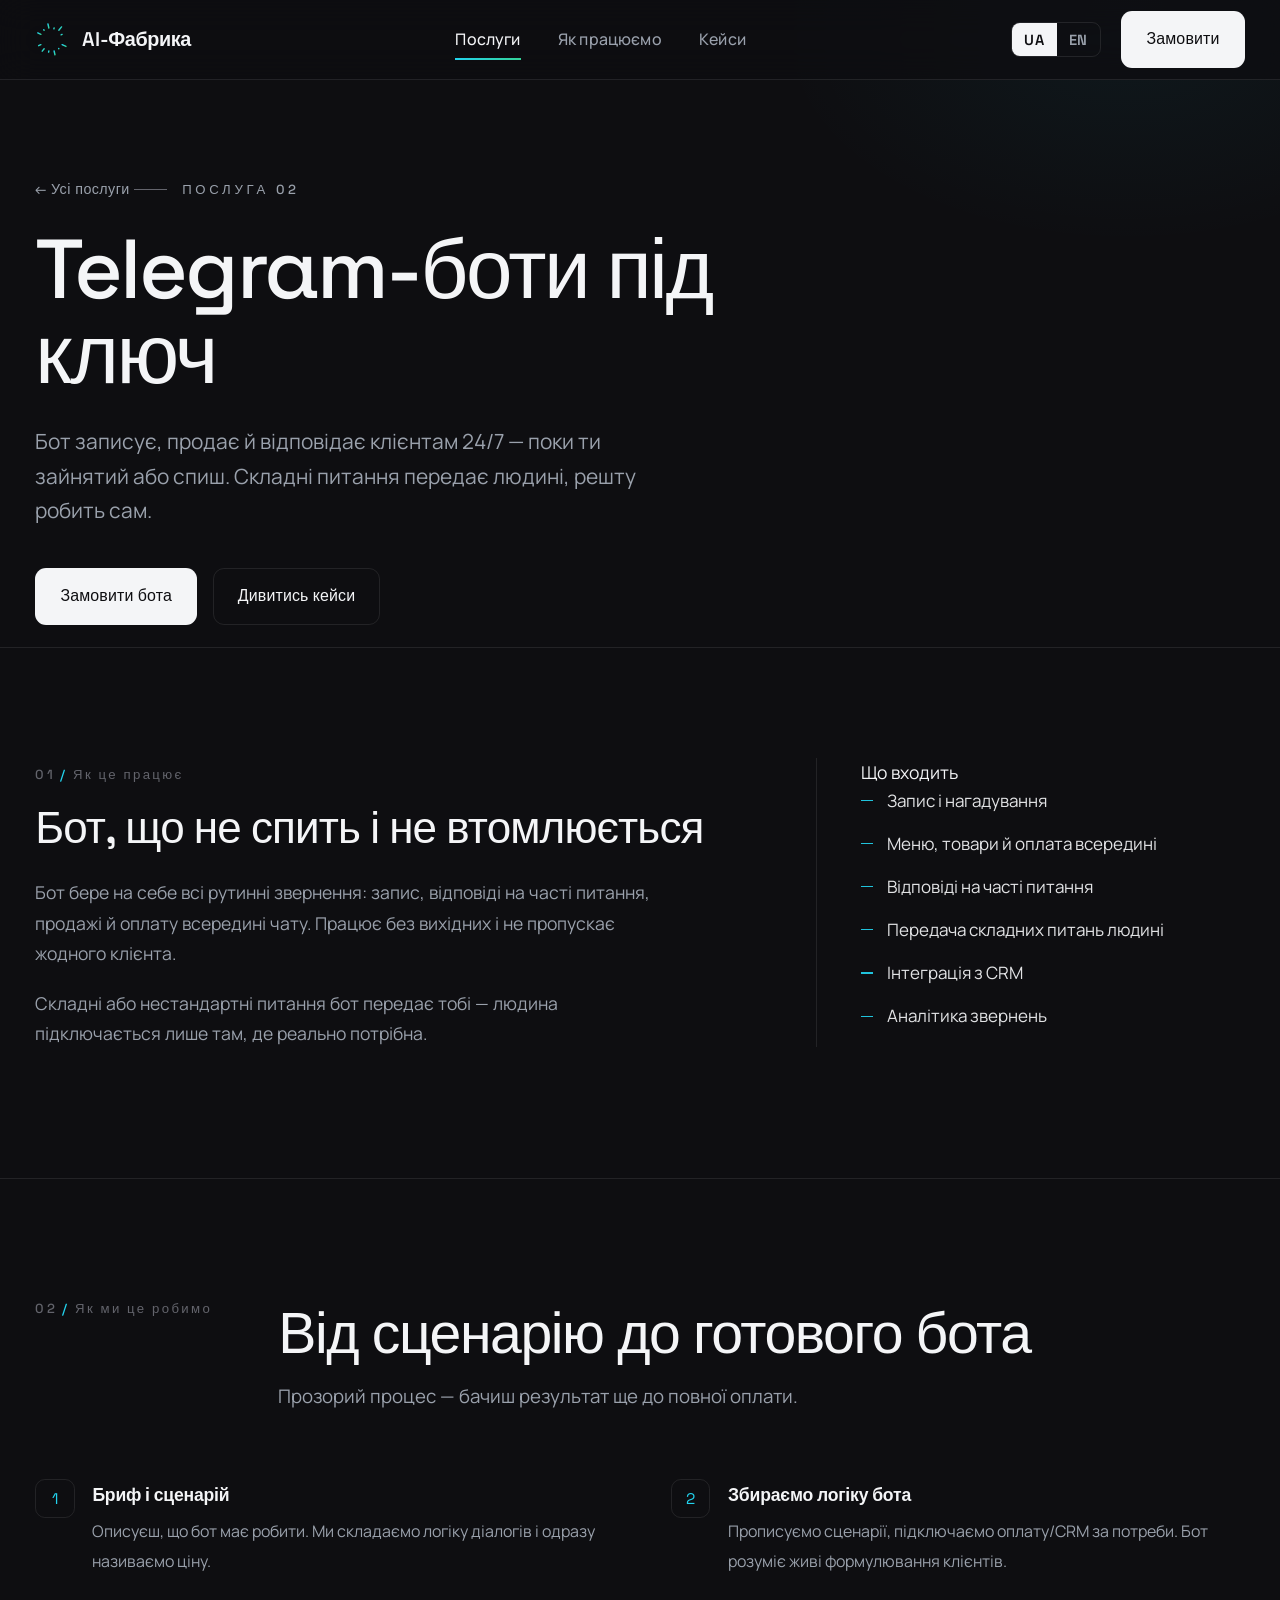
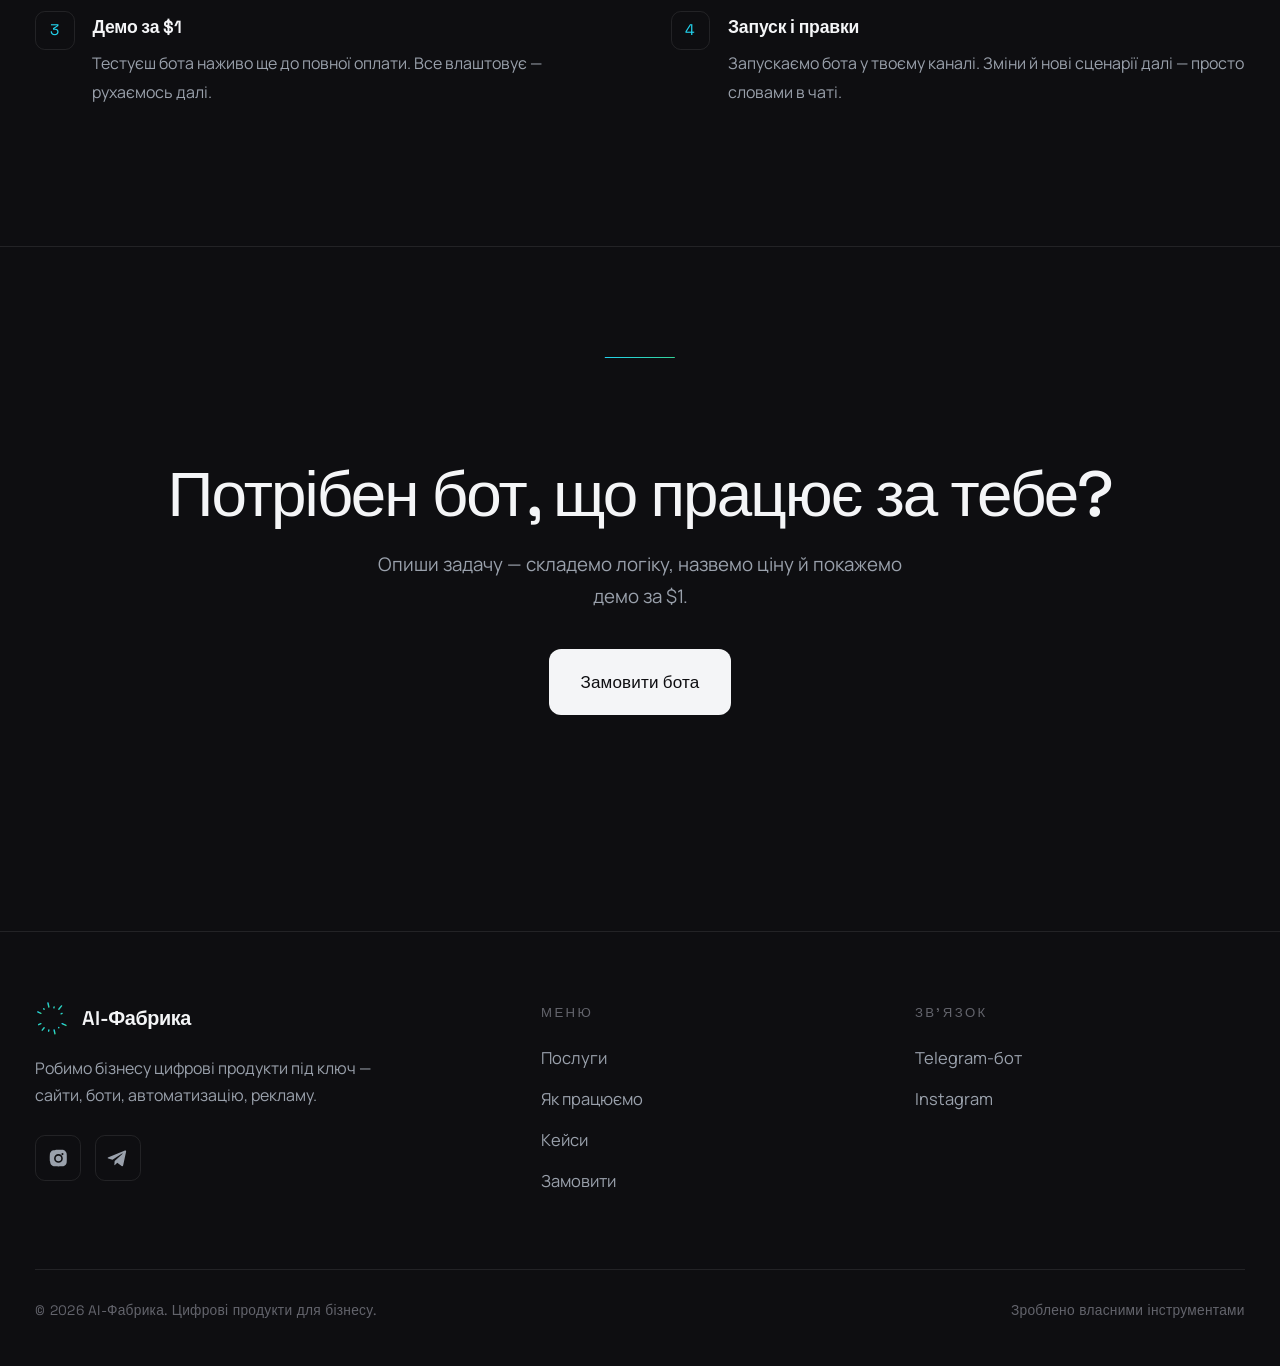
<file: service-bots.html>
<!DOCTYPE html>
<html lang="uk">
<head>
<meta charset="UTF-8">
<meta name="viewport" content="width=device-width, initial-scale=1.0">
<title>Telegram-боти під ключ — AI-Фабрика</title>
<meta name="description" content="Бот записує, продає й відповідає клієнтам 24/7. Оплата й CRM у чаті, складні питання — людині. Демо за $1.">
<meta property="og:title" content="Telegram-боти під ключ — AI-Фабрика">
<meta property="og:description" content="Бот, що записує, продає й відповідає 24/7. Складні питання передає людині. Демо за $1.">
<meta property="og:type" content="website">
<link rel="preconnect" href="https://fonts.googleapis.com">
<link rel="preconnect" href="https://fonts.gstatic.com" crossorigin>
<link href="https://fonts.googleapis.com/css2?family=Space+Grotesk:wght@400;500;600;700&family=Manrope:wght@400;500;600;700;800&display=swap" rel="stylesheet">
<link rel="stylesheet" href="assets/style.css">
</head>
<body>
<svg width="0" height="0" style="position:absolute"><defs>
  <linearGradient id="g1" x1="0" y1="0" x2="1" y2="1">
    <stop offset="0" stop-color="#22D3EE"/><stop offset="1" stop-color="#34D399"/>
  </linearGradient></defs></svg>

<header>
  <div class="wrap nav">
    <a href="index.html" class="brand">
      <svg class="logo" viewBox="0 0 420 420" aria-hidden="true">
        <g class="spark-rot"><g id="navspark" fill="none" stroke="url(#g1)"></g></g>
      </svg>
      <span>AI-Фабрика</span>
    </a>
    <nav class="menu">
      <a href="services.html" class="active" data-i="m_serv">Послуги</a>
      <a href="index.html#process" data-i="m_proc">Як працюємо</a>
      <a href="cases.html" data-i="m_cases">Кейси</a>
    </nav>
    <div class="nav-right">
      <div class="lang">
        <button data-lang="uk" class="on">UA</button>
        <button data-lang="en">EN</button>
      </div>
      <a href="order.html" class="btn btn-primary"><span data-i="m_order">Замовити</span></a>
      <button class="burger" aria-label="menu">☰</button>
    </div>
  </div>
</header>

<main id="top">
  <!-- HERO -->
  <section class="page-hero">
    <div class="wrap">
      <a href="services.html" class="svc-back" data-i="back">← Усі послуги</a>
      <span class="eyebrow" data-i="ph_eyebrow">Послуга 02</span>
      <h1 data-i="ph_h1">Telegram-боти під ключ</h1>
      <p class="lead" data-i="ph_lead">Бот записує, продає й відповідає клієнтам 24/7 — поки ти зайнятий або спиш. Складні питання передає людині, решту робить сам.</p>
      <div class="hero-cta">
        <a href="order.html" class="btn btn-primary"><span data-i="ph_cta1">Замовити бота</span></a>
        <a href="cases.html" class="btn btn-ghost" data-i="ph_cta2">Дивитись кейси</a>
      </div>
    </div>
  </section>

  <!-- ЩО ЦЕ -->
  <section class="block">
    <div class="wrap">
      <div class="detail-grid reveal">
        <div class="dg-left">
          <span class="sec-num">01 <i>/</i> <span data-i="w1_eyebrow">Як це працює</span></span>
          <h2 data-i="w1_h2">Бот, що не спить і не втомлюється</h2>
          <p data-i="w1_p1">Бот бере на себе всі рутинні звернення: запис, відповіді на часті питання, продажі й оплату всередині чату. Працює без вихідних і не пропускає жодного клієнта.</p>
          <p data-i="w1_p2">Складні або нестандартні питання бот передає тобі — людина підключається лише там, де реально потрібна.</p>
        </div>
        <div class="dg-right">
          <div class="svc-sub" data-i="incl">Що входить</div>
          <ul class="detail-list">
            <li data-i="w1_l1">Запис і нагадування</li>
            <li data-i="w1_l2">Меню, товари й оплата всередині</li>
            <li data-i="w1_l3">Відповіді на часті питання</li>
            <li data-i="w1_l4">Передача складних питань людині</li>
            <li data-i="w1_l5">Інтеграція з CRM</li>
            <li data-i="w1_l6">Аналітика звернень</li>
          </ul>
        </div>
      </div>
    </div>
  </section>

  <!-- ЯК МИ РОБИМО -->
  <section class="block">
    <div class="wrap">
      <div class="sec-head reveal">
        <span class="sec-num">02 <i>/</i> <span data-i="w2_eyebrow">Як ми це робимо</span></span>
        <div class="sec-head-inner">
          <h2 data-i="w2_h2">Від сценарію до готового бота</h2>
          <p data-i="w2_p">Прозорий процес — бачиш результат ще до повної оплати.</p>
        </div>
      </div>
      <ol class="order-steps wide-steps reveal">
        <li><b data-i="st1_b">Бриф і сценарій</b><span data-i="st1_s">Описуєш, що бот має робити. Ми складаємо логіку діалогів і одразу називаємо ціну.</span></li>
        <li><b data-i="st2_b">Збираємо логіку бота</b><span data-i="st2_s">Прописуємо сценарії, підключаємо оплату/CRM за потреби. Бот розуміє живі формулювання клієнтів.</span></li>
        <li><b data-i="st3_b">Демо за $1</b><span data-i="st3_s">Тестуєш бота наживо ще до повної оплати. Все влаштовує — рухаємось далі.</span></li>
        <li><b data-i="st4_b">Запуск і правки</b><span data-i="st4_s">Запускаємо бота у твоєму каналі. Зміни й нові сценарії далі — просто словами в чаті.</span></li>
      </ol>
    </div>
  </section>

  <!-- CTA -->
  <section class="block">
    <div class="wrap">
      <div class="cta-band reveal">
        <h2 data-i="cta_h">Потрібен бот, що працює за тебе?</h2>
        <p data-i="cta_p">Опиши задачу — складемо логіку, назвемо ціну й покажемо демо за $1.</p>
        <a href="order.html" class="btn btn-primary btn-lg"><span data-i="cta_btn">Замовити бота</span></a>
      </div>
    </div>
  </section>
</main>

<footer>
  <div class="wrap">
    <div class="foot-grid">
      <div class="foot-brand">
        <div class="brand"><svg class="logo" viewBox="0 0 420 420" aria-hidden="true"><g id="footspark" fill="none" stroke="url(#g1)"></g></svg><span>AI-Фабрика</span></div>
        <p data-i="f_desc">Робимо бізнесу цифрові продукти під ключ — сайти, боти, автоматизацію, рекламу.</p>
        <div class="socials">
          <a href="https://www.instagram.com/fabrika_ai_/" aria-label="Instagram" target="_blank" rel="noopener"><svg viewBox="0 0 24 24"><path d="M12 2c2.7 0 3 0 4.1.1 1 0 1.7.2 2.3.5.6.2 1.1.5 1.6 1s.8 1 1 1.6c.3.6.5 1.3.5 2.3.1 1.1.1 1.4.1 4.1s0 3-.1 4.1c0 1-.2 1.7-.5 2.3-.2.6-.5 1.1-1 1.6s-1 .8-1.6 1c-.6.3-1.3.5-2.3.5-1.1.1-1.4.1-4.1.1s-3 0-4.1-.1c-1 0-1.7-.2-2.3-.5-.6-.2-1.1-.5-1.6-1s-.8-1-1-1.6c-.3-.6-.5-1.3-.5-2.3C2 15 2 14.7 2 12s0-3 .1-4.1c0-1 .2-1.7.5-2.3.2-.6.5-1.1 1-1.6s1-.8 1.6-1c.6-.3 1.3-.5 2.3-.5C9 2 9.3 2 12 2zm0 5a5 5 0 100 10 5 5 0 000-10zm0 8.2a3.2 3.2 0 110-6.4 3.2 3.2 0 010 6.4zM17.8 7a1.2 1.2 0 10-2.4 0 1.2 1.2 0 002.4 0z"/></svg></a>
          <a href="https://t.me/ai_fabryka_bot" aria-label="Telegram" target="_blank" rel="noopener"><svg viewBox="0 0 24 24"><path d="M21.9 4.3l-3.3 15.5c-.2 1.1-.9 1.4-1.8.9l-5-3.7-2.4 2.3c-.3.3-.5.5-1 .5l.4-5 9.1-8.2c.4-.4-.1-.6-.6-.2L6.3 13.5l-4.8-1.5c-1-.3-1-1 .2-1.5L20.6 3c.9-.3 1.6.2 1.3 1.3z"/></svg></a>
        </div>
      </div>
      <div class="foot-col">
        <h4 data-i="f_c1">Меню</h4>
        <a href="services.html" data-i="m_serv">Послуги</a>
        <a href="index.html#process" data-i="m_proc">Як працюємо</a>
        <a href="cases.html" data-i="m_cases">Кейси</a>
        <a href="order.html" data-i="m_order">Замовити</a>
      </div>
      <div class="foot-col">
        <h4 data-i="f_c2">Звʼязок</h4>
        <a href="https://t.me/ai_fabryka_bot" target="_blank" rel="noopener">Telegram-бот</a>
        <a href="https://www.instagram.com/fabrika_ai_/" target="_blank" rel="noopener">Instagram</a>
      </div>
    </div>
    <div class="copy">
      <span data-i="f_copy">© 2026 AI-Фабрика. Цифрові продукти для бізнесу.</span>
      <span data-i="f_made">Зроблено власними інструментами</span>
    </div>
  </div>
</footer>

<script>
window.I18N={
 en:{
  m_serv:"Services",m_proc:"How we work",m_cases:"Cases",m_order:"Order",
  back:"← All services",incl:"What's included",
  ph_eyebrow:"Service 02",ph_h1:"Telegram bots, turnkey",
  ph_lead:"A bot that books, sells and answers your clients 24/7 — while you're busy or asleep. It hands hard questions to a human and does the rest itself.",
  ph_cta1:"Order a bot",ph_cta2:"See cases",
  w1_eyebrow:"How it works",w1_h2:"A bot that never sleeps or tires",
  w1_p1:"The bot takes on all the routine requests: booking, answers to common questions, sales and payment inside the chat. It works every day and never misses a client.",
  w1_p2:"Complex or non-standard questions the bot passes to you — a human steps in only where it's truly needed.",
  w1_l1:"Booking and reminders",w1_l2:"Menu, products and payment inside",w1_l3:"Answers to common questions",w1_l4:"Handoff of hard questions to a human",w1_l5:"CRM integration",w1_l6:"Request analytics",
  w2_eyebrow:"How we do it",w2_h2:"From script to a finished bot",w2_p:"A transparent process — you see the result before full payment.",
  st1_b:"Brief and script",st1_s:"You describe what the bot should do. We build the dialogue logic and name the price right away.",
  st2_b:"We build the bot's logic",st2_s:"We write the scripts, connect payment/CRM if needed. The bot understands how clients really phrase things.",
  st3_b:"Demo for $1",st3_s:"You test the bot live before full payment. Everything fits — we move on.",
  st4_b:"Launch and edits",st4_s:"We launch the bot in your channel. Changes and new scripts later — just words in chat.",
  cta_h:"Need a bot that works for you?",cta_p:"Describe the task — we'll build the logic, name the price and show a $1 demo.",cta_btn:"Order a bot",
  f_desc:"We build turnkey digital products for business — websites, bots, automation, ads.",f_c1:"Menu",f_c2:"Contact",
  f_copy:"© 2026 AI-Fabryka. Digital products for business.",f_made:"Built with our own tools"
 }
};
</script>
<script src="assets/app.js" defer></script>
</body>
</html>
</file>
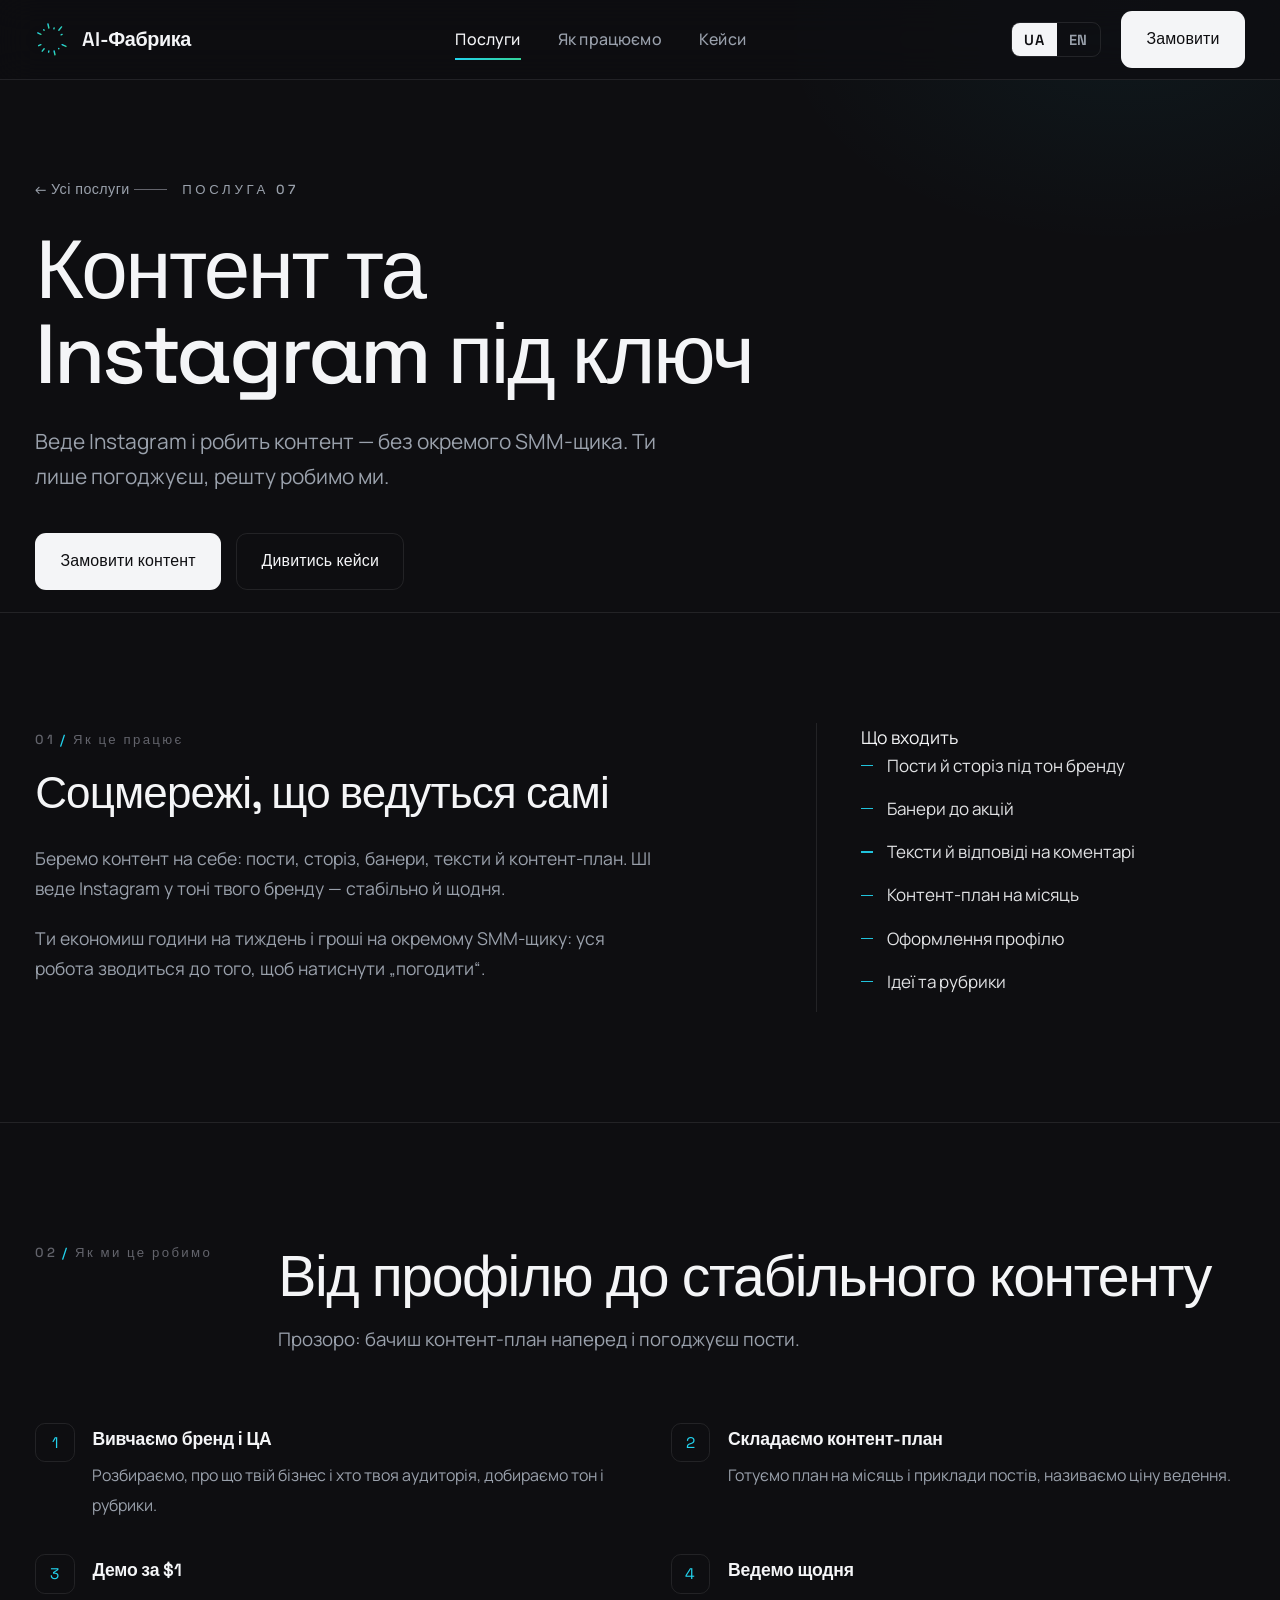
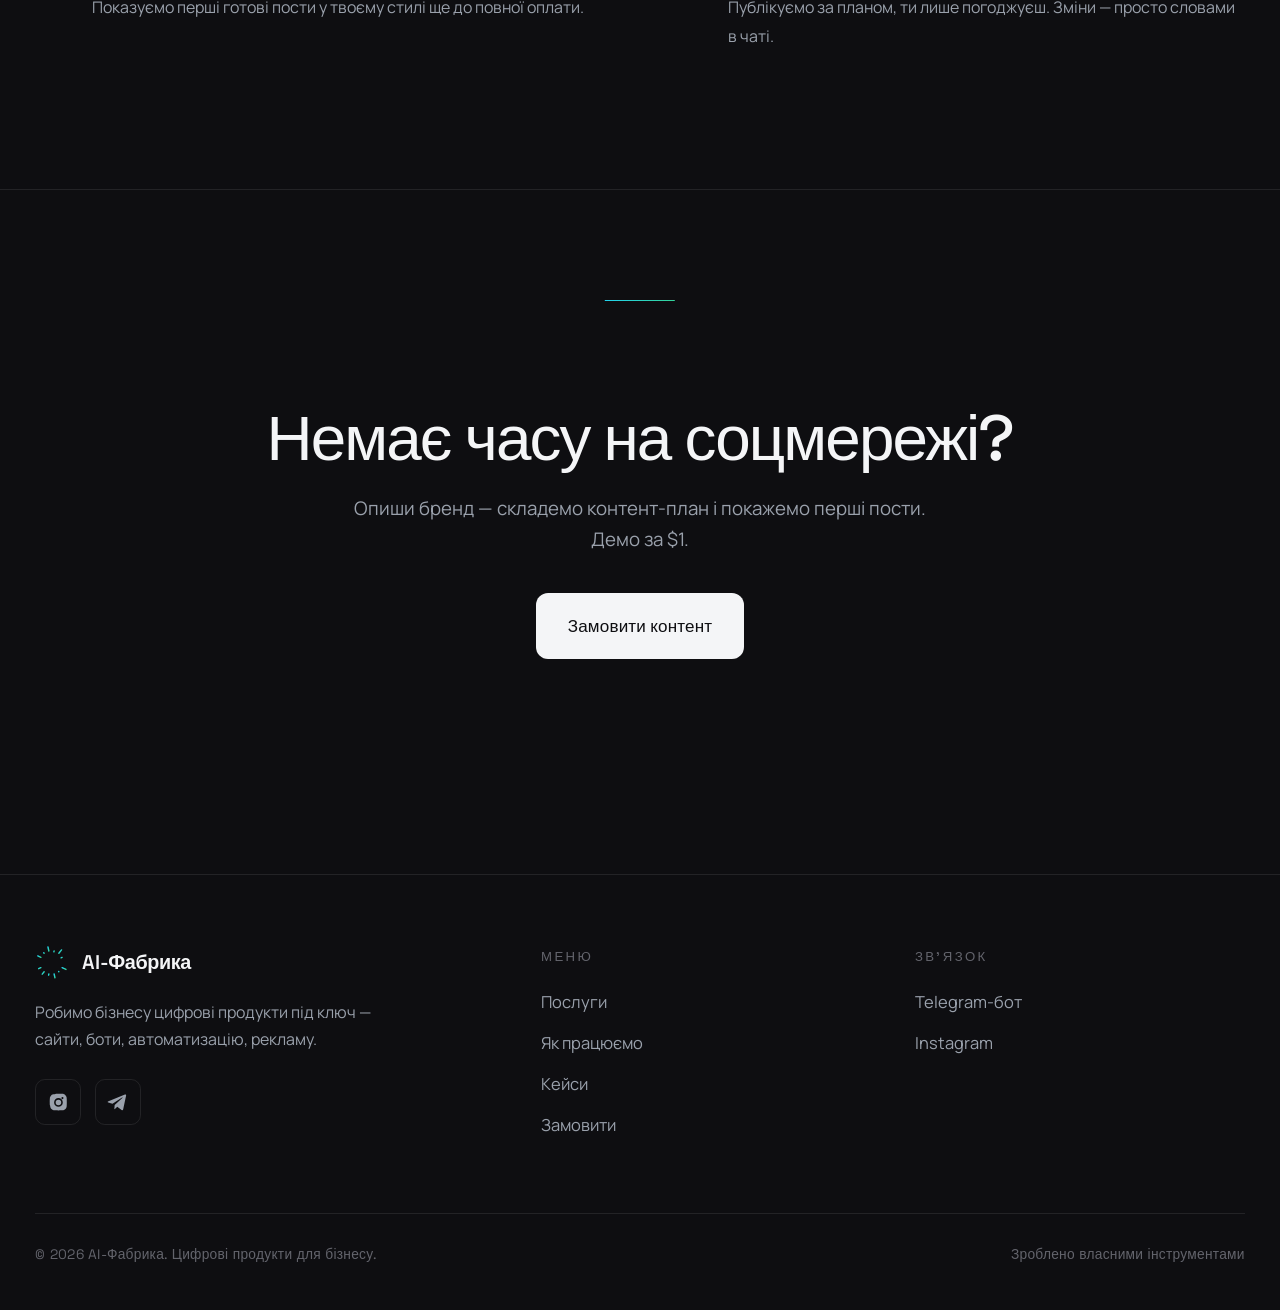
<file: service-content.html>
<!DOCTYPE html>
<html lang="uk">
<head>
<meta charset="UTF-8">
<meta name="viewport" content="width=device-width, initial-scale=1.0">
<title>Контент та Instagram під ключ — AI-Фабрика</title>
<meta name="description" content="Веде Instagram і робить контент — без окремого SMM-щика. Пости, сторіз, банери, тексти й контент-план. Ти лише погоджуєш. Демо за $1.">
<meta property="og:title" content="Контент та Instagram під ключ — AI-Фабрика">
<meta property="og:description" content="ШІ веде Instagram у тоні твого бренду: пости, сторіз, банери, контент-план. Демо за $1.">
<meta property="og:type" content="website">
<link rel="preconnect" href="https://fonts.googleapis.com">
<link rel="preconnect" href="https://fonts.gstatic.com" crossorigin>
<link href="https://fonts.googleapis.com/css2?family=Space+Grotesk:wght@400;500;600;700&family=Manrope:wght@400;500;600;700;800&display=swap" rel="stylesheet">
<link rel="stylesheet" href="assets/style.css">
</head>
<body>
<svg width="0" height="0" style="position:absolute"><defs>
  <linearGradient id="g1" x1="0" y1="0" x2="1" y2="1">
    <stop offset="0" stop-color="#22D3EE"/><stop offset="1" stop-color="#34D399"/>
  </linearGradient></defs></svg>

<header>
  <div class="wrap nav">
    <a href="index.html" class="brand">
      <svg class="logo" viewBox="0 0 420 420" aria-hidden="true">
        <g class="spark-rot"><g id="navspark" fill="none" stroke="url(#g1)"></g></g>
      </svg>
      <span>AI-Фабрика</span>
    </a>
    <nav class="menu">
      <a href="services.html" class="active" data-i="m_serv">Послуги</a>
      <a href="index.html#process" data-i="m_proc">Як працюємо</a>
      <a href="cases.html" data-i="m_cases">Кейси</a>
    </nav>
    <div class="nav-right">
      <div class="lang">
        <button data-lang="uk" class="on">UA</button>
        <button data-lang="en">EN</button>
      </div>
      <a href="order.html" class="btn btn-primary"><span data-i="m_order">Замовити</span></a>
      <button class="burger" aria-label="menu">☰</button>
    </div>
  </div>
</header>

<main id="top">
  <!-- HERO -->
  <section class="page-hero">
    <div class="wrap">
      <a href="services.html" class="svc-back" data-i="back">← Усі послуги</a>
      <span class="eyebrow" data-i="ph_eyebrow">Послуга 07</span>
      <h1 data-i="ph_h1">Контент та Instagram під ключ</h1>
      <p class="lead" data-i="ph_lead">Веде Instagram і робить контент — без окремого SMM-щика. Ти лише погоджуєш, решту робимо ми.</p>
      <div class="hero-cta">
        <a href="order.html" class="btn btn-primary"><span data-i="ph_cta1">Замовити контент</span></a>
        <a href="cases.html" class="btn btn-ghost" data-i="ph_cta2">Дивитись кейси</a>
      </div>
    </div>
  </section>

  <!-- ЩО ЦЕ -->
  <section class="block">
    <div class="wrap">
      <div class="detail-grid reveal">
        <div class="dg-left">
          <span class="sec-num">01 <i>/</i> <span data-i="w1_eyebrow">Як це працює</span></span>
          <h2 data-i="w1_h2">Соцмережі, що ведуться самі</h2>
          <p data-i="w1_p1">Беремо контент на себе: пости, сторіз, банери, тексти й контент-план. ШІ веде Instagram у тоні твого бренду — стабільно й щодня.</p>
          <p data-i="w1_p2">Ти економиш години на тиждень і гроші на окремому SMM-щику: уся робота зводиться до того, щоб натиснути „погодити“.</p>
        </div>
        <div class="dg-right">
          <div class="svc-sub" data-i="incl">Що входить</div>
          <ul class="detail-list">
            <li data-i="w1_l1">Пости й сторіз під тон бренду</li>
            <li data-i="w1_l2">Банери до акцій</li>
            <li data-i="w1_l3">Тексти й відповіді на коментарі</li>
            <li data-i="w1_l4">Контент-план на місяць</li>
            <li data-i="w1_l5">Оформлення профілю</li>
            <li data-i="w1_l6">Ідеї та рубрики</li>
          </ul>
        </div>
      </div>
    </div>
  </section>

  <!-- ЯК МИ РОБИМО -->
  <section class="block">
    <div class="wrap">
      <div class="sec-head reveal">
        <span class="sec-num">02 <i>/</i> <span data-i="w2_eyebrow">Як ми це робимо</span></span>
        <div class="sec-head-inner">
          <h2 data-i="w2_h2">Від профілю до стабільного контенту</h2>
          <p data-i="w2_p">Прозоро: бачиш контент-план наперед і погоджуєш пости.</p>
        </div>
      </div>
      <ol class="order-steps wide-steps reveal">
        <li><b data-i="st1_b">Вивчаємо бренд і ЦА</b><span data-i="st1_s">Розбираємо, про що твій бізнес і хто твоя аудиторія, добираємо тон і рубрики.</span></li>
        <li><b data-i="st2_b">Складаємо контент-план</b><span data-i="st2_s">Готуємо план на місяць і приклади постів, називаємо ціну ведення.</span></li>
        <li><b data-i="st3_b">Демо за $1</b><span data-i="st3_s">Показуємо перші готові пости у твоєму стилі ще до повної оплати.</span></li>
        <li><b data-i="st4_b">Ведемо щодня</b><span data-i="st4_s">Публікуємо за планом, ти лише погоджуєш. Зміни — просто словами в чаті.</span></li>
      </ol>
    </div>
  </section>

  <!-- CTA -->
  <section class="block">
    <div class="wrap">
      <div class="cta-band reveal">
        <h2 data-i="cta_h">Немає часу на соцмережі?</h2>
        <p data-i="cta_p">Опиши бренд — складемо контент-план і покажемо перші пости. Демо за $1.</p>
        <a href="order.html" class="btn btn-primary btn-lg"><span data-i="cta_btn">Замовити контент</span></a>
      </div>
    </div>
  </section>
</main>

<footer>
  <div class="wrap">
    <div class="foot-grid">
      <div class="foot-brand">
        <div class="brand"><svg class="logo" viewBox="0 0 420 420" aria-hidden="true"><g id="footspark" fill="none" stroke="url(#g1)"></g></svg><span>AI-Фабрика</span></div>
        <p data-i="f_desc">Робимо бізнесу цифрові продукти під ключ — сайти, боти, автоматизацію, рекламу.</p>
        <div class="socials">
          <a href="https://www.instagram.com/fabrika_ai_/" aria-label="Instagram" target="_blank" rel="noopener"><svg viewBox="0 0 24 24"><path d="M12 2c2.7 0 3 0 4.1.1 1 0 1.7.2 2.3.5.6.2 1.1.5 1.6 1s.8 1 1 1.6c.3.6.5 1.3.5 2.3.1 1.1.1 1.4.1 4.1s0 3-.1 4.1c0 1-.2 1.7-.5 2.3-.2.6-.5 1.1-1 1.6s-1 .8-1.6 1c-.6.3-1.3.5-2.3.5-1.1.1-1.4.1-4.1.1s-3 0-4.1-.1c-1 0-1.7-.2-2.3-.5-.6-.2-1.1-.5-1.6-1s-.8-1-1-1.6c-.3-.6-.5-1.3-.5-2.3C2 15 2 14.7 2 12s0-3 .1-4.1c0-1 .2-1.7.5-2.3.2-.6.5-1.1 1-1.6s1-.8 1.6-1c.6-.3 1.3-.5 2.3-.5C9 2 9.3 2 12 2zm0 5a5 5 0 100 10 5 5 0 000-10zm0 8.2a3.2 3.2 0 110-6.4 3.2 3.2 0 010 6.4zM17.8 7a1.2 1.2 0 10-2.4 0 1.2 1.2 0 002.4 0z"/></svg></a>
          <a href="https://t.me/ai_fabryka_bot" aria-label="Telegram" target="_blank" rel="noopener"><svg viewBox="0 0 24 24"><path d="M21.9 4.3l-3.3 15.5c-.2 1.1-.9 1.4-1.8.9l-5-3.7-2.4 2.3c-.3.3-.5.5-1 .5l.4-5 9.1-8.2c.4-.4-.1-.6-.6-.2L6.3 13.5l-4.8-1.5c-1-.3-1-1 .2-1.5L20.6 3c.9-.3 1.6.2 1.3 1.3z"/></svg></a>
        </div>
      </div>
      <div class="foot-col">
        <h4 data-i="f_c1">Меню</h4>
        <a href="services.html" data-i="m_serv">Послуги</a>
        <a href="index.html#process" data-i="m_proc">Як працюємо</a>
        <a href="cases.html" data-i="m_cases">Кейси</a>
        <a href="order.html" data-i="m_order">Замовити</a>
      </div>
      <div class="foot-col">
        <h4 data-i="f_c2">Звʼязок</h4>
        <a href="https://t.me/ai_fabryka_bot" target="_blank" rel="noopener">Telegram-бот</a>
        <a href="https://www.instagram.com/fabrika_ai_/" target="_blank" rel="noopener">Instagram</a>
      </div>
    </div>
    <div class="copy">
      <span data-i="f_copy">© 2026 AI-Фабрика. Цифрові продукти для бізнесу.</span>
      <span data-i="f_made">Зроблено власними інструментами</span>
    </div>
  </div>
</footer>

<script>
window.I18N={
 en:{
  m_serv:"Services",m_proc:"How we work",m_cases:"Cases",m_order:"Order",
  back:"← All services",incl:"What's included",
  ph_eyebrow:"Service 07",ph_h1:"Content & Instagram, turnkey",
  ph_lead:"Runs your Instagram and makes the content — without a separate SMM manager. You just approve, we do the rest.",
  ph_cta1:"Order content",ph_cta2:"See cases",
  w1_eyebrow:"How it works",w1_h2:"Social media that runs itself",
  w1_p1:"We take content off your plate: posts, stories, banners, copy and a content plan. AI runs your Instagram in your brand's voice — steadily, every day.",
  w1_p2:"You save hours a week and the cost of a separate SMM manager: all the work comes down to hitting 'approve'.",
  w1_l1:"Posts and stories in your brand voice",w1_l2:"Banners for promos",w1_l3:"Copy and replies to comments",w1_l4:"A monthly content plan",w1_l5:"Profile setup",w1_l6:"Ideas and rubrics",
  w2_eyebrow:"How we do it",w2_h2:"From profile to steady content",w2_p:"Transparent: you see the content plan ahead and approve the posts.",
  st1_b:"We study your brand and audience",st1_s:"We work out what your business is about and who your audience is, then pick the voice and rubrics.",
  st2_b:"We build a content plan",st2_s:"We prepare a monthly plan and sample posts, and name the price of running it.",
  st3_b:"Demo for $1",st3_s:"We show the first finished posts in your style before full payment.",
  st4_b:"We run it every day",st4_s:"We publish on plan, you just approve. Changes — just words in chat.",
  cta_h:"No time for social media?",cta_p:"Describe your brand — we'll build a content plan and show the first posts. Demo for $1.",cta_btn:"Order content",
  f_desc:"We build turnkey digital products for business — websites, bots, automation, ads.",f_c1:"Menu",f_c2:"Contact",
  f_copy:"© 2026 AI-Fabryka. Digital products for business.",f_made:"Built with our own tools"
 }
};
</script>
<script src="assets/app.js" defer></script>
</body>
</html>
</file>
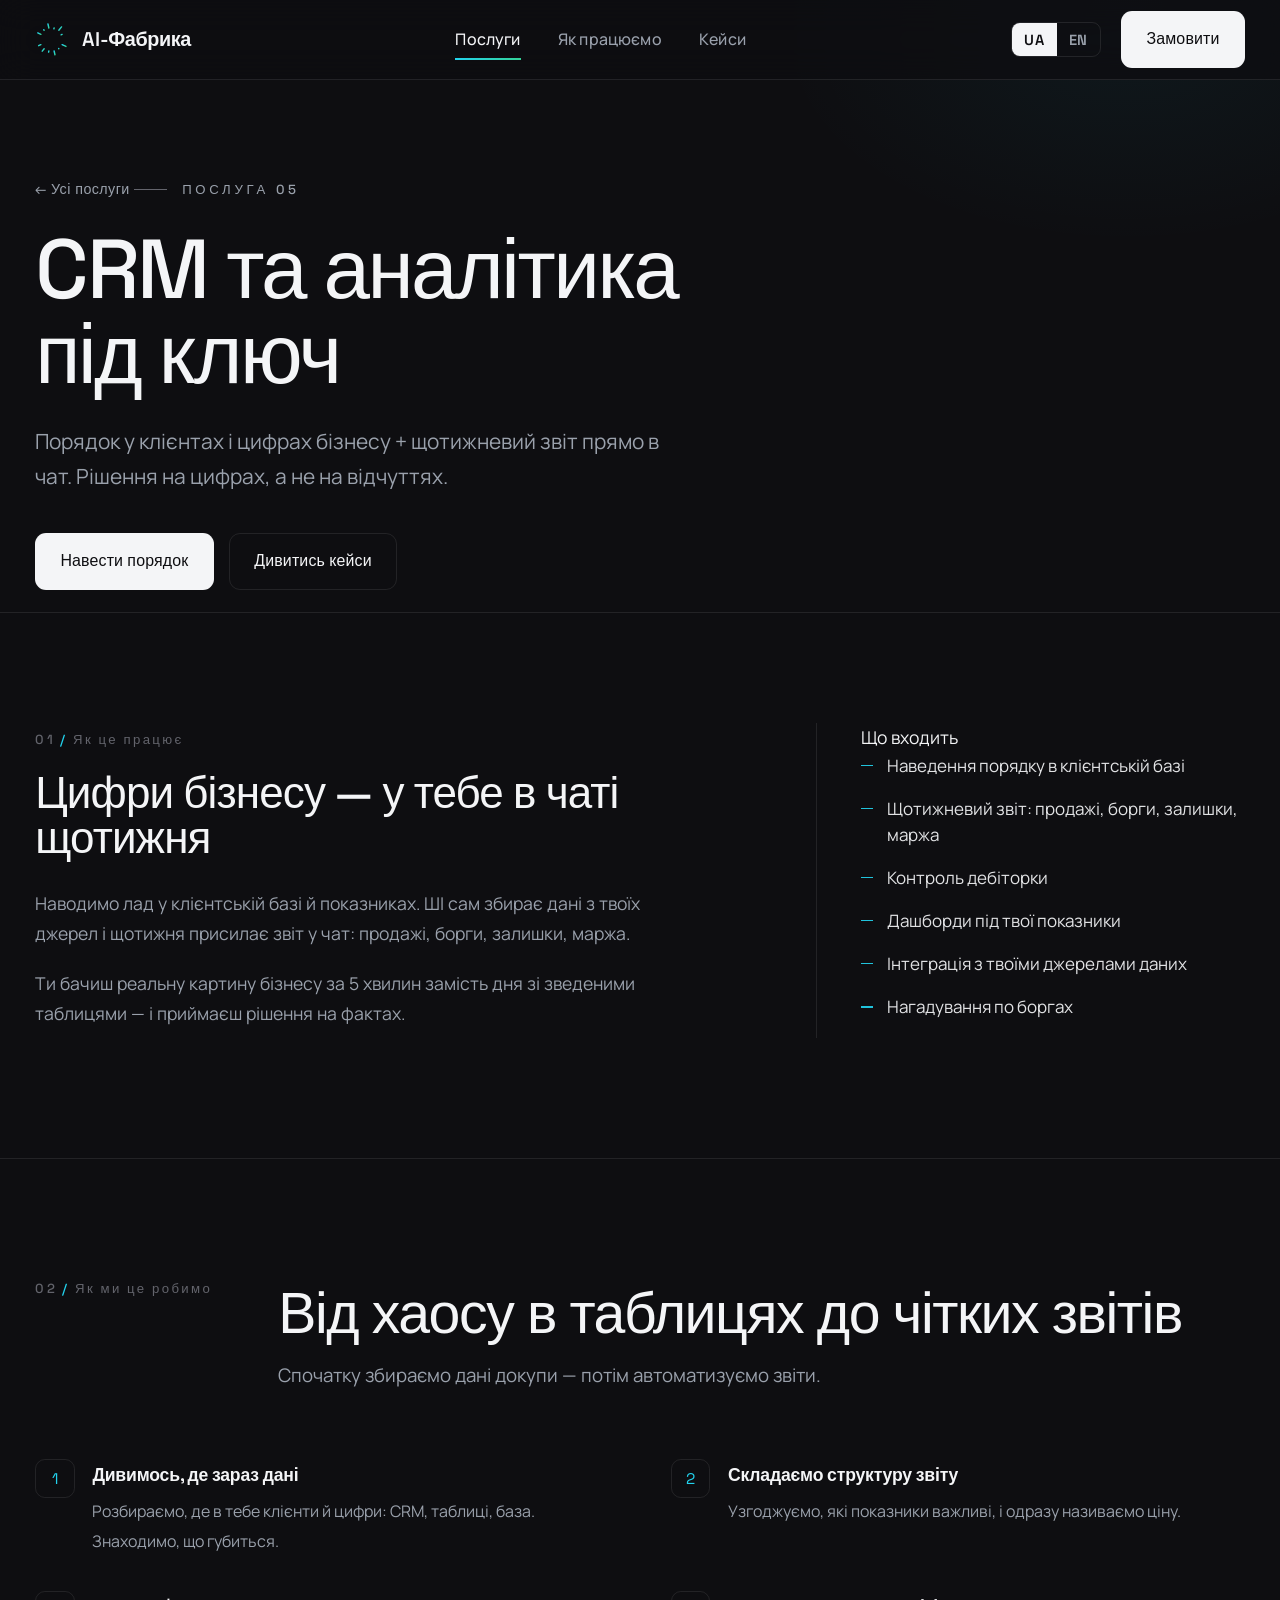
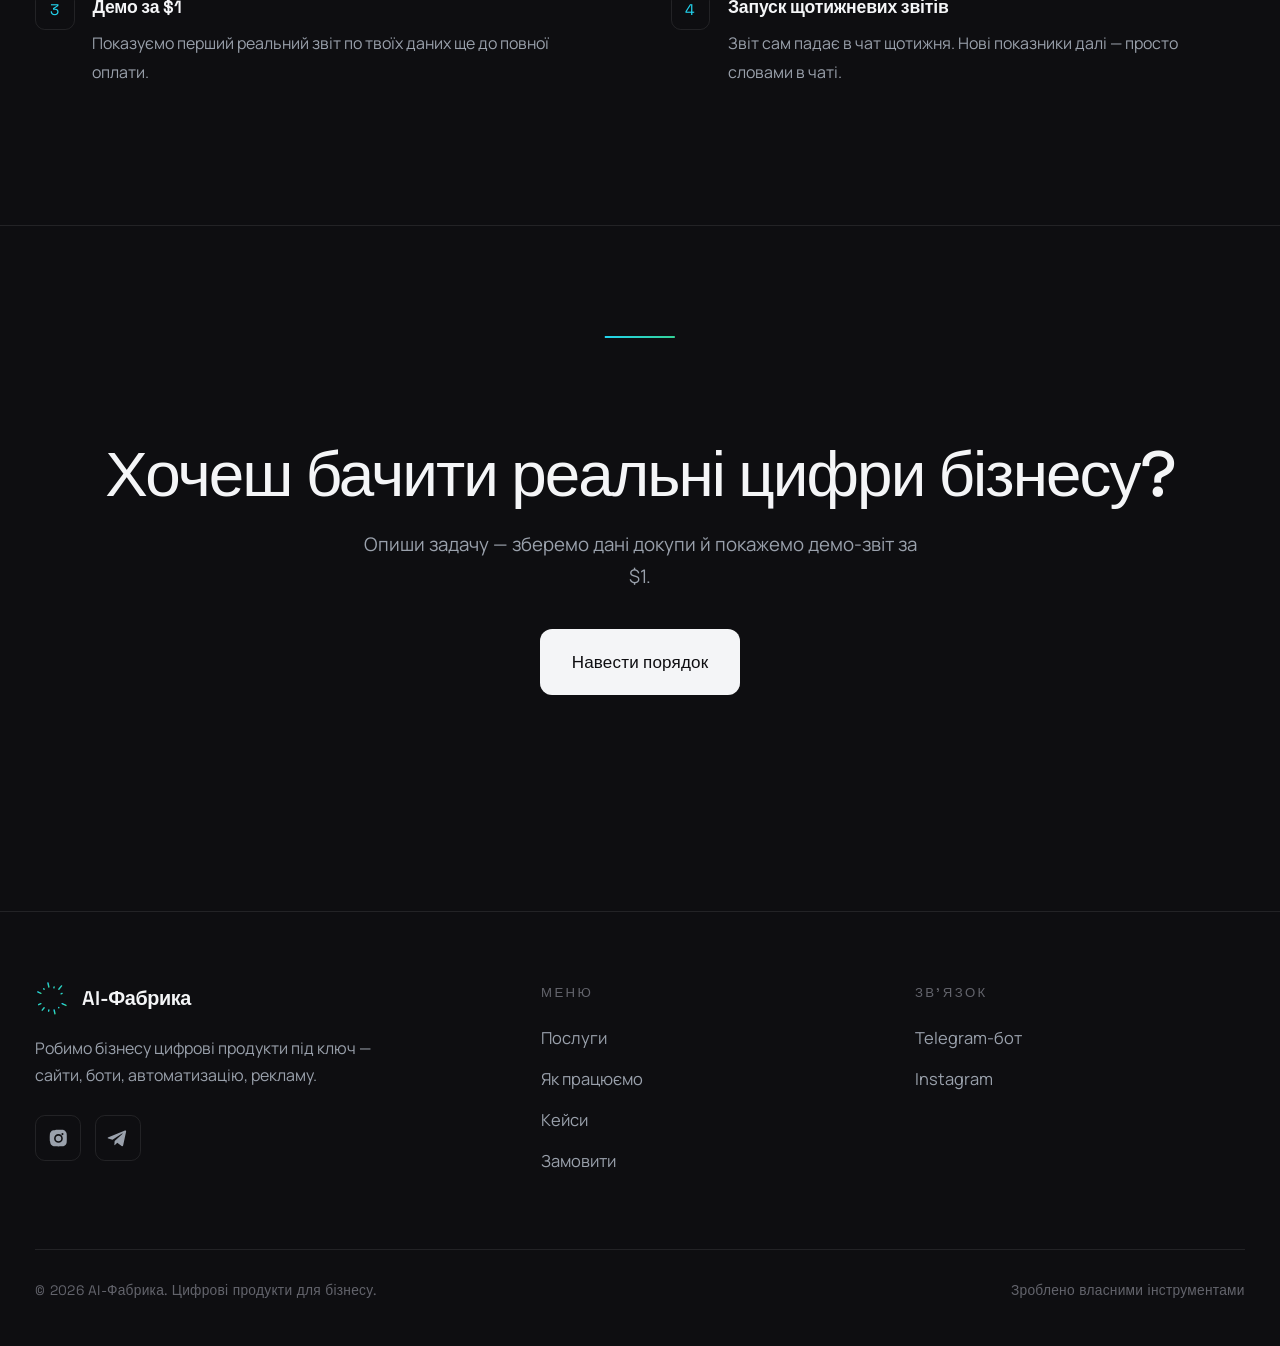
<file: service-crm.html>
<!DOCTYPE html>
<html lang="uk">
<head>
<meta charset="UTF-8">
<meta name="viewport" content="width=device-width, initial-scale=1.0">
<title>CRM та аналітика під ключ — AI-Фабрика</title>
<meta name="description" content="Наводимо лад у клієнтській базі й цифрах бізнесу. ШІ збирає дані й щотижня присилає звіт у чат: продажі, борги, залишки, маржа. Демо за $1.">
<meta property="og:title" content="CRM та аналітика під ключ — AI-Фабрика">
<meta property="og:description" content="Цифри бізнесу у тебе в чаті щотижня: продажі, борги, залишки, маржа. Демо за $1.">
<meta property="og:type" content="website">
<link rel="preconnect" href="https://fonts.googleapis.com">
<link rel="preconnect" href="https://fonts.gstatic.com" crossorigin>
<link href="https://fonts.googleapis.com/css2?family=Space+Grotesk:wght@400;500;600;700&family=Manrope:wght@400;500;600;700;800&display=swap" rel="stylesheet">
<link rel="stylesheet" href="assets/style.css">
</head>
<body>
<svg width="0" height="0" style="position:absolute"><defs>
  <linearGradient id="g1" x1="0" y1="0" x2="1" y2="1">
    <stop offset="0" stop-color="#22D3EE"/><stop offset="1" stop-color="#34D399"/>
  </linearGradient></defs></svg>

<header>
  <div class="wrap nav">
    <a href="index.html" class="brand">
      <svg class="logo" viewBox="0 0 420 420" aria-hidden="true">
        <g class="spark-rot"><g id="navspark" fill="none" stroke="url(#g1)"></g></g>
      </svg>
      <span>AI-Фабрика</span>
    </a>
    <nav class="menu">
      <a href="services.html" class="active" data-i="m_serv">Послуги</a>
      <a href="index.html#process" data-i="m_proc">Як працюємо</a>
      <a href="cases.html" data-i="m_cases">Кейси</a>
    </nav>
    <div class="nav-right">
      <div class="lang">
        <button data-lang="uk" class="on">UA</button>
        <button data-lang="en">EN</button>
      </div>
      <a href="order.html" class="btn btn-primary"><span data-i="m_order">Замовити</span></a>
      <button class="burger" aria-label="menu">☰</button>
    </div>
  </div>
</header>

<main id="top">
  <!-- HERO -->
  <section class="page-hero">
    <div class="wrap">
      <a href="services.html" class="svc-back" data-i="back">← Усі послуги</a>
      <span class="eyebrow" data-i="ph_eyebrow">Послуга 05</span>
      <h1 data-i="ph_h1">CRM та аналітика під ключ</h1>
      <p class="lead" data-i="ph_lead">Порядок у клієнтах і цифрах бізнесу + щотижневий звіт прямо в чат. Рішення на цифрах, а не на відчуттях.</p>
      <div class="hero-cta">
        <a href="order.html" class="btn btn-primary"><span data-i="ph_cta1">Навести порядок</span></a>
        <a href="cases.html" class="btn btn-ghost" data-i="ph_cta2">Дивитись кейси</a>
      </div>
    </div>
  </section>

  <!-- ЩО ЦЕ -->
  <section class="block">
    <div class="wrap">
      <div class="detail-grid reveal">
        <div class="dg-left">
          <span class="sec-num">01 <i>/</i> <span data-i="w1_eyebrow">Як це працює</span></span>
          <h2 data-i="w1_h2">Цифри бізнесу — у тебе в чаті щотижня</h2>
          <p data-i="w1_p1">Наводимо лад у клієнтській базі й показниках. ШІ сам збирає дані з твоїх джерел і щотижня присилає звіт у чат: продажі, борги, залишки, маржа.</p>
          <p data-i="w1_p2">Ти бачиш реальну картину бізнесу за 5 хвилин замість дня зі зведеними таблицями — і приймаєш рішення на фактах.</p>
        </div>
        <div class="dg-right">
          <div class="svc-sub" data-i="incl">Що входить</div>
          <ul class="detail-list">
            <li data-i="w1_l1">Наведення порядку в клієнтській базі</li>
            <li data-i="w1_l2">Щотижневий звіт: продажі, борги, залишки, маржа</li>
            <li data-i="w1_l3">Контроль дебіторки</li>
            <li data-i="w1_l4">Дашборди під твої показники</li>
            <li data-i="w1_l5">Інтеграція з твоїми джерелами даних</li>
            <li data-i="w1_l6">Нагадування по боргах</li>
          </ul>
        </div>
      </div>
    </div>
  </section>

  <!-- ЯК МИ РОБИМО -->
  <section class="block">
    <div class="wrap">
      <div class="sec-head reveal">
        <span class="sec-num">02 <i>/</i> <span data-i="w2_eyebrow">Як ми це робимо</span></span>
        <div class="sec-head-inner">
          <h2 data-i="w2_h2">Від хаосу в таблицях до чітких звітів</h2>
          <p data-i="w2_p">Спочатку збираємо дані докупи — потім автоматизуємо звіти.</p>
        </div>
      </div>
      <ol class="order-steps wide-steps reveal">
        <li><b data-i="st1_b">Дивимось, де зараз дані</b><span data-i="st1_s">Розбираємо, де в тебе клієнти й цифри: CRM, таблиці, база. Знаходимо, що губиться.</span></li>
        <li><b data-i="st2_b">Складаємо структуру звіту</b><span data-i="st2_s">Узгоджуємо, які показники важливі, і одразу називаємо ціну.</span></li>
        <li><b data-i="st3_b">Демо за $1</b><span data-i="st3_s">Показуємо перший реальний звіт по твоїх даних ще до повної оплати.</span></li>
        <li><b data-i="st4_b">Запуск щотижневих звітів</b><span data-i="st4_s">Звіт сам падає в чат щотижня. Нові показники далі — просто словами в чаті.</span></li>
      </ol>
    </div>
  </section>

  <!-- CTA -->
  <section class="block">
    <div class="wrap">
      <div class="cta-band reveal">
        <h2 data-i="cta_h">Хочеш бачити реальні цифри бізнесу?</h2>
        <p data-i="cta_p">Опиши задачу — зберемо дані докупи й покажемо демо-звіт за $1.</p>
        <a href="order.html" class="btn btn-primary btn-lg"><span data-i="cta_btn">Навести порядок</span></a>
      </div>
    </div>
  </section>
</main>

<footer>
  <div class="wrap">
    <div class="foot-grid">
      <div class="foot-brand">
        <div class="brand"><svg class="logo" viewBox="0 0 420 420" aria-hidden="true"><g id="footspark" fill="none" stroke="url(#g1)"></g></svg><span>AI-Фабрика</span></div>
        <p data-i="f_desc">Робимо бізнесу цифрові продукти під ключ — сайти, боти, автоматизацію, рекламу.</p>
        <div class="socials">
          <a href="https://www.instagram.com/fabrika_ai_/" aria-label="Instagram" target="_blank" rel="noopener"><svg viewBox="0 0 24 24"><path d="M12 2c2.7 0 3 0 4.1.1 1 0 1.7.2 2.3.5.6.2 1.1.5 1.6 1s.8 1 1 1.6c.3.6.5 1.3.5 2.3.1 1.1.1 1.4.1 4.1s0 3-.1 4.1c0 1-.2 1.7-.5 2.3-.2.6-.5 1.1-1 1.6s-1 .8-1.6 1c-.6.3-1.3.5-2.3.5-1.1.1-1.4.1-4.1.1s-3 0-4.1-.1c-1 0-1.7-.2-2.3-.5-.6-.2-1.1-.5-1.6-1s-.8-1-1-1.6c-.3-.6-.5-1.3-.5-2.3C2 15 2 14.7 2 12s0-3 .1-4.1c0-1 .2-1.7.5-2.3.2-.6.5-1.1 1-1.6s1-.8 1.6-1c.6-.3 1.3-.5 2.3-.5C9 2 9.3 2 12 2zm0 5a5 5 0 100 10 5 5 0 000-10zm0 8.2a3.2 3.2 0 110-6.4 3.2 3.2 0 010 6.4zM17.8 7a1.2 1.2 0 10-2.4 0 1.2 1.2 0 002.4 0z"/></svg></a>
          <a href="https://t.me/ai_fabryka_bot" aria-label="Telegram" target="_blank" rel="noopener"><svg viewBox="0 0 24 24"><path d="M21.9 4.3l-3.3 15.5c-.2 1.1-.9 1.4-1.8.9l-5-3.7-2.4 2.3c-.3.3-.5.5-1 .5l.4-5 9.1-8.2c.4-.4-.1-.6-.6-.2L6.3 13.5l-4.8-1.5c-1-.3-1-1 .2-1.5L20.6 3c.9-.3 1.6.2 1.3 1.3z"/></svg></a>
        </div>
      </div>
      <div class="foot-col">
        <h4 data-i="f_c1">Меню</h4>
        <a href="services.html" data-i="m_serv">Послуги</a>
        <a href="index.html#process" data-i="m_proc">Як працюємо</a>
        <a href="cases.html" data-i="m_cases">Кейси</a>
        <a href="order.html" data-i="m_order">Замовити</a>
      </div>
      <div class="foot-col">
        <h4 data-i="f_c2">Звʼязок</h4>
        <a href="https://t.me/ai_fabryka_bot" target="_blank" rel="noopener">Telegram-бот</a>
        <a href="https://www.instagram.com/fabrika_ai_/" target="_blank" rel="noopener">Instagram</a>
      </div>
    </div>
    <div class="copy">
      <span data-i="f_copy">© 2026 AI-Фабрика. Цифрові продукти для бізнесу.</span>
      <span data-i="f_made">Зроблено власними інструментами</span>
    </div>
  </div>
</footer>

<script>
window.I18N={
 en:{
  m_serv:"Services",m_proc:"How we work",m_cases:"Cases",m_order:"Order",
  back:"← All services",incl:"What's included",
  ph_eyebrow:"Service 05",ph_h1:"CRM & analytics, turnkey",
  ph_lead:"Order in your clients and business numbers + a weekly report straight to your chat. Decisions on numbers, not on gut feeling.",
  ph_cta1:"Bring order",ph_cta2:"See cases",
  w1_eyebrow:"How it works",w1_h2:"Your business numbers — in your chat every week",
  w1_p1:"We put your client base and metrics in order. AI pulls the data from your sources itself and sends a weekly report to your chat: sales, debts, stock, margin.",
  w1_p2:"You see the real picture of your business in 5 minutes instead of a day with pivot tables — and you decide on facts.",
  w1_l1:"Cleaning up your client base",w1_l2:"Weekly report: sales, debts, stock, margin",w1_l3:"Receivables control",w1_l4:"Dashboards for your metrics",w1_l5:"Integration with your data sources",w1_l6:"Debt reminders",
  w2_eyebrow:"How we do it",w2_h2:"From chaos in spreadsheets to clear reports",w2_p:"First we bring the data together — then we automate the reports.",
  st1_b:"We look at where the data is now",st1_s:"We map where your clients and numbers live: CRM, spreadsheets, database. We find what gets lost.",
  st2_b:"We build the report structure",st2_s:"We agree which metrics matter and name the price right away.",
  st3_b:"Demo for $1",st3_s:"We show the first real report on your data before full payment.",
  st4_b:"Launching weekly reports",st4_s:"The report drops into your chat every week on its own. New metrics later — just words in chat.",
  cta_h:"Want to see the real numbers of your business?",cta_p:"Describe the task — we'll bring the data together and show a demo report for $1.",cta_btn:"Bring order",
  f_desc:"We build turnkey digital products for business — websites, bots, automation, ads.",f_c1:"Menu",f_c2:"Contact",
  f_copy:"© 2026 AI-Fabryka. Digital products for business.",f_made:"Built with our own tools"
 }
};
</script>
<script src="assets/app.js" defer></script>
</body>
</html>
</file>
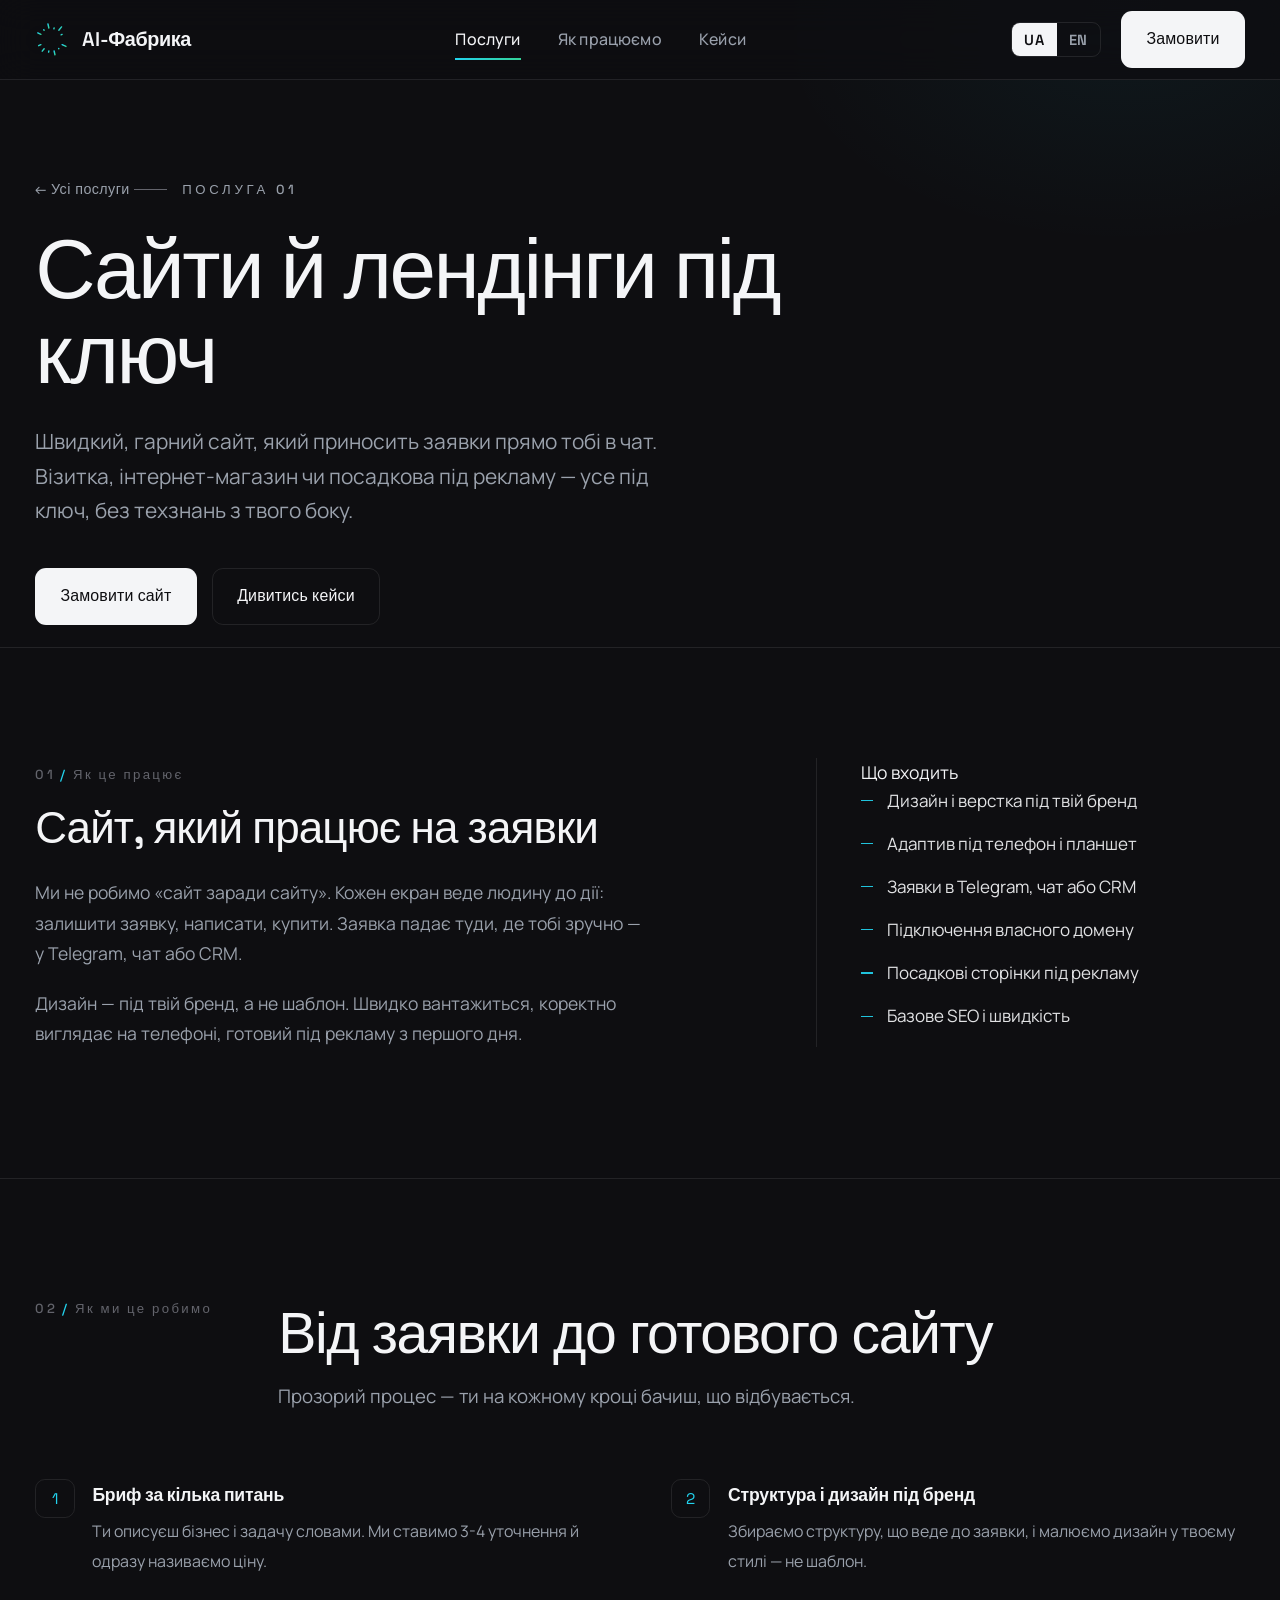
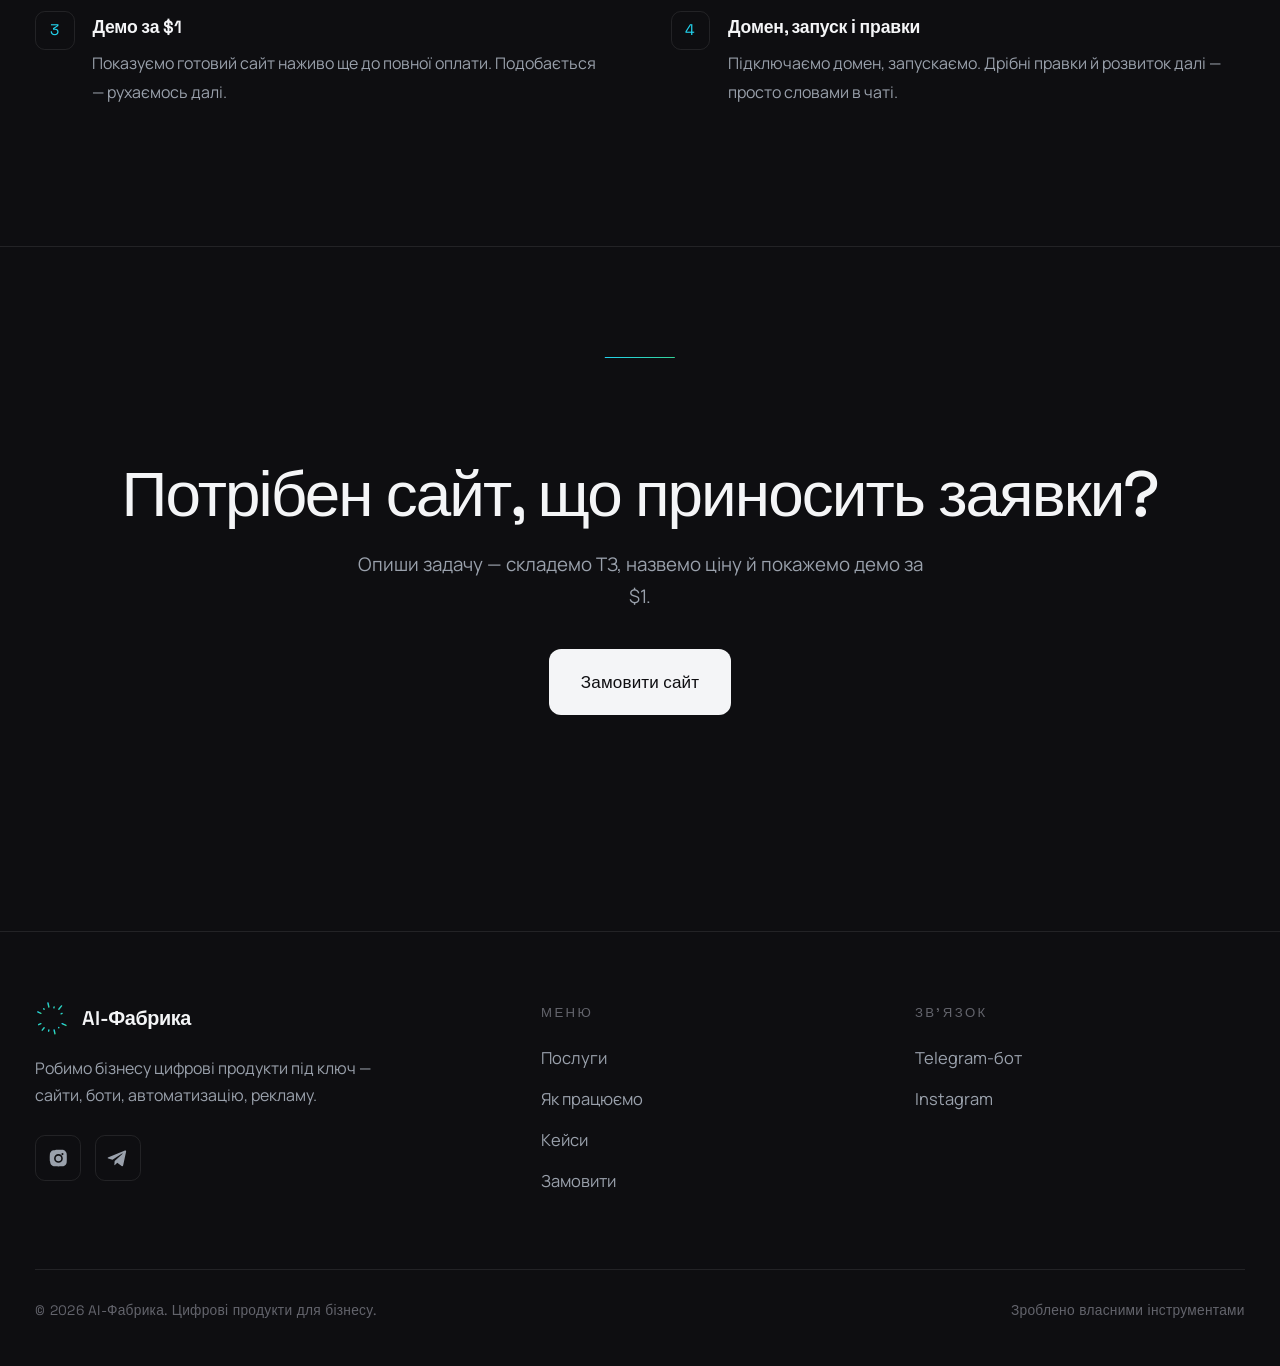
<file: service-site.html>
<!DOCTYPE html>
<html lang="uk">
<head>
<meta charset="UTF-8">
<meta name="viewport" content="width=device-width, initial-scale=1.0">
<title>Сайти й лендінги під ключ — AI-Фабрика</title>
<meta name="description" content="Робимо швидкі, гарні сайти й лендінги із заявками прямо в чат. Дизайн під бренд, адаптив, домен, демо за $1, готово за 1-2 дні.">
<meta property="og:title" content="Сайти й лендінги під ключ — AI-Фабрика">
<meta property="og:description" content="Сайт із заявками в чат: дизайн під бренд, адаптив, домен. Демо за $1, готово за 1-2 дні.">
<meta property="og:type" content="website">
<link rel="preconnect" href="https://fonts.googleapis.com">
<link rel="preconnect" href="https://fonts.gstatic.com" crossorigin>
<link href="https://fonts.googleapis.com/css2?family=Space+Grotesk:wght@400;500;600;700&family=Manrope:wght@400;500;600;700;800&display=swap" rel="stylesheet">
<link rel="stylesheet" href="assets/style.css">
</head>
<body>
<svg width="0" height="0" style="position:absolute"><defs>
  <linearGradient id="g1" x1="0" y1="0" x2="1" y2="1">
    <stop offset="0" stop-color="#22D3EE"/><stop offset="1" stop-color="#34D399"/>
  </linearGradient></defs></svg>

<header>
  <div class="wrap nav">
    <a href="index.html" class="brand">
      <svg class="logo" viewBox="0 0 420 420" aria-hidden="true">
        <g class="spark-rot"><g id="navspark" fill="none" stroke="url(#g1)"></g></g>
      </svg>
      <span>AI-Фабрика</span>
    </a>
    <nav class="menu">
      <a href="services.html" class="active" data-i="m_serv">Послуги</a>
      <a href="index.html#process" data-i="m_proc">Як працюємо</a>
      <a href="cases.html" data-i="m_cases">Кейси</a>
    </nav>
    <div class="nav-right">
      <div class="lang">
        <button data-lang="uk" class="on">UA</button>
        <button data-lang="en">EN</button>
      </div>
      <a href="order.html" class="btn btn-primary"><span data-i="m_order">Замовити</span></a>
      <button class="burger" aria-label="menu">☰</button>
    </div>
  </div>
</header>

<main id="top">
  <!-- HERO -->
  <section class="page-hero">
    <div class="wrap">
      <a href="services.html" class="svc-back" data-i="back">← Усі послуги</a>
      <span class="eyebrow" data-i="ph_eyebrow">Послуга 01</span>
      <h1 data-i="ph_h1">Сайти й лендінги під ключ</h1>
      <p class="lead" data-i="ph_lead">Швидкий, гарний сайт, який приносить заявки прямо тобі в чат. Візитка, інтернет-магазин чи посадкова під рекламу — усе під ключ, без техзнань з твого боку.</p>
      <div class="hero-cta">
        <a href="order.html" class="btn btn-primary"><span data-i="ph_cta1">Замовити сайт</span></a>
        <a href="cases.html" class="btn btn-ghost" data-i="ph_cta2">Дивитись кейси</a>
      </div>
    </div>
  </section>

  <!-- ЩО ЦЕ -->
  <section class="block">
    <div class="wrap">
      <div class="detail-grid reveal">
        <div class="dg-left">
          <span class="sec-num">01 <i>/</i> <span data-i="w1_eyebrow">Як це працює</span></span>
          <h2 data-i="w1_h2">Сайт, який працює на заявки</h2>
          <p data-i="w1_p1">Ми не робимо «сайт заради сайту». Кожен екран веде людину до дії: залишити заявку, написати, купити. Заявка падає туди, де тобі зручно — у Telegram, чат або CRM.</p>
          <p data-i="w1_p2">Дизайн — під твій бренд, а не шаблон. Швидко вантажиться, коректно виглядає на телефоні, готовий під рекламу з першого дня.</p>
        </div>
        <div class="dg-right">
          <div class="svc-sub" data-i="incl">Що входить</div>
          <ul class="detail-list">
            <li data-i="w1_l1">Дизайн і верстка під твій бренд</li>
            <li data-i="w1_l2">Адаптив під телефон і планшет</li>
            <li data-i="w1_l3">Заявки в Telegram, чат або CRM</li>
            <li data-i="w1_l4">Підключення власного домену</li>
            <li data-i="w1_l5">Посадкові сторінки під рекламу</li>
            <li data-i="w1_l6">Базове SEO і швидкість</li>
          </ul>
        </div>
      </div>
    </div>
  </section>

  <!-- ЯК МИ РОБИМО -->
  <section class="block">
    <div class="wrap">
      <div class="sec-head reveal">
        <span class="sec-num">02 <i>/</i> <span data-i="w2_eyebrow">Як ми це робимо</span></span>
        <div class="sec-head-inner">
          <h2 data-i="w2_h2">Від заявки до готового сайту</h2>
          <p data-i="w2_p">Прозорий процес — ти на кожному кроці бачиш, що відбувається.</p>
        </div>
      </div>
      <ol class="order-steps wide-steps reveal">
        <li><b data-i="st1_b">Бриф за кілька питань</b><span data-i="st1_s">Ти описуєш бізнес і задачу словами. Ми ставимо 3-4 уточнення й одразу називаємо ціну.</span></li>
        <li><b data-i="st2_b">Структура і дизайн під бренд</b><span data-i="st2_s">Збираємо структуру, що веде до заявки, і малюємо дизайн у твоєму стилі — не шаблон.</span></li>
        <li><b data-i="st3_b">Демо за $1</b><span data-i="st3_s">Показуємо готовий сайт наживо ще до повної оплати. Подобається — рухаємось далі.</span></li>
        <li><b data-i="st4_b">Домен, запуск і правки</b><span data-i="st4_s">Підключаємо домен, запускаємо. Дрібні правки й розвиток далі — просто словами в чаті.</span></li>
      </ol>
    </div>
  </section>

  <!-- CTA -->
  <section class="block">
    <div class="wrap">
      <div class="cta-band reveal">
        <h2 data-i="cta_h">Потрібен сайт, що приносить заявки?</h2>
        <p data-i="cta_p">Опиши задачу — складемо ТЗ, назвемо ціну й покажемо демо за $1.</p>
        <a href="order.html" class="btn btn-primary btn-lg"><span data-i="cta_btn">Замовити сайт</span></a>
      </div>
    </div>
  </section>
</main>

<footer>
  <div class="wrap">
    <div class="foot-grid">
      <div class="foot-brand">
        <div class="brand"><svg class="logo" viewBox="0 0 420 420" aria-hidden="true"><g id="footspark" fill="none" stroke="url(#g1)"></g></svg><span>AI-Фабрика</span></div>
        <p data-i="f_desc">Робимо бізнесу цифрові продукти під ключ — сайти, боти, автоматизацію, рекламу.</p>
        <div class="socials">
          <a href="https://www.instagram.com/fabrika_ai_/" aria-label="Instagram" target="_blank" rel="noopener"><svg viewBox="0 0 24 24"><path d="M12 2c2.7 0 3 0 4.1.1 1 0 1.7.2 2.3.5.6.2 1.1.5 1.6 1s.8 1 1 1.6c.3.6.5 1.3.5 2.3.1 1.1.1 1.4.1 4.1s0 3-.1 4.1c0 1-.2 1.7-.5 2.3-.2.6-.5 1.1-1 1.6s-1 .8-1.6 1c-.6.3-1.3.5-2.3.5-1.1.1-1.4.1-4.1.1s-3 0-4.1-.1c-1 0-1.7-.2-2.3-.5-.6-.2-1.1-.5-1.6-1s-.8-1-1-1.6c-.3-.6-.5-1.3-.5-2.3C2 15 2 14.7 2 12s0-3 .1-4.1c0-1 .2-1.7.5-2.3.2-.6.5-1.1 1-1.6s1-.8 1.6-1c.6-.3 1.3-.5 2.3-.5C9 2 9.3 2 12 2zm0 5a5 5 0 100 10 5 5 0 000-10zm0 8.2a3.2 3.2 0 110-6.4 3.2 3.2 0 010 6.4zM17.8 7a1.2 1.2 0 10-2.4 0 1.2 1.2 0 002.4 0z"/></svg></a>
          <a href="https://t.me/ai_fabryka_bot" aria-label="Telegram" target="_blank" rel="noopener"><svg viewBox="0 0 24 24"><path d="M21.9 4.3l-3.3 15.5c-.2 1.1-.9 1.4-1.8.9l-5-3.7-2.4 2.3c-.3.3-.5.5-1 .5l.4-5 9.1-8.2c.4-.4-.1-.6-.6-.2L6.3 13.5l-4.8-1.5c-1-.3-1-1 .2-1.5L20.6 3c.9-.3 1.6.2 1.3 1.3z"/></svg></a>
        </div>
      </div>
      <div class="foot-col">
        <h4 data-i="f_c1">Меню</h4>
        <a href="services.html" data-i="m_serv">Послуги</a>
        <a href="index.html#process" data-i="m_proc">Як працюємо</a>
        <a href="cases.html" data-i="m_cases">Кейси</a>
        <a href="order.html" data-i="m_order">Замовити</a>
      </div>
      <div class="foot-col">
        <h4 data-i="f_c2">Звʼязок</h4>
        <a href="https://t.me/ai_fabryka_bot" target="_blank" rel="noopener">Telegram-бот</a>
        <a href="https://www.instagram.com/fabrika_ai_/" target="_blank" rel="noopener">Instagram</a>
      </div>
    </div>
    <div class="copy">
      <span data-i="f_copy">© 2026 AI-Фабрика. Цифрові продукти для бізнесу.</span>
      <span data-i="f_made">Зроблено власними інструментами</span>
    </div>
  </div>
</footer>

<script>
window.I18N={
 en:{
  m_serv:"Services",m_proc:"How we work",m_cases:"Cases",m_order:"Order",
  back:"← All services",incl:"What's included",
  ph_eyebrow:"Service 01",ph_h1:"Websites & landings, turnkey",
  ph_lead:"A fast, sharp website that brings leads straight to your chat. A business card, an online store or a landing for ads — all turnkey, with zero tech work on your side.",
  ph_cta1:"Order a website",ph_cta2:"See cases",
  w1_eyebrow:"How it works",w1_h2:"A website that works for leads",
  w1_p1:"We don't build a 'website for the sake of a website'. Every screen leads the visitor to an action: leave a request, message, buy. The lead lands wherever suits you — Telegram, chat or CRM.",
  w1_p2:"The design matches your brand, not a template. It loads fast, looks right on mobile and is ad-ready from day one.",
  w1_l1:"Design and build to match your brand",w1_l2:"Responsive for phone and tablet",w1_l3:"Leads to Telegram, chat or CRM",w1_l4:"Your own domain connected",w1_l5:"Landing pages for ads",w1_l6:"Basic SEO and speed",
  w2_eyebrow:"How we do it",w2_h2:"From request to a finished website",w2_p:"A transparent process — you see what's happening at every step.",
  st1_b:"Brief in a few questions",st1_s:"You describe your business and task in words. We ask 3-4 clarifications and name the price right away.",
  st2_b:"Structure and brand design",st2_s:"We build a structure that drives to a request and design it in your style — not a template.",
  st3_b:"Demo for $1",st3_s:"We show the finished website live before full payment. You like it — we move on.",
  st4_b:"Domain, launch and edits",st4_s:"We connect the domain and launch. Small edits and growth later — just words in chat.",
  cta_h:"Need a website that brings leads?",cta_p:"Describe the task — we'll draft a spec, name the price and show a $1 demo.",cta_btn:"Order a website",
  f_desc:"We build turnkey digital products for business — websites, bots, automation, ads.",f_c1:"Menu",f_c2:"Contact",
  f_copy:"© 2026 AI-Fabryka. Digital products for business.",f_made:"Built with our own tools"
 }
};
</script>
<script src="assets/app.js" defer></script>
</body>
</html>
</file>
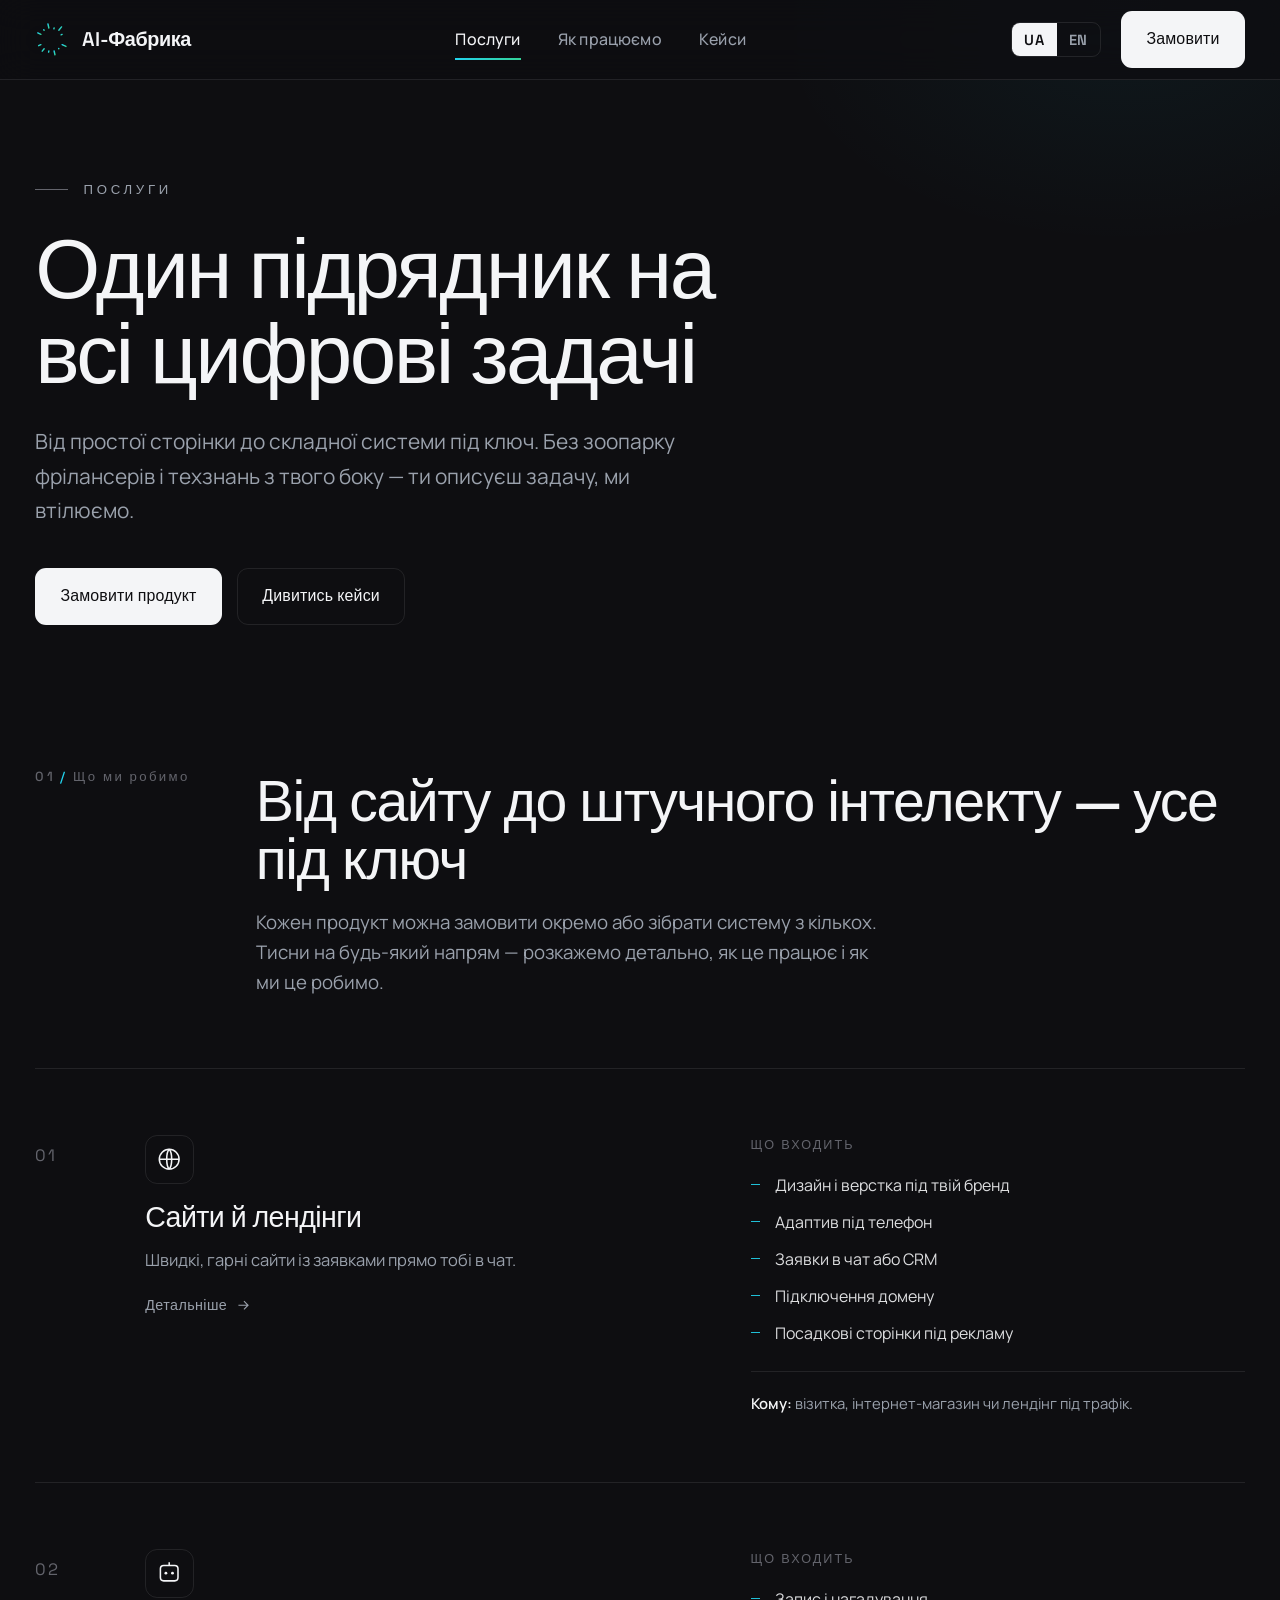
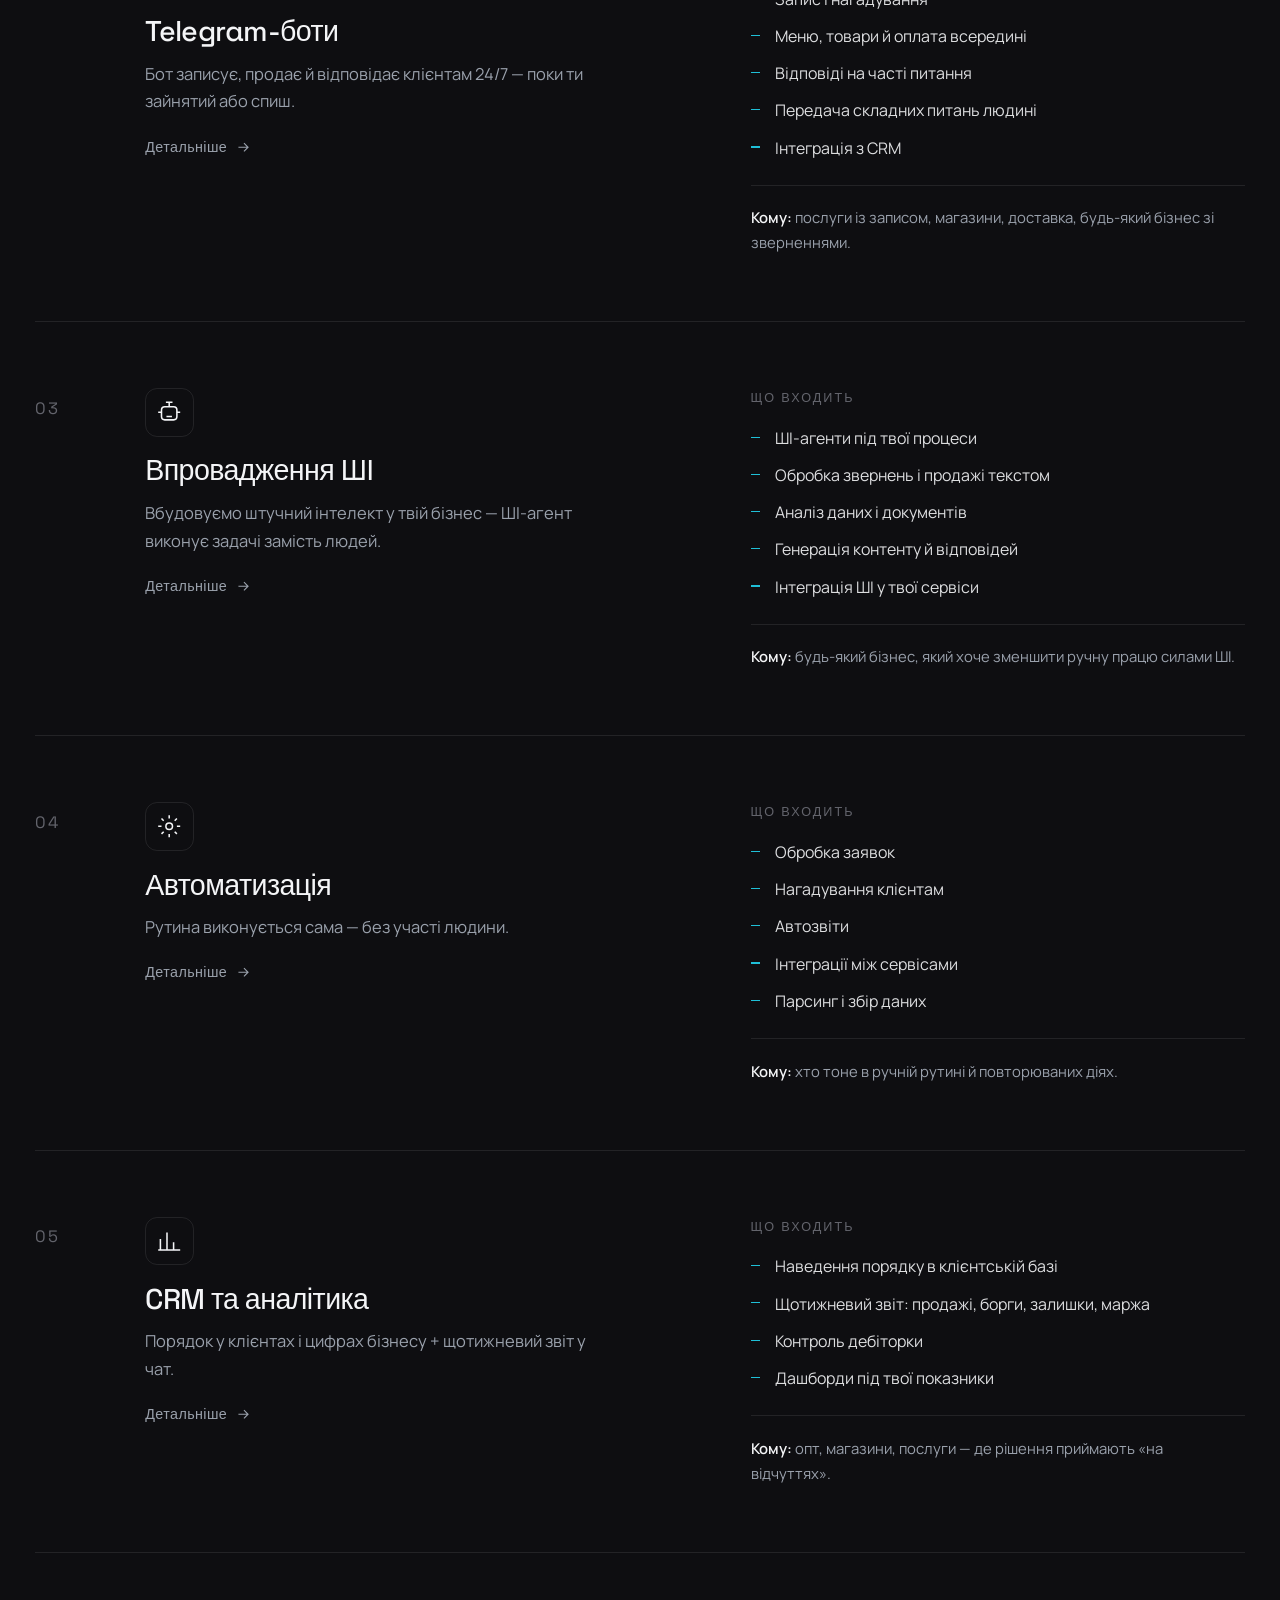
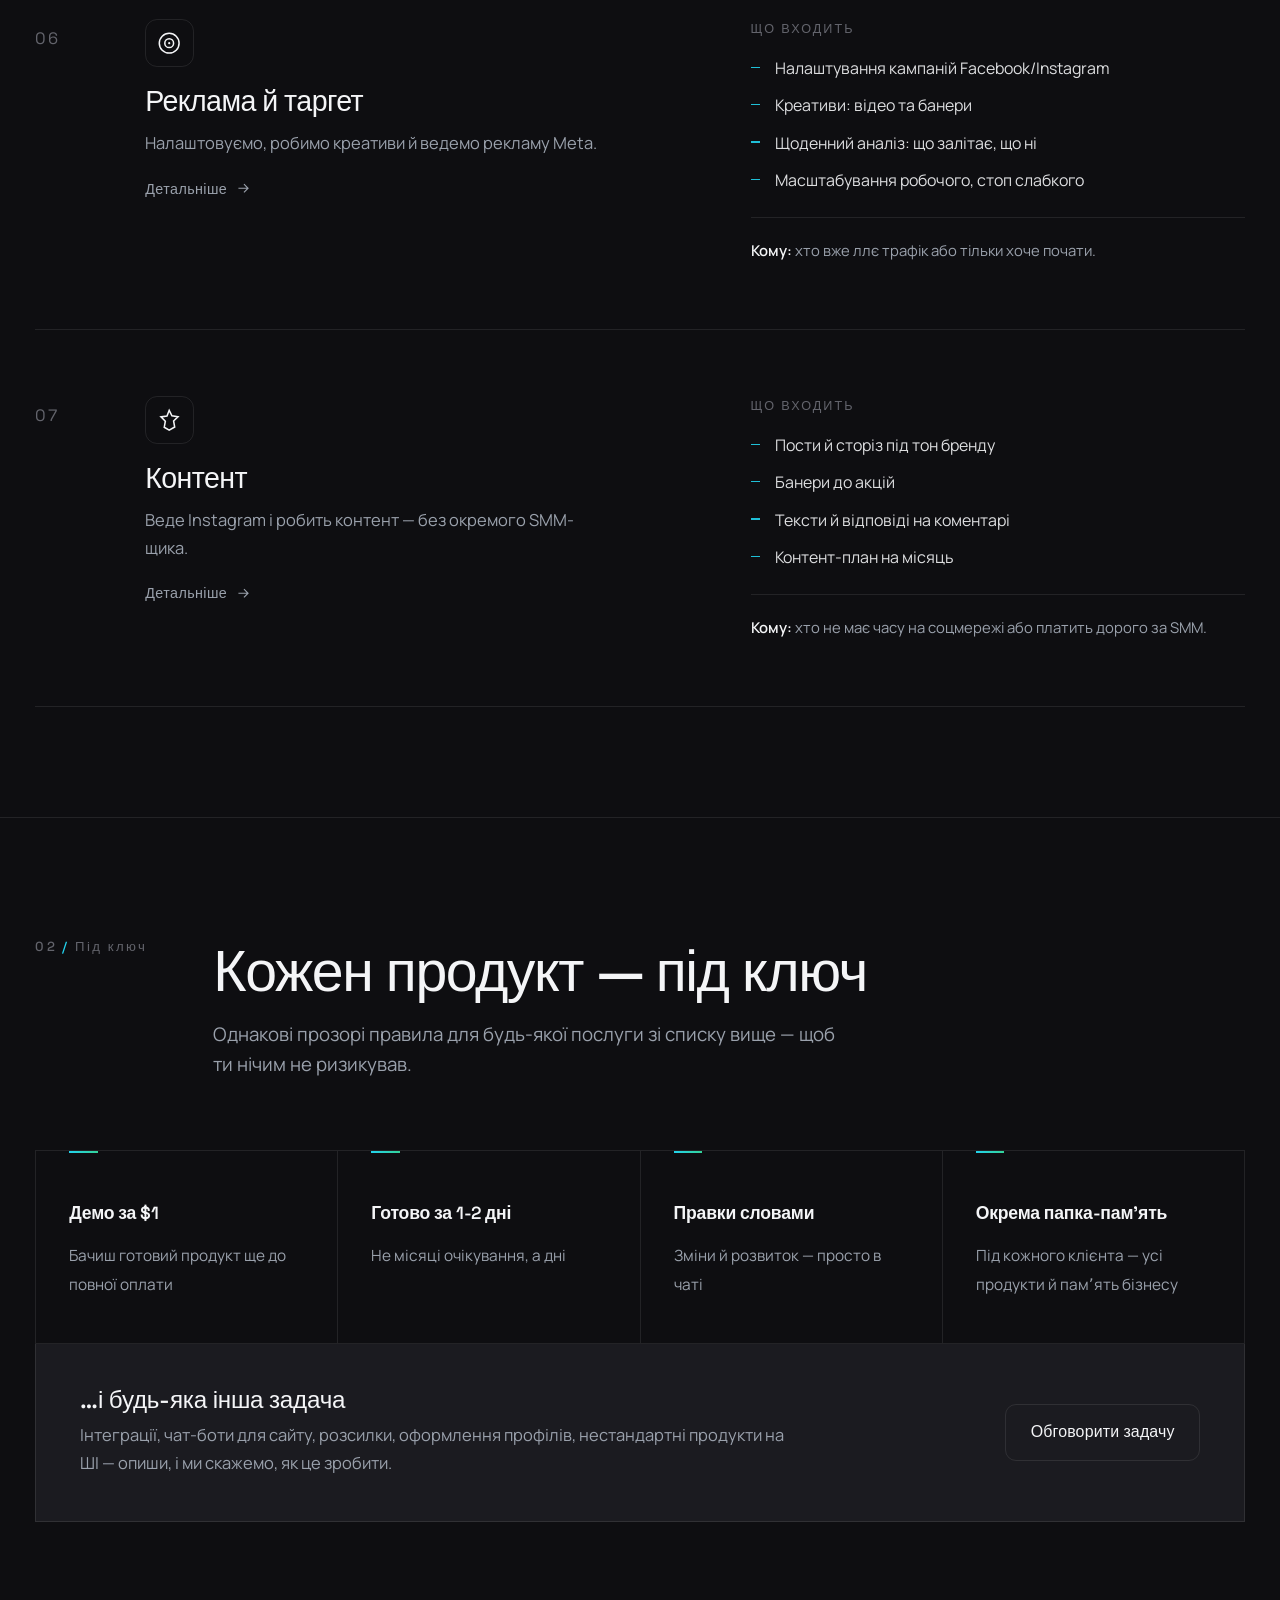
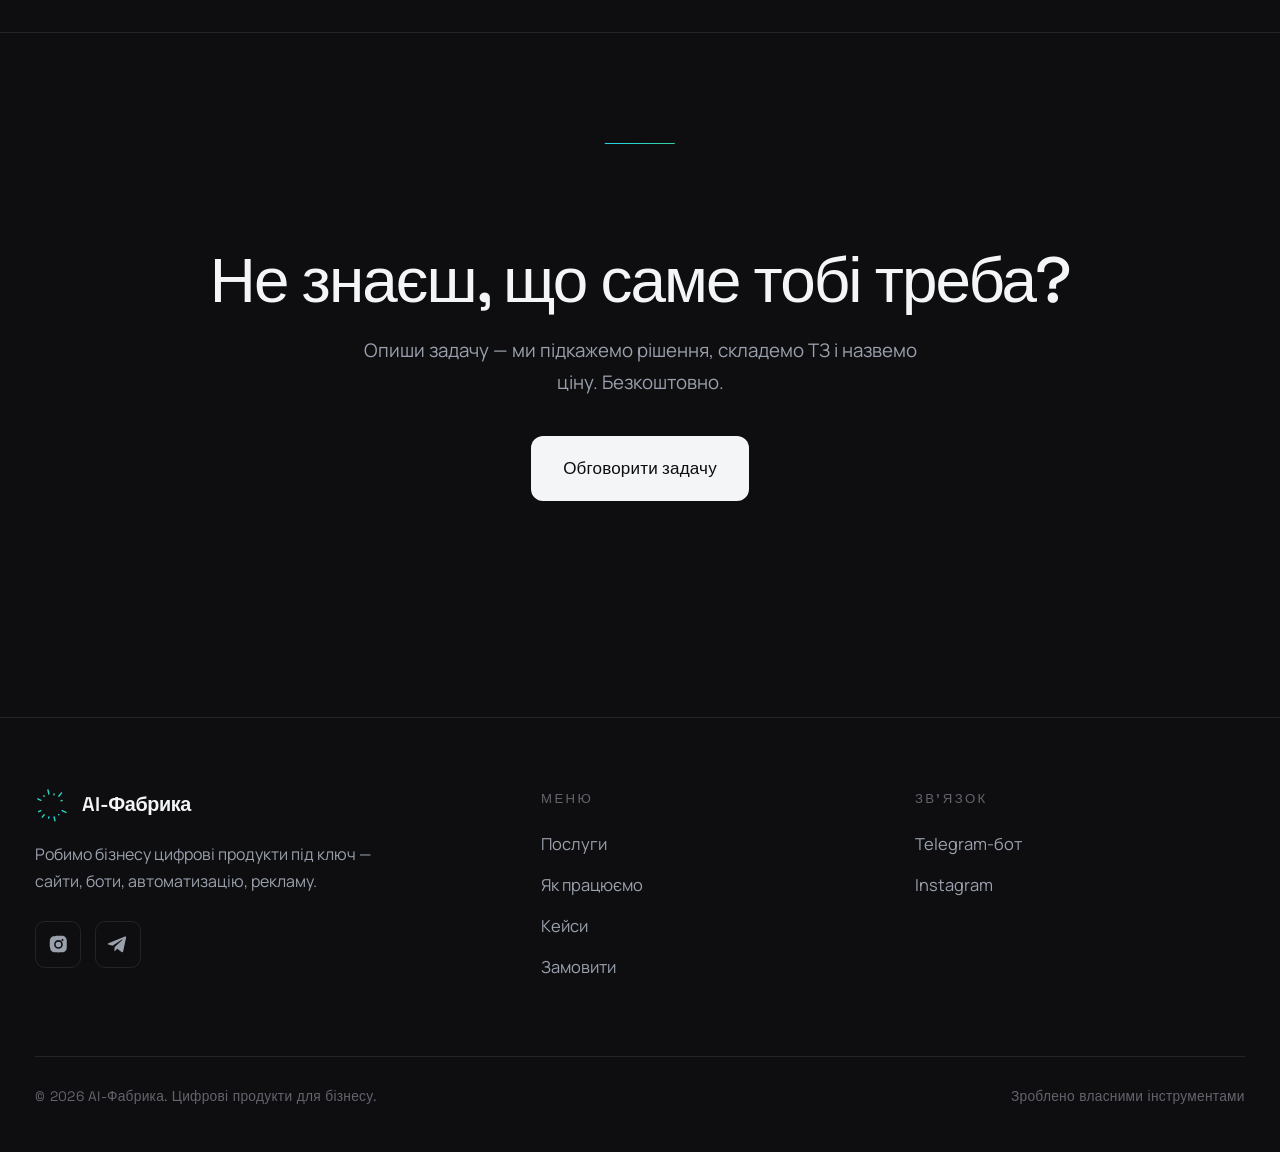
<file: services.html>
<!DOCTYPE html>
<html lang="uk">
<head>
<meta charset="UTF-8">
<meta name="viewport" content="width=device-width, initial-scale=1.0">
<title>Послуги — AI-Фабрика · сайти, боти, автоматизація, CRM, реклама, контент</title>
<meta name="description" content="Усі послуги AI-Фабрики під ключ: сайти й лендінги, Telegram-боти, автоматизація, CRM та аналітика, реклама Meta, контент. Один підрядник на всі цифрові задачі.">
<meta property="og:title" content="Послуги — AI-Фабрика">
<meta property="og:description" content="Сайти, боти, автоматизація, CRM, реклама, контент — під ключ за 1-2 дні. Один підрядник на всі цифрові задачі.">
<meta property="og:type" content="website">
<link rel="preconnect" href="https://fonts.googleapis.com">
<link rel="preconnect" href="https://fonts.gstatic.com" crossorigin>
<link href="https://fonts.googleapis.com/css2?family=Space+Grotesk:wght@400;500;600;700&family=Manrope:wght@400;500;600;700;800&display=swap" rel="stylesheet">
<link rel="stylesheet" href="assets/style.css">
</head>
<body>
<!-- градиент для иконок и signature -->
<svg width="0" height="0" style="position:absolute"><defs>
  <linearGradient id="g1" x1="0" y1="0" x2="1" y2="1">
    <stop offset="0" stop-color="#22D3EE"/><stop offset="1" stop-color="#34D399"/>
  </linearGradient></defs></svg>

<header>
  <div class="wrap nav">
    <a href="index.html" class="brand">
      <svg class="logo" viewBox="0 0 420 420" aria-hidden="true">
        <g class="spark-rot"><g id="navspark" fill="none" stroke="url(#g1)"></g></g>
      </svg>
      <span>AI-Фабрика</span>
    </a>
    <nav class="menu">
      <a href="services.html" class="active" data-i="m_serv">Послуги</a>
      <a href="index.html#process" data-i="m_proc">Як працюємо</a>
      <a href="cases.html" data-i="m_cases">Кейси</a>
    </nav>
    <div class="nav-right">
      <div class="lang">
        <button data-lang="uk" class="on">UA</button>
        <button data-lang="en">EN</button>
      </div>
      <a href="order.html" class="btn btn-primary"><span data-i="m_order">Замовити</span></a>
      <button class="burger" aria-label="menu">☰</button>
    </div>
  </div>
</header>

<main id="top">
  <!-- PAGE HERO -->
  <section class="page-hero">
    <div class="wrap">
      <span class="eyebrow" data-i="ph_eyebrow">Послуги</span>
      <h1 data-i="ph_h1">Один підрядник на всі цифрові задачі</h1>
      <p class="lead" data-i="ph_lead">Від простої сторінки до складної системи під ключ. Без зоопарку фрілансерів і техзнань з твого боку — ти описуєш задачу, ми втілюємо.</p>
      <div class="hero-cta">
        <a href="order.html" class="btn btn-primary"><span data-i="ph_cta1">Замовити продукт</span></a>
        <a href="cases.html" class="btn btn-ghost" data-i="ph_cta2">Дивитись кейси</a>
      </div>
    </div>
  </section>

  <!-- SERVICES DETAIL -->
  <section class="block no-top">
    <div class="wrap">
      <div class="sec-head reveal">
        <span class="sec-num">01 <i>/</i> <span data-i="d_eyebrow">Що ми робимо</span></span>
        <div class="sec-head-inner">
          <h2 data-i="d_h2">Від сайту до штучного інтелекту — усе під ключ</h2>
          <p data-i="d_p">Кожен продукт можна замовити окремо або зібрати систему з кількох. Тисни на будь-який напрям — розкажемо детально, як це працює і як ми це робимо.</p>
        </div>
      </div>

      <div class="svc-list reveal">

        <!-- 01 Сайти -->
        <a class="svc" href="service-site.html">
          <div class="svc-num">01</div>
          <div class="svc-main">
            <div class="svc-ic"><svg viewBox="0 0 24 24"><circle cx="12" cy="12" r="9"/><path d="M3 12h18M12 3c3 3 3 15 0 18M12 3c-3 3-3 15 0 18"/></svg></div>
            <h3 data-i="s1_h">Сайти й лендінги</h3>
            <p data-i="s1_p">Швидкі, гарні сайти із заявками прямо тобі в чат.</p>
            <span class="svc-go"><span data-i="more">Детальніше</span> <svg viewBox="0 0 24 24"><path d="M5 12h14M13 6l6 6-6 6"/></svg></span>
          </div>
          <div class="svc-side">
            <div class="svc-sub" data-i="incl">Що входить</div>
            <ul>
              <li data-i="s1_l1">Дизайн і верстка під твій бренд</li>
              <li data-i="s1_l2">Адаптив під телефон</li>
              <li data-i="s1_l3">Заявки в чат або CRM</li>
              <li data-i="s1_l4">Підключення домену</li>
              <li data-i="s1_l5">Посадкові сторінки під рекламу</li>
            </ul>
            <div class="svc-for"><b data-i="whom">Кому:</b> <span data-i="s1_for">візитка, інтернет-магазин чи лендінг під трафік.</span></div>
          </div>
        </a>

        <!-- 02 Боти -->
        <a class="svc" href="service-bots.html">
          <div class="svc-num">02</div>
          <div class="svc-main">
            <div class="svc-ic"><svg viewBox="0 0 24 24"><rect x="4" y="5" width="16" height="14" rx="3"/><circle cx="9" cy="12" r="1.3" fill="currentColor" stroke="none"/><circle cx="15" cy="12" r="1.3" fill="currentColor" stroke="none"/><path d="M12 5V2"/></svg></div>
            <h3 data-i="s2_h">Telegram-боти</h3>
            <p data-i="s2_p">Бот записує, продає й відповідає клієнтам 24/7 — поки ти зайнятий або спиш.</p>
            <span class="svc-go"><span data-i="more">Детальніше</span> <svg viewBox="0 0 24 24"><path d="M5 12h14M13 6l6 6-6 6"/></svg></span>
          </div>
          <div class="svc-side">
            <div class="svc-sub" data-i="incl">Що входить</div>
            <ul>
              <li data-i="s2_l1">Запис і нагадування</li>
              <li data-i="s2_l2">Меню, товари й оплата всередині</li>
              <li data-i="s2_l3">Відповіді на часті питання</li>
              <li data-i="s2_l4">Передача складних питань людині</li>
              <li data-i="s2_l5">Інтеграція з CRM</li>
            </ul>
            <div class="svc-for"><b data-i="whom">Кому:</b> <span data-i="s2_for">послуги із записом, магазини, доставка, будь-який бізнес зі зверненнями.</span></div>
          </div>
        </a>

        <!-- 03 Впровадження ШІ -->
        <a class="svc" href="service-ai.html">
          <div class="svc-num">03</div>
          <div class="svc-main">
            <div class="svc-ic"><svg viewBox="0 0 24 24"><rect x="5" y="7" width="14" height="12" rx="3"/><path d="M12 7V3M9 3h6M8.5 12h.01M15.5 12h.01M9.5 16h5"/><path d="M2 12h3M19 12h3"/></svg></div>
            <h3 data-i="s7_h">Впровадження ШІ</h3>
            <p data-i="s7_p">Вбудовуємо штучний інтелект у твій бізнес — ШІ-агент виконує задачі замість людей.</p>
            <span class="svc-go"><span data-i="more">Детальніше</span> <svg viewBox="0 0 24 24"><path d="M5 12h14M13 6l6 6-6 6"/></svg></span>
          </div>
          <div class="svc-side">
            <div class="svc-sub" data-i="incl">Що входить</div>
            <ul>
              <li data-i="s7_l1">ШІ-агенти під твої процеси</li>
              <li data-i="s7_l2">Обробка звернень і продажі текстом</li>
              <li data-i="s7_l3">Аналіз даних і документів</li>
              <li data-i="s7_l4">Генерація контенту й відповідей</li>
              <li data-i="s7_l5">Інтеграція ШІ у твої сервіси</li>
            </ul>
            <div class="svc-for"><b data-i="whom">Кому:</b> <span data-i="s7_for">будь-який бізнес, який хоче зменшити ручну працю силами ШІ.</span></div>
          </div>
        </a>

        <!-- 04 Автоматизація -->
        <a class="svc" href="service-automation.html">
          <div class="svc-num">04</div>
          <div class="svc-main">
            <div class="svc-ic"><svg viewBox="0 0 24 24"><circle cx="12" cy="12" r="3"/><path d="M12 2v3M12 19v3M2 12h3M19 12h3M5 5l2 2M17 17l2 2M19 5l-2 2M7 17l-2 2"/></svg></div>
            <h3 data-i="s3_h">Автоматизація</h3>
            <p data-i="s3_p">Рутина виконується сама — без участі людини.</p>
            <span class="svc-go"><span data-i="more">Детальніше</span> <svg viewBox="0 0 24 24"><path d="M5 12h14M13 6l6 6-6 6"/></svg></span>
          </div>
          <div class="svc-side">
            <div class="svc-sub" data-i="incl">Що входить</div>
            <ul>
              <li data-i="s3_l1">Обробка заявок</li>
              <li data-i="s3_l2">Нагадування клієнтам</li>
              <li data-i="s3_l3">Автозвіти</li>
              <li data-i="s3_l4">Інтеграції між сервісами</li>
              <li data-i="s3_l5">Парсинг і збір даних</li>
            </ul>
            <div class="svc-for"><b data-i="whom">Кому:</b> <span data-i="s3_for">хто тоне в ручній рутині й повторюваних діях.</span></div>
          </div>
        </a>

        <!-- 05 CRM -->
        <a class="svc" href="service-crm.html">
          <div class="svc-num">05</div>
          <div class="svc-main">
            <div class="svc-ic"><svg viewBox="0 0 24 24"><path d="M4 20V10M10 20V4M16 20v-7M22 20H2"/></svg></div>
            <h3 data-i="s4_h">CRM та аналітика</h3>
            <p data-i="s4_p">Порядок у клієнтах і цифрах бізнесу + щотижневий звіт у чат.</p>
            <span class="svc-go"><span data-i="more">Детальніше</span> <svg viewBox="0 0 24 24"><path d="M5 12h14M13 6l6 6-6 6"/></svg></span>
          </div>
          <div class="svc-side">
            <div class="svc-sub" data-i="incl">Що входить</div>
            <ul>
              <li data-i="s4_l1">Наведення порядку в клієнтській базі</li>
              <li data-i="s4_l2">Щотижневий звіт: продажі, борги, залишки, маржа</li>
              <li data-i="s4_l3">Контроль дебіторки</li>
              <li data-i="s4_l4">Дашборди під твої показники</li>
            </ul>
            <div class="svc-for"><b data-i="whom">Кому:</b> <span data-i="s4_for">опт, магазини, послуги — де рішення приймають «на відчуттях».</span></div>
          </div>
        </a>

        <!-- 06 Реклама -->
        <a class="svc" href="service-ads.html">
          <div class="svc-num">06</div>
          <div class="svc-main">
            <div class="svc-ic"><svg viewBox="0 0 24 24"><circle cx="12" cy="12" r="9"/><circle cx="12" cy="12" r="4"/><circle cx="12" cy="12" r="1" fill="currentColor" stroke="none"/></svg></div>
            <h3 data-i="s5_h">Реклама й таргет</h3>
            <p data-i="s5_p">Налаштовуємо, робимо креативи й ведемо рекламу Meta.</p>
            <span class="svc-go"><span data-i="more">Детальніше</span> <svg viewBox="0 0 24 24"><path d="M5 12h14M13 6l6 6-6 6"/></svg></span>
          </div>
          <div class="svc-side">
            <div class="svc-sub" data-i="incl">Що входить</div>
            <ul>
              <li data-i="s5_l1">Налаштування кампаній Facebook/Instagram</li>
              <li data-i="s5_l2">Креативи: відео та банери</li>
              <li data-i="s5_l3">Щоденний аналіз: що залітає, що ні</li>
              <li data-i="s5_l4">Масштабування робочого, стоп слабкого</li>
            </ul>
            <div class="svc-for"><b data-i="whom">Кому:</b> <span data-i="s5_for">хто вже ллє трафік або тільки хоче почати.</span></div>
          </div>
        </a>

        <!-- 07 Контент -->
        <a class="svc" href="service-content.html">
          <div class="svc-num">07</div>
          <div class="svc-main">
            <div class="svc-ic"><svg viewBox="0 0 24 24"><path d="M12 3l2.5 5 5.5.8-4 3.9 1 5.5L12 21l-4.5-2.6 1-5.5-4-3.9 5.5-.8z"/></svg></div>
            <h3 data-i="s6_h">Контент</h3>
            <p data-i="s6_p">Веде Instagram і робить контент — без окремого SMM-щика.</p>
            <span class="svc-go"><span data-i="more">Детальніше</span> <svg viewBox="0 0 24 24"><path d="M5 12h14M13 6l6 6-6 6"/></svg></span>
          </div>
          <div class="svc-side">
            <div class="svc-sub" data-i="incl">Що входить</div>
            <ul>
              <li data-i="s6_l1">Пости й сторіз під тон бренду</li>
              <li data-i="s6_l2">Банери до акцій</li>
              <li data-i="s6_l3">Тексти й відповіді на коментарі</li>
              <li data-i="s6_l4">Контент-план на місяць</li>
            </ul>
            <div class="svc-for"><b data-i="whom">Кому:</b> <span data-i="s6_for">хто не має часу на соцмережі або платить дорого за SMM.</span></div>
          </div>
        </a>

      </div>
    </div>
  </section>

  <!-- TURNKEY -->
  <section class="block">
    <div class="wrap">
      <div class="sec-head reveal">
        <span class="sec-num">02 <i>/</i> <span data-i="tk_eyebrow">Під ключ</span></span>
        <div class="sec-head-inner">
          <h2 data-i="tk_h2">Кожен продукт — під ключ</h2>
          <p data-i="tk_p">Однакові прозорі правила для будь-якої послуги зі списку вище — щоб ти нічим не ризикував.</p>
        </div>
      </div>

      <div class="turnkey reveal">
        <div><b data-i="tk1_h">Демо за $1</b><span data-i="tk1_p">Бачиш готовий продукт ще до повної оплати</span></div>
        <div><b data-i="tk2_h">Готово за 1-2 дні</b><span data-i="tk2_p">Не місяці очікування, а дні</span></div>
        <div><b data-i="tk3_h">Правки словами</b><span data-i="tk3_p">Зміни й розвиток — просто в чаті</span></div>
        <div><b data-i="tk4_h">Окрема папка-памʼять</b><span data-i="tk4_p">Під кожного клієнта — усі продукти й памʼять бізнесу</span></div>
      </div>

      <a class="wide-note reveal" href="order.html">
        <div class="wn-t">
          <h3 data-i="w_h2">…і будь-яка інша задача</h3>
          <p data-i="w_p">Інтеграції, чат-боти для сайту, розсилки, оформлення профілів, нестандартні продукти на ШІ — опиши, і ми скажемо, як це зробити.</p>
        </div>
        <span class="btn btn-ghost" data-i="w_cta">Обговорити задачу</span>
      </a>
    </div>
  </section>

  <!-- CTA -->
  <section class="block">
    <div class="wrap">
      <div class="cta-band reveal">
        <h2 data-i="cta_h">Не знаєш, що саме тобі треба?</h2>
        <p data-i="cta_p">Опиши задачу — ми підкажемо рішення, складемо ТЗ і назвемо ціну. Безкоштовно.</p>
        <a href="order.html" class="btn btn-primary btn-lg"><span data-i="cta_btn">Обговорити задачу</span></a>
      </div>
    </div>
  </section>
</main>

<footer>
  <div class="wrap">
    <div class="foot-grid">
      <div class="foot-brand">
        <div class="brand"><svg class="logo" viewBox="0 0 420 420" aria-hidden="true"><g id="footspark" fill="none" stroke="url(#g1)"></g></svg><span>AI-Фабрика</span></div>
        <p data-i="f_desc">Робимо бізнесу цифрові продукти під ключ — сайти, боти, автоматизацію, рекламу.</p>
        <div class="socials">
          <a href="https://www.instagram.com/fabrika_ai_/" aria-label="Instagram" target="_blank" rel="noopener"><svg viewBox="0 0 24 24"><path d="M12 2c2.7 0 3 0 4.1.1 1 0 1.7.2 2.3.5.6.2 1.1.5 1.6 1s.8 1 1 1.6c.3.6.5 1.3.5 2.3.1 1.1.1 1.4.1 4.1s0 3-.1 4.1c0 1-.2 1.7-.5 2.3-.2.6-.5 1.1-1 1.6s-1 .8-1.6 1c-.6.3-1.3.5-2.3.5-1.1.1-1.4.1-4.1.1s-3 0-4.1-.1c-1 0-1.7-.2-2.3-.5-.6-.2-1.1-.5-1.6-1s-.8-1-1-1.6c-.3-.6-.5-1.3-.5-2.3C2 15 2 14.7 2 12s0-3 .1-4.1c0-1 .2-1.7.5-2.3.2-.6.5-1.1 1-1.6s1-.8 1.6-1c.6-.3 1.3-.5 2.3-.5C9 2 9.3 2 12 2zm0 5a5 5 0 100 10 5 5 0 000-10zm0 8.2a3.2 3.2 0 110-6.4 3.2 3.2 0 010 6.4zM17.8 7a1.2 1.2 0 10-2.4 0 1.2 1.2 0 002.4 0z"/></svg></a>
          <a href="https://t.me/ai_fabryka_bot" aria-label="Telegram" target="_blank" rel="noopener"><svg viewBox="0 0 24 24"><path d="M21.9 4.3l-3.3 15.5c-.2 1.1-.9 1.4-1.8.9l-5-3.7-2.4 2.3c-.3.3-.5.5-1 .5l.4-5 9.1-8.2c.4-.4-.1-.6-.6-.2L6.3 13.5l-4.8-1.5c-1-.3-1-1 .2-1.5L20.6 3c.9-.3 1.6.2 1.3 1.3z"/></svg></a>
        </div>
      </div>
      <div class="foot-col">
        <h4 data-i="f_c1">Меню</h4>
        <a href="services.html" data-i="m_serv">Послуги</a>
        <a href="index.html#process" data-i="m_proc">Як працюємо</a>
        <a href="cases.html" data-i="m_cases">Кейси</a>
        <a href="order.html" data-i="m_order">Замовити</a>
      </div>
      <div class="foot-col">
        <h4 data-i="f_c2">Звʼязок</h4>
        <a href="https://t.me/ai_fabryka_bot" target="_blank" rel="noopener">Telegram-бот</a>
        <a href="https://www.instagram.com/fabrika_ai_/" target="_blank" rel="noopener">Instagram</a>
      </div>
    </div>
    <div class="copy">
      <span data-i="f_copy">© 2026 AI-Фабрика. Цифрові продукти для бізнесу.</span>
      <span data-i="f_made">Зроблено власними інструментами</span>
    </div>
  </div>
</footer>

<script>
window.I18N={
 en:{
  m_serv:"Services",m_proc:"How we work",m_cases:"Cases",m_order:"Order",
  ph_eyebrow:"Services",ph_h1:"One contractor for all your digital tasks",
  ph_lead:"From a simple page to a complex turnkey system. No zoo of freelancers and no tech knowledge on your side — you describe the task, we build it.",
  ph_cta1:"Order a product",ph_cta2:"See cases",
  d_eyebrow:"What we do",d_h2:"From websites to artificial intelligence — all turnkey",d_p:"Order each product on its own or combine several into a system. Tap any direction — we'll explain in detail how it works and how we do it.",
  incl:"What's included",whom:"For:",more:"Learn more",
  s1_h:"Websites & landings",s1_p:"Fast, sharp websites with leads straight to your chat.",
  s1_l1:"Design and build to match your brand",s1_l2:"Mobile-responsive",s1_l3:"Leads to chat or CRM",s1_l4:"Domain setup",s1_l5:"Landing pages for ads",
  s1_for:"a business card, an online store or a landing for traffic.",
  s2_h:"Telegram bots",s2_p:"The bot books, sells and answers clients 24/7 — while you're busy or asleep.",
  s2_l1:"Booking and reminders",s2_l2:"Menu, products and payment inside",s2_l3:"Answers to common questions",s2_l4:"Hands complex questions to a human",s2_l5:"CRM integration",
  s2_for:"appointment services, stores, delivery, any business with inbound requests.",
  s7_h:"AI integration",s7_p:"We embed artificial intelligence into your business — an AI agent does the work instead of people.",
  s7_l1:"AI agents tailored to your processes",s7_l2:"Handling requests and selling via text",s7_l3:"Analysis of data and documents",s7_l4:"Generating content and replies",s7_l5:"Integrating AI into your services",
  s7_for:"any business that wants to cut manual work with AI.",
  s3_h:"Automation",s3_p:"Routine runs itself — with no human involved.",
  s3_l1:"Lead processing",s3_l2:"Client reminders",s3_l3:"Auto-reports",s3_l4:"Integrations between services",s3_l5:"Parsing and data collection",
  s3_for:"anyone drowning in manual routine and repetitive actions.",
  s4_h:"CRM & analytics",s4_p:"Order in your clients and business numbers + a weekly report in chat.",
  s4_l1:"Cleaning up the client base",s4_l2:"Weekly report: sales, debts, stock, margin",s4_l3:"Receivables control",s4_l4:"Dashboards for your metrics",
  s4_for:"wholesale, stores, services — where decisions are made 'by gut feel'.",
  s5_h:"Ads & targeting",s5_p:"We set it up, make the creatives and run your Meta ads.",
  s5_l1:"Facebook/Instagram campaign setup",s5_l2:"Creatives: video and banners",s5_l3:"Daily analysis: what flies, what doesn't",s5_l4:"Scale what works, stop what's weak",
  s5_for:"anyone already running traffic or just getting started.",
  s6_h:"Content",s6_p:"Runs your Instagram and produces content — without a separate SMM manager.",
  s6_l1:"Posts and stories in your brand tone",s6_l2:"Banners for promotions",s6_l3:"Copy and replies to comments",s6_l4:"A content plan for the month",
  s6_for:"anyone short on time for social media or overpaying for SMM.",
  tk_eyebrow:"Turnkey",
  w_h2:"…and any other task",w_p:"Integrations, chatbots for your website, mailouts, profile setup, non-standard AI products — describe it, and we'll tell you how to make it.",w_cta:"Discuss a task",
  tk_h2:"Every product — turnkey",tk_p:"The same rules for any service from the list above.",
  tk1_h:"Demo for $1",tk1_p:"You see the finished product before paying in full",
  tk2_h:"Ready in 1-2 days",tk2_p:"Days, not months of waiting",
  tk3_h:"Edits in words",tk3_p:"Changes and growth — right in the chat",
  tk4_h:"A dedicated memory folder",tk4_p:"For every client — all products and business memory",
  cta_h:"Not sure exactly what you need?",cta_p:"Describe the task — we'll suggest a solution, draft a spec and name the price. Free.",cta_btn:"Discuss a task",
  f_desc:"We build turnkey digital products for business — websites, bots, automation, ads.",f_c1:"Menu",f_c2:"Contact",
  f_copy:"© 2026 AI-Fabryka. Digital products for business.",f_made:"Built with our own tools"
 }
};
</script>
<script src="assets/app.js" defer></script>
</body>
</html>
</file>
<file: assets/style.css>
/* ======================================================================
   AI-Фабрика — дизайн-система «Графіт» (editorial / тёмный уголь)
   Общий стиль для всех страниц сайта.
   ====================================================================== */
:root{
  --bg:#0E0E11; --bg-2:#141418; --panel:#161619; --panel-2:#1B1B20;
  --cyan:#22D3EE; --emerald:#34D399;
  --ink:#F4F5F7; --muted:#9AA1AC; --faint:#63646C;
  --line:rgba(255,255,255,.09); --line-2:rgba(255,255,255,.05);
  --grad:linear-gradient(100deg,#22D3EE 0%,#34D399 100%);
  --maxw:1200px;
}
*{box-sizing:border-box;margin:0;padding:0}
html{scroll-behavior:smooth;overflow-x:hidden}
body{
  background:var(--bg); color:var(--ink);
  font-family:"Manrope",system-ui,sans-serif; line-height:1.68;
  -webkit-font-smoothing:antialiased; overflow-x:hidden; max-width:100%;
  font-feature-settings:"ss01";
}
/* атмосфера: почти монохром, крайне сдержанное свечение вверху справа */
body::before{
  content:""; position:fixed; inset:0; z-index:-2; pointer-events:none;
  background:
    radial-gradient(40vw 34vh at 88% 4%, rgba(34,211,238,.05), transparent 62%),
    var(--bg);
}
a{color:inherit;text-decoration:none}
img{max-width:100%;display:block}
.wrap{max-width:var(--maxw);margin:0 auto;padding:0 32px}
/* загальний масштаб сайту +10% на десктопі/планшеті (прохання: збільшити масштаб) */
@media(min-width:901px){body{zoom:1.10}}
h1,h2,h3{font-family:"Space Grotesk",sans-serif;line-height:1.02;font-weight:600;letter-spacing:-.02em;overflow-wrap:break-word}
.grad{background:var(--grad);-webkit-background-clip:text;background-clip:text;color:transparent}
.hair{height:1px;background:var(--line);border:0}
.mono{font-family:"Space Grotesk",sans-serif}

.eyebrow{
  font-family:"Space Grotesk",sans-serif;font-size:12px;font-weight:500;
  letter-spacing:.28em;text-transform:uppercase;color:var(--muted);
  display:inline-flex;align-items:baseline;gap:14px;
}
.eyebrow::before{content:"";align-self:center;width:30px;height:1px;background:var(--faint)}

/* section index number — editorial, декоративно (не переводится) */
.sec-num{
  font-family:"Space Grotesk",sans-serif;font-size:12px;font-weight:500;
  letter-spacing:.18em;color:var(--faint);
}
.sec-num i{font-style:normal;color:var(--cyan)}

/* ---------- header ---------- */
header{position:sticky;top:0;z-index:50;backdrop-filter:blur(16px);
  background:rgba(14,14,17,.78);border-bottom:1px solid var(--line)}
.nav{display:flex;align-items:center;justify-content:space-between;height:72px}
.brand{display:flex;align-items:center;gap:13px;font-family:"Space Grotesk",sans-serif;
  font-weight:600;font-size:18px;letter-spacing:-.02em}
.brand .logo{width:30px;height:30px;flex:none}
.menu{display:flex;gap:34px;align-items:center}
.menu a{color:var(--muted);font-weight:500;font-size:14.5px;letter-spacing:.01em;transition:color .2s;position:relative}
.menu a::after{content:"";position:absolute;left:0;right:100%;bottom:-6px;height:1px;background:var(--ink);transition:right .25s ease}
.menu a:hover{color:var(--ink)}
.menu a:hover::after{right:0}
.menu a.active{color:var(--ink)}
.menu a.active::after{right:0;background:var(--grad)}
.only-mobile{display:none}
.nav-right{display:flex;align-items:center;gap:18px}
.lang{display:flex;border:1px solid var(--line);border-radius:8px;overflow:hidden;font-size:12px;font-weight:600}
.lang button{background:none;border:none;color:var(--muted);padding:7px 11px;cursor:pointer;font-family:"Space Grotesk",sans-serif;font-weight:600;letter-spacing:.06em;transition:.2s}
.lang button.on{background:var(--ink);color:#0E0E11}
.lang button:focus-visible{outline:2px solid var(--cyan);outline-offset:2px}

.btn{display:inline-flex;align-items:center;gap:9px;padding:13px 22px;border-radius:10px;
  font-family:"Space Grotesk",sans-serif;font-weight:500;font-size:14.5px;letter-spacing:.01em;cursor:pointer;border:1px solid transparent;transition:transform .18s,background .25s,border-color .25s,color .2s;text-align:center}
.btn-primary{background:var(--ink);color:#0E0E11;position:relative;overflow:hidden}
.btn-primary::before{content:"";position:absolute;inset:0;background:var(--grad);opacity:0;transition:opacity .25s}
.btn-primary:hover{transform:translateY(-2px)}
.btn-primary:hover::before{opacity:1}
.btn-primary *{position:relative;z-index:1}
.btn-ghost{background:transparent;color:var(--ink);border:1px solid var(--line)}
.btn-ghost:hover{border-color:var(--cyan);color:var(--cyan)}
.btn-lg{padding:16px 28px;font-size:15.5px;border-radius:11px}
.btn:focus-visible{outline:2px solid var(--cyan);outline-offset:3px}
.burger{display:none;background:none;border:1px solid var(--line);border-radius:8px;color:var(--ink);cursor:pointer;padding:8px 11px;font-size:15px}

/* ---------- generic hero (внутренние страницы) ---------- */
.page-hero{padding:84px 0 20px;position:relative}
.page-hero .eyebrow{margin-bottom:24px}
.page-hero h1{font-size:clamp(40px,6.4vw,76px);font-weight:500;letter-spacing:-.03em;margin-bottom:24px;max-width:14ch}
.page-hero p.lead{font-size:clamp(16px,1.6vw,19px);color:var(--muted);max-width:600px;line-height:1.66}
.page-hero .hero-cta{display:flex;gap:14px;flex-wrap:wrap;margin-top:36px}

/* ---------- home hero ---------- */
.hero{position:relative;padding:96px 0 20px}
.hero-grid{display:grid;grid-template-columns:1.35fr .65fr;gap:56px;align-items:end}
.hero h1{font-size:clamp(42px,7vw,84px);font-weight:500;margin:26px 0 26px;letter-spacing:-.03em}
.hero p.lead{font-size:clamp(16px,1.6vw,19px);color:var(--muted);max-width:540px;margin-bottom:38px;line-height:1.66}
.hero-cta{display:flex;gap:14px;flex-wrap:wrap;align-items:center}
.hero-side{border-left:1px solid var(--line);padding-left:32px}
.side-label{font-family:"Space Grotesk",sans-serif;font-size:11px;letter-spacing:.24em;text-transform:uppercase;color:var(--faint);margin-bottom:22px}

.trust{display:grid;grid-template-columns:repeat(3,1fr);border-top:1px solid var(--line);margin-top:72px}
.trust>div{padding:44px 40px;border-right:1px solid var(--line)}
.trust>div:first-child{padding-left:0}
.trust>div:last-child{border-right:0}
.trust b{font-family:"Space Grotesk",sans-serif;font-size:clamp(34px,4vw,48px);font-weight:500;display:block;line-height:1;letter-spacing:-.02em}
.trust span{font-size:14px;color:var(--muted);display:block;margin-top:16px}

/* signature — тонкая монолинейная «іскра» */
.spark-stage{display:flex;align-items:center;justify-content:center;position:relative;padding:10px 0}
.spark{width:min(260px,64vw);aspect-ratio:1;position:relative}
.spark svg{width:100%;height:100%;overflow:visible}
.ray{transform-origin:210px 210px;animation:pulse 4.2s ease-in-out infinite}
@keyframes pulse{0%,100%{opacity:.35}50%{opacity:.9}}
.spark-rot{animation:spin 60s linear infinite;transform-origin:210px 210px}
@keyframes spin{to{transform:rotate(360deg)}}
.bolt{animation:flick 5s ease-in-out infinite}
@keyframes flick{0%,90%,100%{opacity:1}93%{opacity:.3}96%{opacity:1}}

/* ---------- reveal on scroll ---------- */
.reveal{opacity:0;transform:translateY(18px);transition:opacity .8s cubic-bezier(.2,.7,.2,1),transform .8s cubic-bezier(.2,.7,.2,1)}
.reveal.in{opacity:1;transform:none}

section{padding:0}
.block{padding:100px 0;border-top:1px solid var(--line)}
.block.no-top{border-top:0}
.sec-head{display:grid;grid-template-columns:auto 1fr;gap:0 60px;align-items:start;margin-bottom:64px}
.sec-head .sec-num{padding-top:8px}
.sec-head h2{font-size:clamp(30px,4.4vw,52px);font-weight:500;margin:14px 0 16px;letter-spacing:-.025em}
.sec-head p{color:var(--muted);font-size:17px;max-width:580px;line-height:1.62}
.sec-head-inner{min-width:0}

/* ---------- services grid (главная) ---------- */
.serv{display:grid;grid-template-columns:repeat(3,1fr);border-top:1px solid var(--line);border-left:1px solid var(--line)}
.card{border-right:1px solid var(--line);border-bottom:1px solid var(--line);padding:42px 34px;transition:background .25s;position:relative}
.card:hover{background:var(--panel)}
.card .ic{width:40px;height:40px;display:flex;align-items:center;justify-content:center;margin-bottom:22px}
.card .ic svg{width:26px;height:26px;stroke:var(--ink);fill:none;stroke-width:1.4;transition:stroke .25s}
.card:hover .ic svg{stroke:url(#g1)}
.card h3{font-size:19.5px;margin-bottom:12px;font-weight:500;letter-spacing:-.01em}
.card p{color:var(--muted);font-size:15px;line-height:1.6}
.card .idx{position:absolute;top:26px;right:28px;font-family:"Space Grotesk",sans-serif;font-size:12px;color:var(--faint);letter-spacing:.1em}
.serv .wide{grid-column:span 3;display:flex;align-items:center;justify-content:space-between;gap:24px;flex-wrap:wrap;background:var(--panel-2)}
.serv .wide:hover{background:var(--panel-2)}
.serv .wide .idx{display:none}
.serv .wide h3{font-size:23px}

/* ---------- process ---------- */
.steps{display:grid;grid-template-columns:repeat(4,1fr);border-top:1px solid var(--line)}
.step{padding:44px 36px 50px;border-right:1px solid var(--line);position:relative}
.step:first-child{padding-left:0}
.step:last-child{border-right:0;padding-right:0}
.step .n{font-family:"Space Grotesk",sans-serif;font-weight:500;font-size:46px;line-height:1;letter-spacing:-.03em;
  color:transparent;-webkit-text-stroke:1px var(--faint);margin-bottom:22px;transition:.3s}
.step:hover .n{-webkit-text-stroke:1px transparent;background:var(--grad);-webkit-background-clip:text;background-clip:text}
.step h3{font-size:17.5px;margin-bottom:10px;font-weight:500;letter-spacing:-.01em}
.step p{color:var(--muted);font-size:14.5px}

/* ---------- cases (главная, компакт) ---------- */
.cases{display:grid;grid-template-columns:repeat(2,1fr);border-top:1px solid var(--line);border-left:1px solid var(--line)}
.case{border-right:1px solid var(--line);border-bottom:1px solid var(--line);padding:48px 44px;position:relative;transition:background .25s}
.case:hover{background:var(--panel)}
.case .tag{font-family:"Space Grotesk",sans-serif;font-size:11.5px;font-weight:500;letter-spacing:.14em;text-transform:uppercase;color:var(--muted);display:inline-block;margin-bottom:30px}
.case .big{font-family:"Space Grotesk",sans-serif;font-weight:500;font-size:clamp(48px,7vw,72px);line-height:.92;margin-bottom:16px;letter-spacing:-.04em;color:var(--ink)}
.case.grad-num .big,.case .big.grad{background:var(--grad);-webkit-background-clip:text;background-clip:text;color:transparent}
.case h3{font-size:19px;margin:0 0 12px;font-weight:500;letter-spacing:-.01em}
.case p{color:var(--muted);font-size:15px;max-width:440px;line-height:1.62}
.case .foot{margin-top:30px;padding-top:22px;border-top:1px solid var(--line);font-size:12.5px;color:var(--faint);font-family:"Space Grotesk",sans-serif;letter-spacing:.02em}
.cases-more{text-align:center;padding-top:44px}

/* ---------- CTA ---------- */
.cta-band{padding:96px 0;text-align:center;position:relative}
.cta-band::before{content:"";position:absolute;left:50%;top:0;transform:translateX(-50%);width:64px;height:1px;background:var(--grad)}
.cta-band h2{font-size:clamp(30px,5vw,58px);font-weight:500;margin-bottom:20px;letter-spacing:-.03em}
.cta-band p{color:var(--muted);font-size:17px;margin:0 auto 34px;max-width:520px}

/* ======================================================================
   ДЕТАЛЬНЫЕ УСЛУГИ (services.html)
   ====================================================================== */
.svc-list{border-top:1px solid var(--line)}
.svc{display:grid;grid-template-columns:auto 1.1fr 1fr;gap:0 56px;padding:60px 0;border-bottom:1px solid var(--line);align-items:start;transition:background .25s}
.svc:hover{background:var(--panel)}
.svc .svc-num{font-family:"Space Grotesk",sans-serif;font-size:15px;color:var(--faint);letter-spacing:.14em;padding-top:6px;min-width:44px}
.svc:hover .svc-num{color:var(--cyan)}
.svc-main .svc-ic{width:44px;height:44px;display:flex;align-items:center;justify-content:center;margin-bottom:18px;border:1px solid var(--line);border-radius:11px}
.svc-main .svc-ic svg{width:24px;height:24px;stroke:var(--ink);fill:none;stroke-width:1.4;transition:stroke .25s}
.svc:hover .svc-ic svg{stroke:url(#g1)}
.svc-main h3{font-size:26px;font-weight:500;letter-spacing:-.02em;margin-bottom:12px}
.svc-main>p{color:var(--muted);font-size:15px;max-width:420px}
.svc-side .svc-sub{font-family:"Space Grotesk",sans-serif;font-size:11.5px;letter-spacing:.16em;text-transform:uppercase;color:var(--faint);margin-bottom:16px}
.svc-side ul{list-style:none}
.svc-side li{position:relative;padding-left:22px;color:var(--ink);opacity:.9;font-size:14.5px;margin-bottom:12px;line-height:1.5}
.svc-side li::before{content:"";position:absolute;left:0;top:9px;width:9px;height:1px;background:var(--cyan)}
.svc-side .svc-for{margin-top:22px;padding-top:18px;border-top:1px solid var(--line);font-size:13.5px;color:var(--muted)}
.svc-side .svc-for b{color:var(--ink);font-weight:600}

/* клікабельні картки й рядки послуг */
a.card,a.svc{text-decoration:none;color:inherit}
a.svc{display:grid}
.card{cursor:pointer}
.svc-go{display:inline-flex;align-items:center;gap:7px;margin-top:18px;font-family:"Space Grotesk",sans-serif;font-size:13px;color:var(--muted);letter-spacing:.03em;transition:.22s}
.svc-go svg{width:15px;height:15px;stroke:currentColor;fill:none;stroke-width:1.6;transition:transform .22s}
.card:hover .svc-go,.svc:hover .svc-go{color:var(--cyan)}
.card:hover .svc-go svg,.svc:hover .svc-go svg{transform:translateX(4px)}
.card .svc-go{margin-top:16px}

/* полоса-плашка «под ключ» */
.turnkey{display:grid;grid-template-columns:repeat(4,1fr);border-top:1px solid var(--line);border-left:1px solid var(--line)}
.turnkey>div{border-right:1px solid var(--line);border-bottom:1px solid var(--line);padding:44px 30px 40px;position:relative}
.turnkey>div::before{content:"";position:absolute;left:30px;top:0;width:26px;height:2px;background:var(--grad)}
.turnkey b{font-family:"Space Grotesk",sans-serif;font-size:16px;font-weight:600;display:block;margin-bottom:10px;letter-spacing:-.01em}
.turnkey span{color:var(--muted);font-size:14px;line-height:1.55}

/* широка плашка «будь-яка інша задача» */
.wide-note{display:flex;align-items:center;justify-content:space-between;gap:28px;flex-wrap:wrap;
  border:1px solid var(--line);border-top:0;padding:40px 40px;background:var(--panel-2)}
.wide-note .wn-t{max-width:640px}
.wide-note h3{font-size:22px;font-weight:500;letter-spacing:-.01em;margin-bottom:8px}
.wide-note p{color:var(--muted);font-size:15px}

/* ---------- сторінка окремої послуги (service-*.html) ---------- */
.svc-back{display:inline-block;font-family:"Space Grotesk",sans-serif;font-size:13px;color:var(--muted);letter-spacing:.03em;margin-bottom:24px;transition:color .2s}
.svc-back:hover{color:var(--cyan)}
.detail-grid{display:grid;grid-template-columns:1.25fr .75fr;gap:0 60px;align-items:start}
.detail-grid .sec-num{display:inline-block;margin-bottom:18px}
.dg-left h2{font-size:clamp(26px,3.2vw,40px);font-weight:500;letter-spacing:-.02em;margin-bottom:24px}
.dg-left p{color:var(--muted);font-size:16px;line-height:1.72;margin-bottom:18px;max-width:560px}
.dg-right{border-left:1px solid var(--line);padding-left:40px}
.detail-list{list-style:none}
.detail-list li{position:relative;padding-left:24px;color:var(--ink);opacity:.92;font-size:15.5px;margin-bottom:16px;line-height:1.5}
.detail-list li::before{content:"";position:absolute;left:0;top:11px;width:11px;height:1px;background:var(--cyan)}
.wide-steps{display:grid;grid-template-columns:1fr 1fr;gap:8px 56px}
.wide-steps li::after{display:none}
@media (max-width:900px){
  .detail-grid{grid-template-columns:1fr;gap:36px}
  .dg-right{border-left:0;padding-left:0;border-top:1px solid var(--line);padding-top:32px}
  .wide-steps{grid-template-columns:1fr;gap:0}
}

/* ======================================================================
   СТРАНИЦА КЕЙСОВ (cases.html)
   ====================================================================== */
.case-grid{border-top:1px solid var(--line)}
.cx{padding:64px 0;border-bottom:1px solid var(--line);display:grid;grid-template-columns:auto 1fr;gap:0 56px;align-items:start}
.cx-num{font-family:"Space Grotesk",sans-serif;font-size:clamp(40px,5vw,64px);font-weight:500;color:transparent;-webkit-text-stroke:1px var(--faint);letter-spacing:-.03em;line-height:.9;min-width:120px}
.cx:hover .cx-num{-webkit-text-stroke:1px transparent;background:var(--grad);-webkit-background-clip:text;background-clip:text}
.cx-body{min-width:0}
.cx-tag{font-family:"Space Grotesk",sans-serif;font-size:11.5px;font-weight:500;letter-spacing:.16em;text-transform:uppercase;color:var(--muted);border:1px solid var(--line);border-radius:100px;padding:6px 14px;display:inline-block;margin-bottom:22px}
.cx h2{font-size:clamp(24px,3vw,34px);font-weight:500;letter-spacing:-.02em;margin-bottom:24px;max-width:20ch}
.cx-cols{display:grid;grid-template-columns:1fr 1fr;gap:40px;margin-bottom:36px}
.cx-col .lab{font-family:"Space Grotesk",sans-serif;font-size:11px;letter-spacing:.18em;text-transform:uppercase;margin-bottom:14px}
.cx-col.was .lab{color:#E86A6A}
.cx-col.did .lab{color:var(--emerald)}
.cx-col p{color:var(--muted);font-size:15px;line-height:1.66}
.cx-col ul{list-style:none}
.cx-col li{position:relative;padding-left:22px;color:var(--ink);opacity:.9;font-size:14.5px;margin-bottom:11px;line-height:1.5}
.cx-col.did li::before{content:"";position:absolute;left:0;top:10px;width:11px;height:1px;background:var(--emerald)}
.cx-metrics{display:flex;gap:0;flex-wrap:wrap;border-top:1px solid var(--line);border-left:1px solid var(--line);margin-top:8px}
.cx-metrics>div{flex:1 1 160px;border-right:1px solid var(--line);border-bottom:1px solid var(--line);padding:30px 28px}
.cx-metrics .hero-num{font-family:"Space Grotesk",sans-serif;font-size:clamp(34px,4vw,46px);font-weight:500;line-height:1;letter-spacing:-.03em;margin-bottom:10px}
.cx-metrics .hero-num.grad{background:var(--grad);-webkit-background-clip:text;background-clip:text;color:transparent}
.cx-metrics span{color:var(--muted);font-size:13px;display:block}
.cx-foot{margin-top:22px;font-family:"Space Grotesk",sans-serif;font-size:12.5px;color:var(--faint);letter-spacing:.02em}
.cx-foot i{font-style:normal;color:var(--emerald)}

/* ======================================================================
   СТРАНИЦА ЗАКАЗА (order.html)
   ====================================================================== */
.order-grid{display:grid;grid-template-columns:1fr 1fr;gap:0;border-top:1px solid var(--line)}
.order-left{padding:72px 56px 72px 0;border-right:1px solid var(--line)}
.order-right{padding:72px 0 72px 56px}
.order-left .eyebrow{margin-bottom:20px}
.order-left h2{font-size:clamp(26px,3vw,38px);font-weight:500;letter-spacing:-.02em;margin-bottom:18px}
.order-left>p{color:var(--muted);font-size:16px;max-width:440px;margin-bottom:36px}
.order-steps{list-style:none;counter-reset:o}
.order-steps li{position:relative;padding:0 0 26px 52px;counter-increment:o}
.order-steps li::before{content:counter(o);position:absolute;left:0;top:-2px;width:34px;height:34px;border:1px solid var(--line);border-radius:9px;display:flex;align-items:center;justify-content:center;font-family:"Space Grotesk",sans-serif;font-size:14px;color:var(--cyan)}
.order-steps li::after{content:"";position:absolute;left:17px;top:34px;bottom:6px;width:1px;background:var(--line)}
.order-steps li:last-child::after{display:none}
.order-steps b{display:block;font-family:"Space Grotesk",sans-serif;font-weight:600;font-size:16px;margin-bottom:5px;letter-spacing:-.01em}
.order-steps span{color:var(--muted);font-size:14.5px}

.order-guarantees{margin-top:40px;padding-top:30px;border-top:1px solid var(--line);display:grid;grid-template-columns:1fr 1fr;gap:22px}
.order-guarantees .g b{font-family:"Space Grotesk",sans-serif;font-size:14px;display:block;margin-bottom:6px}
.order-guarantees .g span{color:var(--muted);font-size:13.5px}

/* форма */
.form-card{border:1px solid var(--line);border-radius:16px;padding:38px;background:linear-gradient(180deg,var(--panel),rgba(22,22,25,.4))}
.form-card h3{font-size:22px;font-weight:500;letter-spacing:-.02em;margin-bottom:8px}
.form-card .fc-sub{color:var(--muted);font-size:14.5px;margin-bottom:28px}
.field{margin-bottom:22px}
.field label{display:block;font-family:"Space Grotesk",sans-serif;font-size:12px;letter-spacing:.1em;text-transform:uppercase;color:var(--muted);margin-bottom:10px}
.field input,.field textarea,.field select{
  width:100%;background:var(--bg-2);border:1px solid var(--line);border-radius:10px;
  color:var(--ink);font-family:"Manrope",sans-serif;font-size:15px;padding:14px 16px;transition:border-color .2s,box-shadow .2s;resize:vertical}
.field input::placeholder,.field textarea::placeholder{color:var(--faint)}
.field input:focus,.field textarea:focus,.field select:focus{outline:none;border-color:var(--cyan);box-shadow:0 0 0 3px rgba(34,211,238,.12)}
.field textarea{min-height:110px;line-height:1.55}
.req{color:var(--cyan);font-weight:700}
.field-err{display:none;color:#F0857F;font-size:13.5px;margin:-4px 0 16px}
.field-err.show{display:block}
.chips{display:flex;flex-wrap:wrap;gap:10px}
.chip{font-family:"Space Grotesk",sans-serif;font-size:13.5px;padding:9px 15px;border:1px solid var(--line);border-radius:100px;color:var(--muted);cursor:pointer;user-select:none;transition:.2s;background:transparent}
.chip:hover{border-color:var(--faint);color:var(--ink)}
.chip.on{background:var(--ink);color:#0E0E11;border-color:var(--ink)}
.chip:focus-visible{outline:2px solid var(--cyan);outline-offset:2px}
.form-note{font-size:12.5px;color:var(--faint);margin-top:14px;line-height:1.5}
.form-card .btn{width:100%;justify-content:center}
.form-ok{display:none;text-align:center;padding:20px 0}
.form-ok.show{display:block}
.form-ok .ok-ic{width:52px;height:52px;margin:0 auto 18px;border-radius:50%;border:1px solid var(--emerald);display:flex;align-items:center;justify-content:center}
.form-ok .ok-ic svg{width:24px;height:24px;stroke:var(--emerald);fill:none;stroke-width:2}
.form-ok h3{margin-bottom:10px}
.form-ok p{color:var(--muted);font-size:14.5px;margin-bottom:22px}

/* FAQ */
.faq{border-top:1px solid var(--line)}
.faq details{border-bottom:1px solid var(--line);padding:0}
.faq summary{list-style:none;cursor:pointer;padding:26px 0;display:flex;justify-content:space-between;align-items:center;gap:20px;font-family:"Space Grotesk",sans-serif;font-size:18px;font-weight:500;letter-spacing:-.01em;transition:color .2s}
.faq summary::-webkit-details-marker{display:none}
.faq summary:hover{color:var(--cyan)}
.faq summary .q-ic{flex:none;width:22px;height:22px;position:relative;transition:transform .3s}
.faq summary .q-ic::before,.faq summary .q-ic::after{content:"";position:absolute;background:var(--muted);left:50%;top:50%;transform:translate(-50%,-50%)}
.faq summary .q-ic::before{width:14px;height:1.5px}
.faq summary .q-ic::after{width:1.5px;height:14px;transition:opacity .3s}
.faq details[open] summary .q-ic::after{opacity:0}
.faq details[open] summary{color:var(--ink)}
.faq .ans{color:var(--muted);font-size:15px;padding:0 0 26px;max-width:760px;line-height:1.7}

/* ---------- footer ---------- */
footer{border-top:1px solid var(--line);padding:64px 0 40px}
.foot-grid{display:grid;grid-template-columns:1.4fr 1fr 1fr;gap:40px;align-items:start}
.foot-brand{max-width:340px}
.foot-brand p{color:var(--muted);font-size:14.5px;margin-top:18px}
.socials{display:flex;gap:12px;margin-top:24px}
.socials a{width:42px;height:42px;border-radius:9px;border:1px solid var(--line);display:flex;align-items:center;justify-content:center;transition:.2s}
.socials a:hover{border-color:var(--cyan);background:rgba(34,211,238,.06)}
.socials svg{width:19px;height:19px;fill:var(--muted);transition:.2s}
.socials a:hover svg{fill:var(--cyan)}
.socials a:focus-visible{outline:2px solid var(--cyan);outline-offset:2px}
.foot-col h4{font-family:"Space Grotesk",sans-serif;font-size:12px;text-transform:uppercase;letter-spacing:.18em;color:var(--faint);margin-bottom:18px;font-weight:500}
.foot-col a{display:block;color:var(--muted);font-size:15px;margin-bottom:12px;transition:.2s}
.foot-col a:hover{color:var(--ink)}
.copy{margin-top:56px;padding-top:26px;border-top:1px solid var(--line);color:var(--faint);font-size:12.5px;display:flex;justify-content:space-between;flex-wrap:wrap;gap:10px;font-family:"Space Grotesk",sans-serif;letter-spacing:.02em}

a:focus-visible,.menu a:focus-visible{outline:2px solid var(--cyan);outline-offset:3px;border-radius:3px}

/* ---------- responsive ---------- */
@media (max-width:980px){
  .hero-grid{grid-template-columns:1fr;gap:36px;align-items:start}
  .hero-side{border-left:0;border-top:1px solid var(--line);padding-left:0;padding-top:28px;order:-1}
  .spark{width:min(180px,44vw)}
  .serv,.cases{grid-template-columns:1fr}
  .serv .wide{grid-column:span 1;flex-direction:column;align-items:flex-start}
  .steps{grid-template-columns:1fr 1fr}
  .step{border-bottom:1px solid var(--line);padding-right:26px!important}
  .foot-grid{grid-template-columns:1fr 1fr}
  .foot-brand{grid-column:span 2}
  .svc{grid-template-columns:1fr;gap:24px}
  .svc .svc-num{padding-top:0}
  .turnkey{grid-template-columns:1fr 1fr}
  .cx{grid-template-columns:1fr;gap:20px}
  .cx-num{min-width:0}
  .order-grid{grid-template-columns:1fr}
  .order-left{padding:56px 0;border-right:0;border-bottom:1px solid var(--line)}
  .order-right{padding:56px 0}
}
@media (max-width:640px){
  .wrap{padding:0 22px}
  .menu{display:none}
  .burger{display:block}
  /* на мобилке шапку ведёт бургер — прячем дублирующую CTA-кнопку, чтобы ряд влезал */
  .nav-right .btn-primary{display:none}
  .menu .only-mobile{display:block}
  .menu .only-mobile::after{background:var(--grad)}
  .nav-right{gap:12px}
  .brand span{font-size:17px}
  .hero{padding:64px 0 10px}
  .hero h1{font-size:clamp(34px,9vw,84px)}
  .page-hero{padding:60px 0 10px}
  .page-hero h1{font-size:clamp(32px,8.5vw,76px)}
  .block{padding:60px 0}
  .sec-head{grid-template-columns:1fr;gap:0}
  .sec-head .sec-num{margin-bottom:18px}
  .trust{grid-template-columns:1fr;margin-top:44px}
  .trust>div{border-right:0;border-bottom:1px solid var(--line);padding:22px 0}
  .steps{grid-template-columns:1fr}
  .step{padding:26px 0!important;border-right:0}
  .case{padding:32px 26px}
  .cx-cols{grid-template-columns:1fr;gap:26px}
  .turnkey{grid-template-columns:1fr}
  .order-guarantees{grid-template-columns:1fr}
  .form-card{padding:26px 22px}
}
@media (prefers-reduced-motion:reduce){
  .ray,.spark-rot,.bolt{animation:none}
  .reveal{transition:none;opacity:1;transform:none}
  html{scroll-behavior:auto}
}
</file>
